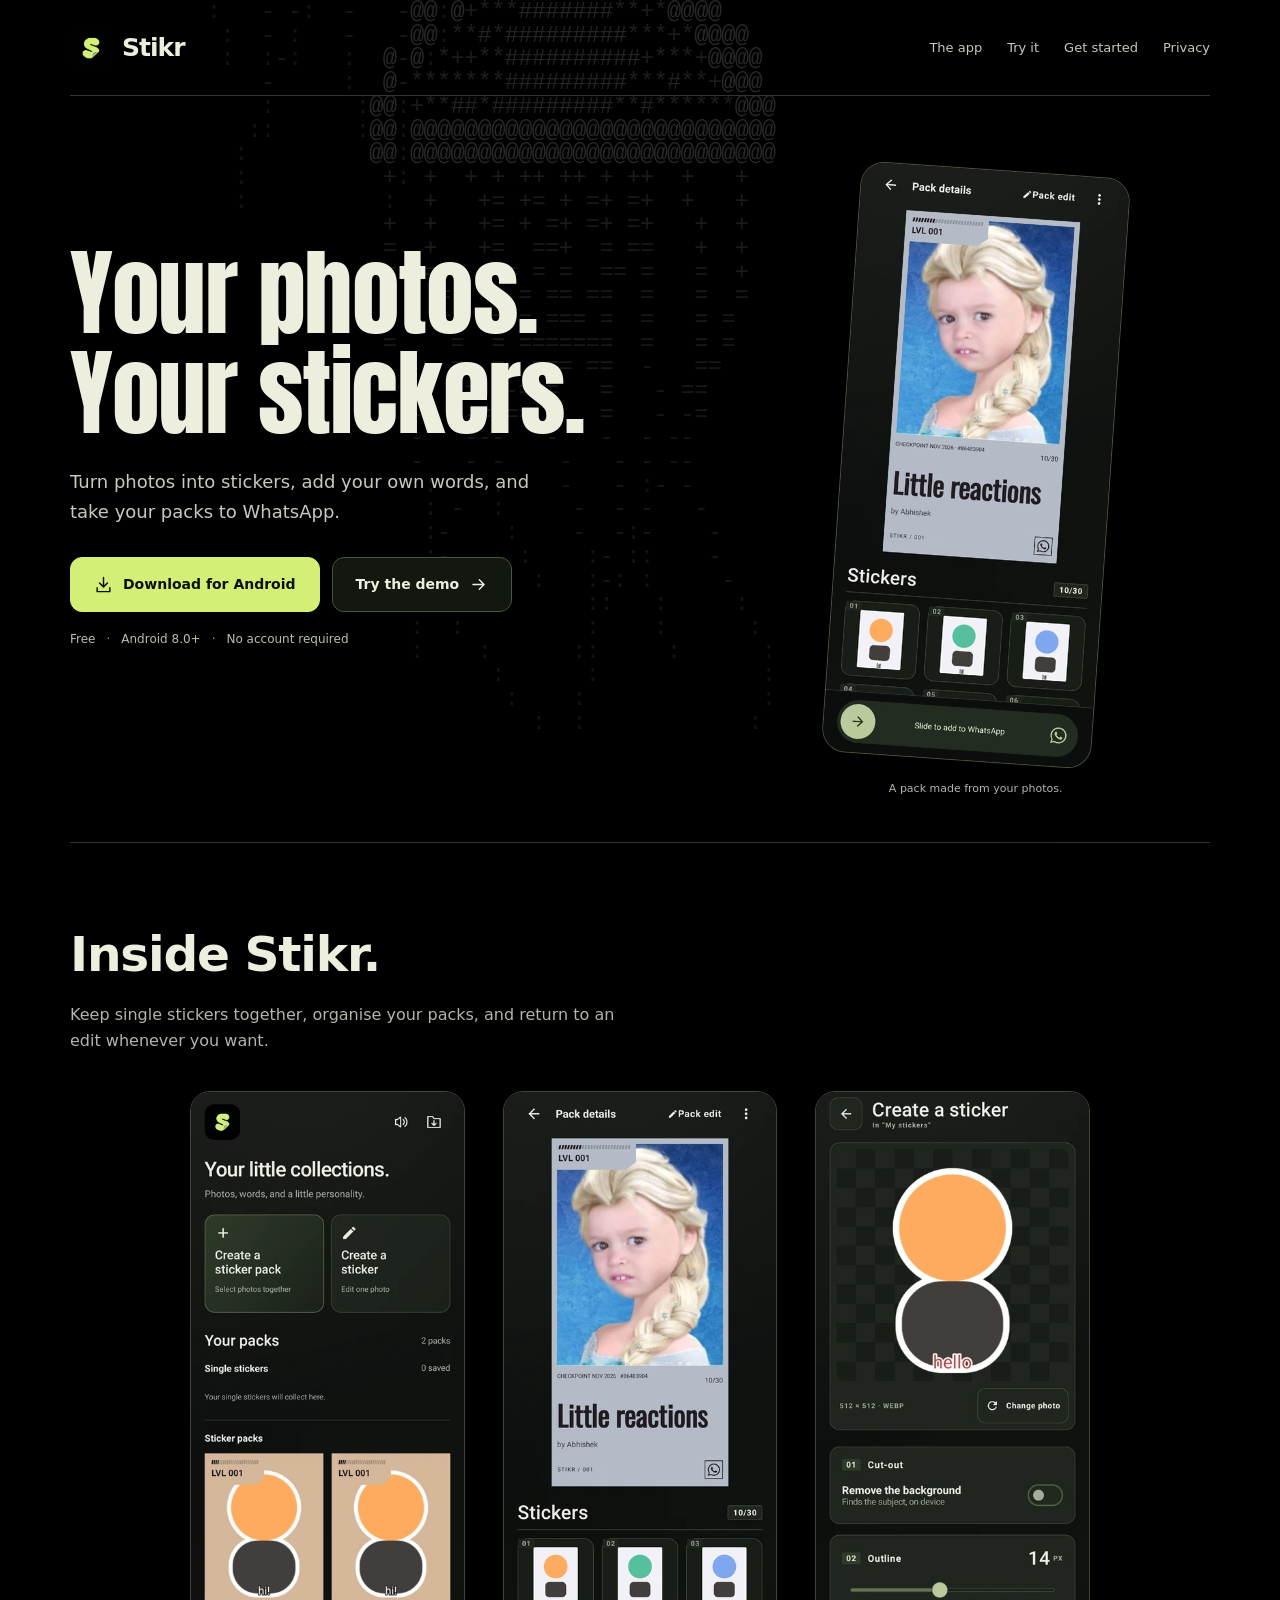
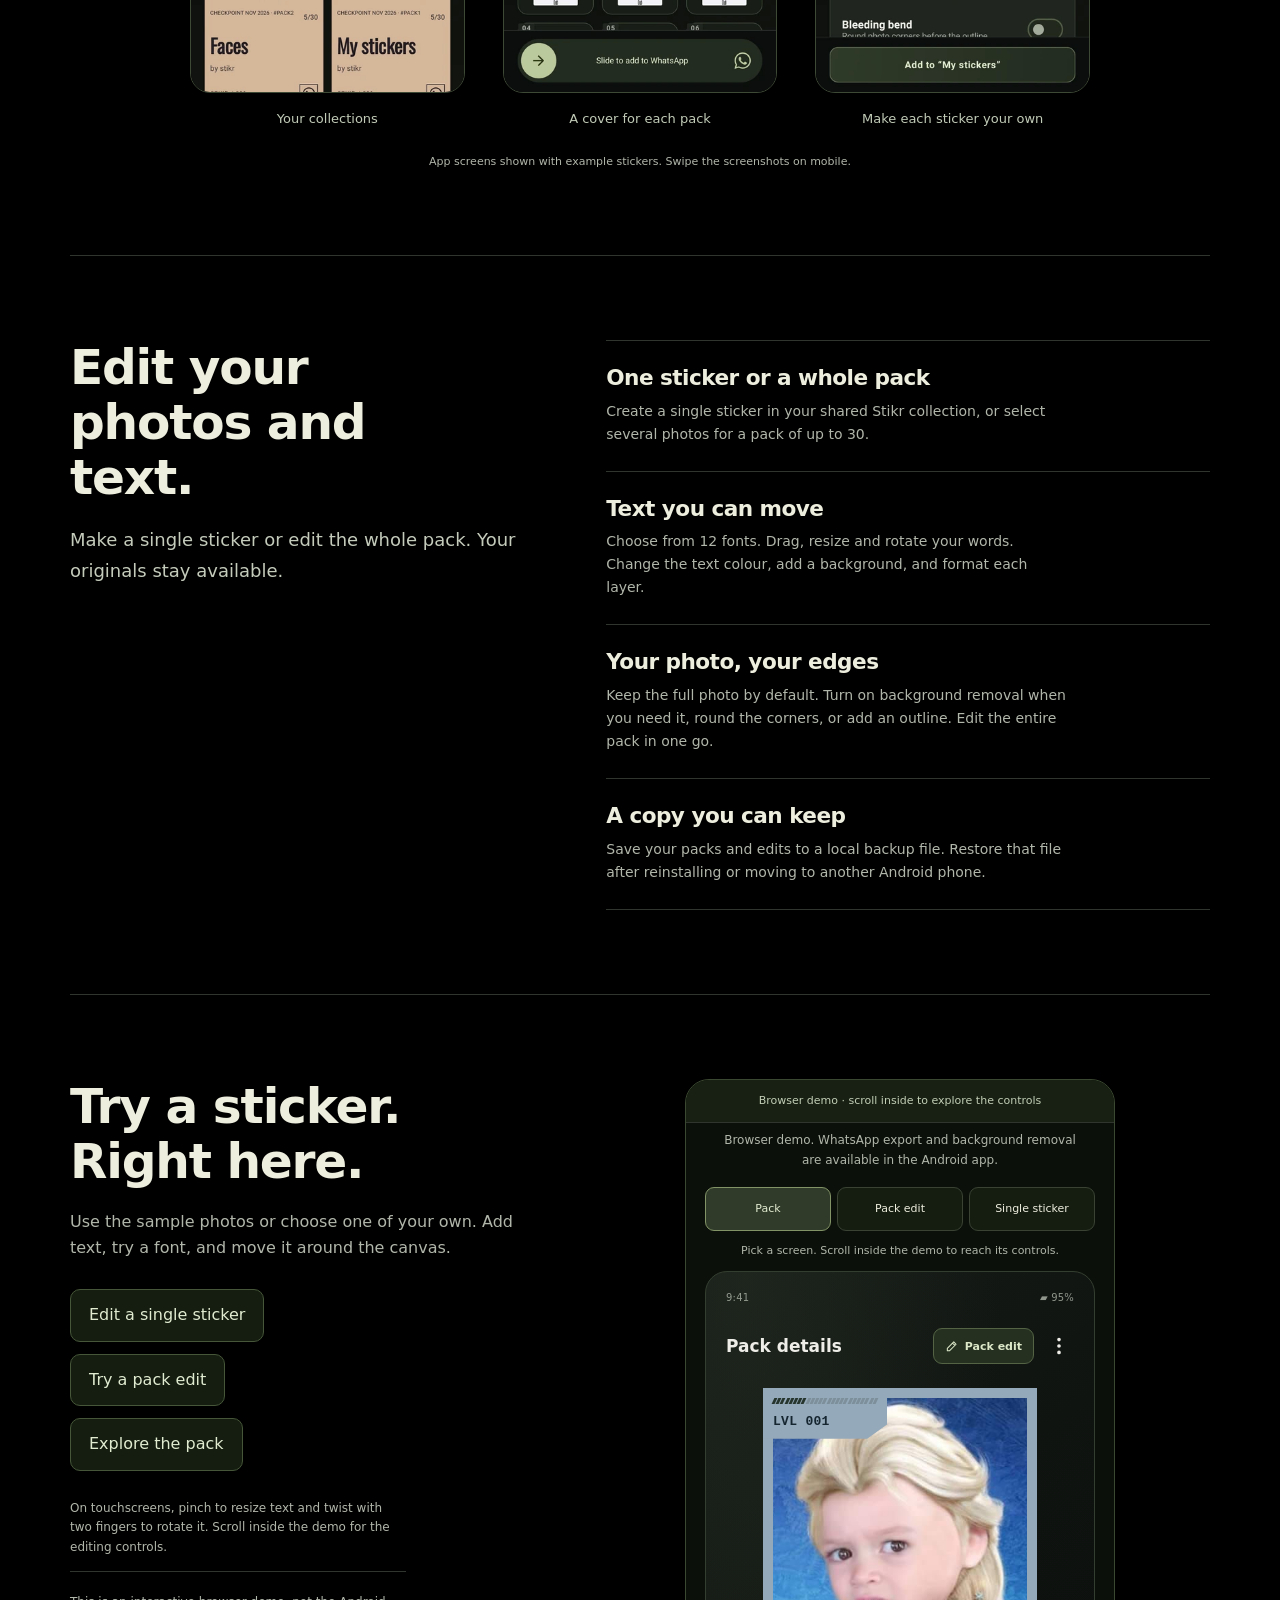
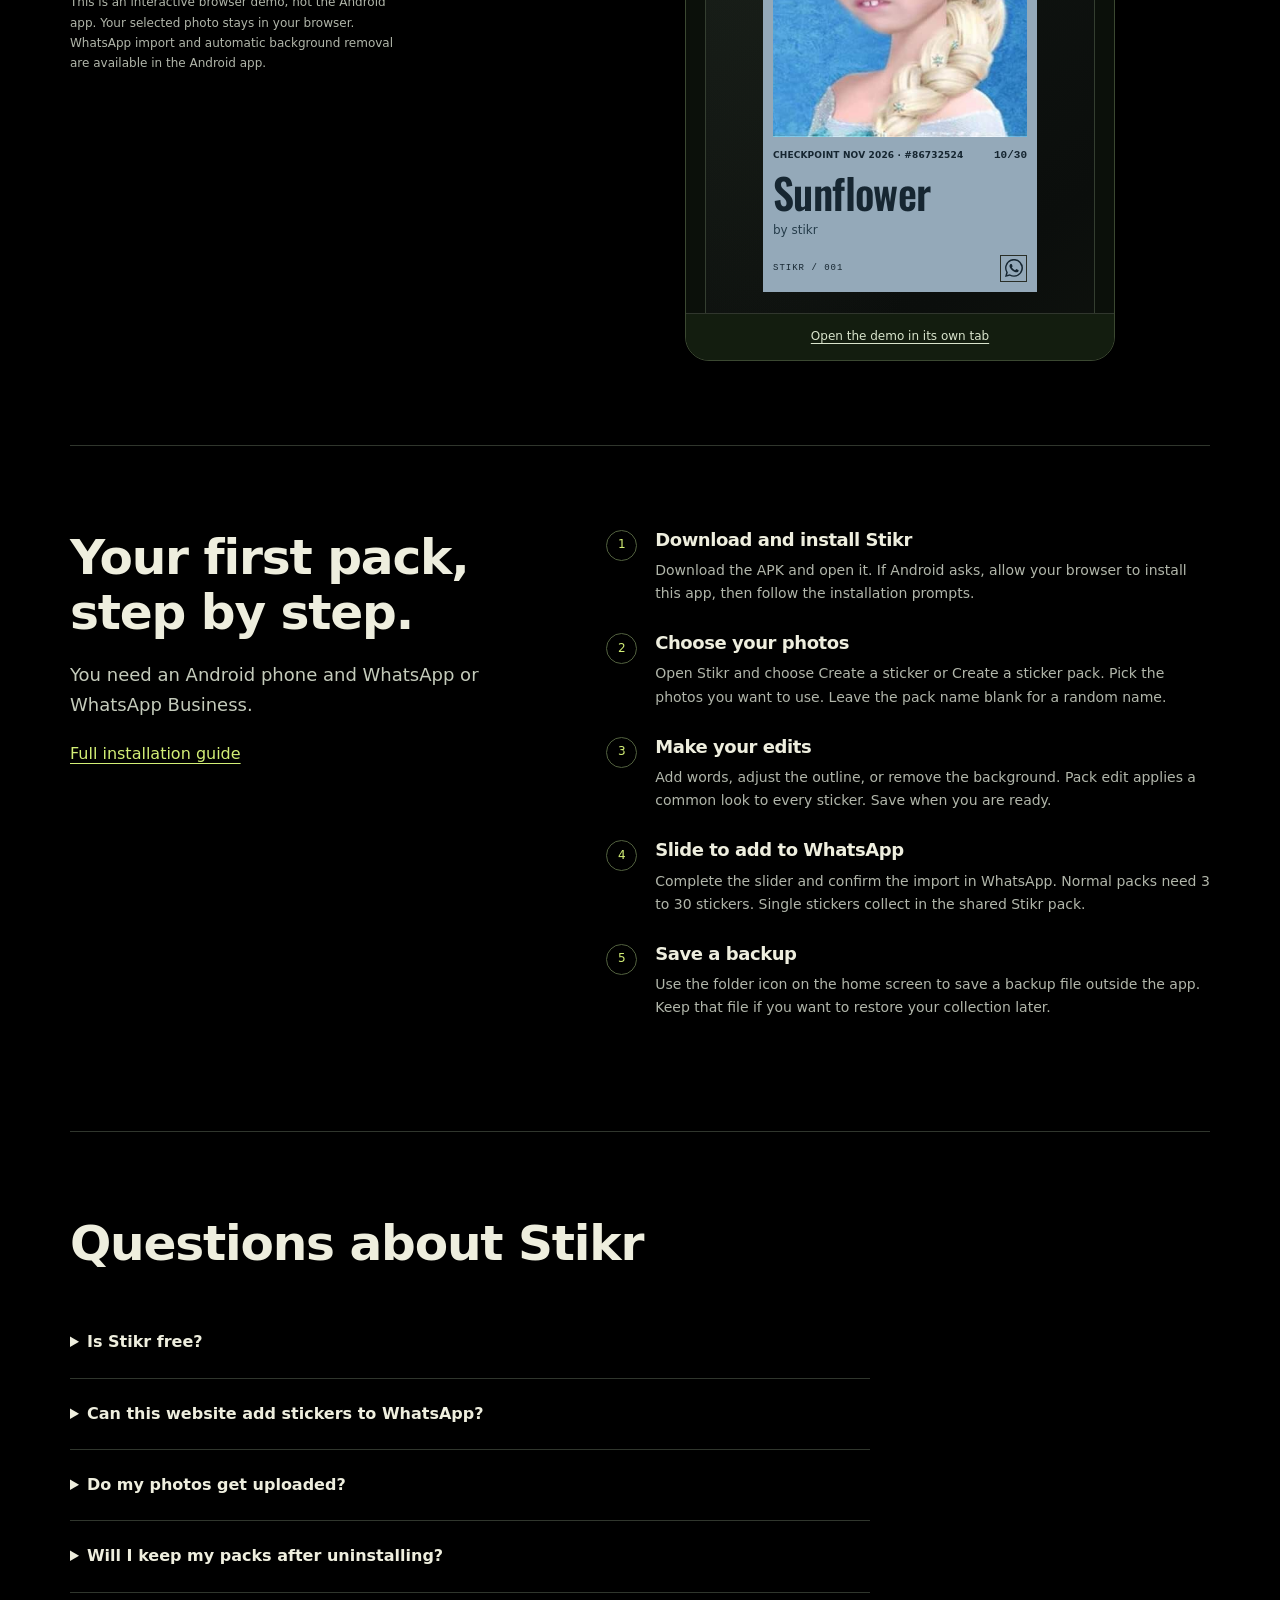
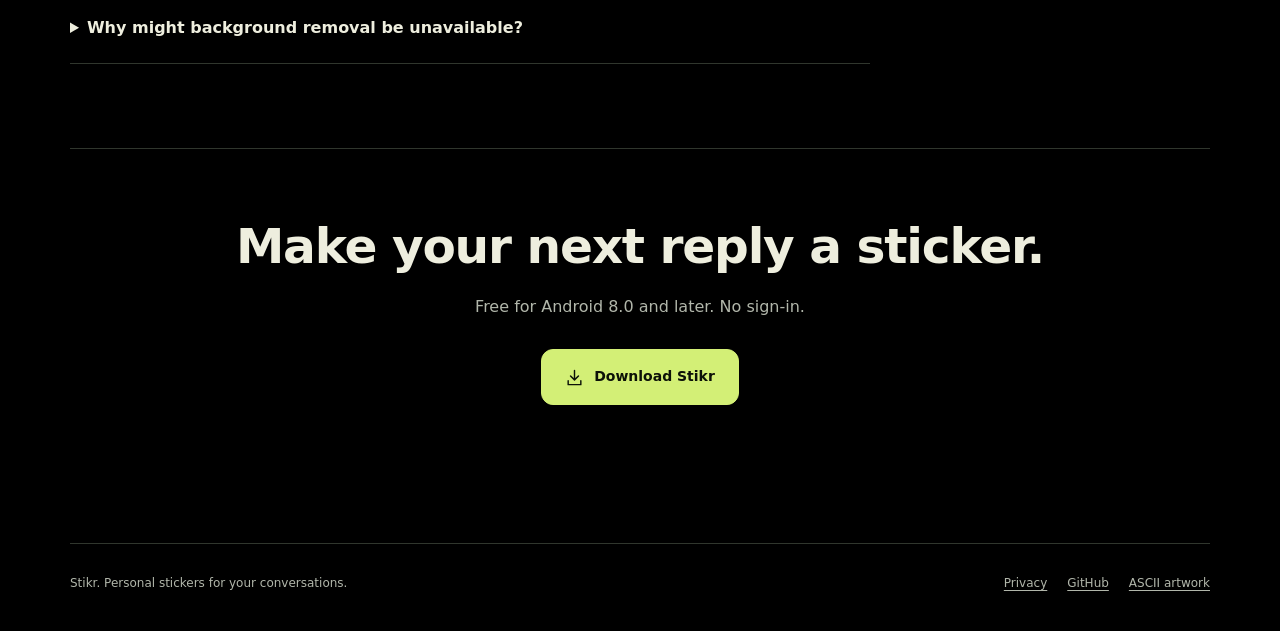
<file: docs/site/index.html>
<!doctype html>
<html lang="en">
<head>
<meta charset="utf-8"><meta name="viewport" content="width=device-width,initial-scale=1">
<meta name="description" content="Make stickers from your photos with Stikr for Android. Try the browser demo, explore the app, and download the free APK. No account required.">
<meta name="theme-color" content="#000000"><meta name="color-scheme" content="dark">
<meta property="og:title" content="Stikr · Your photos. Your stickers."><meta property="og:description" content="Create stickers, make them your own, and take your packs to WhatsApp. Free for Android.">
<title>Stikr · Your photos. Your stickers.</title>
<link rel="icon" href="assets/logo.png"><link rel="stylesheet" href="style.css"><script type="module" src="site.js"></script>
</head>
<body class="landing">
<canvas id="jellyfish-background" aria-hidden="true"></canvas>
<a class="skip" href="#main">Skip to content</a>
<header><a class="brand" href="index.html" aria-label="Stikr home"><img src="assets/logo.png" alt="" width="42" height="42">Stikr</a><nav aria-label="Main navigation"><a href="#screens">The app</a><a href="#demo">Try it</a><a href="#guide">Get started</a><a href="privacy.html">Privacy</a></nav></header>
<main id="main" tabindex="-1">
<section class="hero" aria-labelledby="hero-title">
<div class="hero-copy"><h1 id="hero-title">Your photos.<br>Your stickers.</h1><p class="intro">Turn photos into stickers, add your own words, and take your packs to WhatsApp.</p>
<div class="actions" id="hero-actions"><a class="button" href="https://github.com/mrduhlol/stikr/releases/download/app/stikr.apk"><svg viewBox="0 0 24 24" aria-hidden="true"><path d="M12 3v12m-5-5 5 5 5-5M4 16v5h16v-5"/></svg>Download for Android</a><a class="button secondary" href="#demo">Try the demo<svg viewBox="0 0 24 24" aria-hidden="true"><path d="M5 12h14m-6-6 6 6-6 6"/></svg></a></div>
<div class="trustline" aria-label="App requirements"><span>Free</span><span>Android 8.0+</span><span>No account required</span></div>
</div><div class="hero-art"><img class="hero-phone" src="assets/app-pack.webp" alt="Stikr's Android pack screen with a portrait cover, sticker collection and WhatsApp slider" width="400" height="880" fetchpriority="high"><span class="hero-caption">A pack made from your photos.</span></div>
</section>
<section class="section-block" id="screens" aria-labelledby="screens-title"><div class="section-heading"><h2 id="screens-title">Inside Stikr.</h2><p>Keep single stickers together, organise your packs, and return to an edit whenever you want.</p></div>
<div class="screenshot-strip" tabindex="0" aria-label="App screenshots. Swipe or scroll to see all three.">
<figure class="screen"><img src="assets/app-home.webp" alt="Stikr home screen with separate actions for creating a sticker and a pack" width="400" height="880" loading="lazy"><figcaption>Your collections</figcaption></figure>
<figure class="screen"><img src="assets/app-pack.webp" alt="Stikr pack details with a large cover, author name and sticker count" width="400" height="880" loading="lazy"><figcaption>A cover for each pack</figcaption></figure>
<figure class="screen"><img src="assets/app-editor.webp" alt="The Android sticker editor showing a photo, optional cut-out and outline controls" width="400" height="880" loading="lazy"><figcaption>Make each sticker your own</figcaption></figure></div><p class="screen-note">App screens shown with example stickers. Swipe the screenshots on mobile.</p>
</section>
<section class="section-block feature-layout" id="features" aria-labelledby="features-title"><div><h2 id="features-title">Edit your photos and text.</h2><p class="intro">Make a single sticker or edit the whole pack. Your originals stay available.</p></div><div class="feature-rows">
<article class="feature-row"><h3>One sticker or a whole pack</h3><p>Create a single sticker in your shared Stikr collection, or select several photos for a pack of up to 30.</p></article>
<article class="feature-row"><h3>Text you can move</h3><p>Choose from 12 fonts. Drag, resize and rotate your words. Change the text colour, add a background, and format each layer.</p></article>
<article class="feature-row"><h3>Your photo, your edges</h3><p>Keep the full photo by default. Turn on background removal when you need it, round the corners, or add an outline. Edit the entire pack in one go.</p></article>
<article class="feature-row"><h3>A copy you can keep</h3><p>Save your packs and edits to a local backup file. Restore that file after reinstalling or moving to another Android phone.</p></article>
</div></section>
<section class="section-block demo-layout" id="demo" aria-labelledby="demo-title"><div class="demo-copy"><h2 id="demo-title">Try a sticker.<br>Right here.</h2><p>Use the sample photos or choose one of your own. Add text, try a font, and move it around the canvas.</p><div class="demo-actions"><button type="button" data-demo-tab="text">Edit a single sticker</button><button type="button" data-demo-tab="edit">Try a pack edit</button><button type="button" data-demo-tab="pack">Explore the pack</button></div><p class="small">On touchscreens, pinch to resize text and twist with two fingers to rotate it. Scroll inside the demo for the editing controls.</p><p class="demo-boundary">This is an interactive browser demo, not the Android app. Your selected photo stays in your browser. WhatsApp import and automatic background removal are available in the Android app.</p></div>
<div class="demo-stage"><p class="demo-frame-label" id="demo-frame-help">Browser demo · scroll inside to explore the controls</p><iframe id="app-demo" aria-describedby="demo-frame-help" src="demo.html" title="Interactive Stikr browser demo" loading="lazy" referrerpolicy="no-referrer"></iframe><a class="demo-link" href="demo.html" target="_blank" rel="noopener">Open the demo in its own tab</a></div>
</section>
<section class="section-block guide-layout" id="guide" aria-labelledby="guide-title"><div><h2 id="guide-title">Your first pack,<br>step by step.</h2><p class="intro">You need an Android phone and WhatsApp or WhatsApp Business.</p><a href="install.html">Full installation guide</a></div><ol class="steps">
<li><h3>Download and install Stikr</h3><p>Download the APK and open it. If Android asks, allow your browser to install this app, then follow the installation prompts.</p></li>
<li><h3>Choose your photos</h3><p>Open Stikr and choose Create a sticker or Create a sticker pack. Pick the photos you want to use. Leave the pack name blank for a random name.</p></li>
<li><h3>Make your edits</h3><p>Add words, adjust the outline, or remove the background. Pack edit applies a common look to every sticker. Save when you are ready.</p></li>
<li><h3>Slide to add to WhatsApp</h3><p>Complete the slider and confirm the import in WhatsApp. Normal packs need 3 to 30 stickers. Single stickers collect in the shared Stikr pack.</p></li>
<li><h3>Save a backup</h3><p>Use the folder icon on the home screen to save a backup file outside the app. Keep that file if you want to restore your collection later.</p></li>
</ol></section>
<section class="section-block" aria-labelledby="faq-title"><div class="section-heading"><h2 id="faq-title">Questions about Stikr</h2></div><div class="faq">
<details><summary>Is Stikr free?</summary><p>Yes. The Android app is free and does not require an account. Download the signed APK using the button on this page.</p></details>
<details><summary>Can this website add stickers to WhatsApp?</summary><p>The browser demo lets you try the editing controls. Install the Android app to import sticker packs into WhatsApp or WhatsApp Business.</p></details>
<details><summary>Do my photos get uploaded?</summary><p>Stikr processes photos on your phone. The browser demo also keeps the photo you select in your browser. Neither sends that photo to a server.</p></details>
<details><summary>Will I keep my packs after uninstalling?</summary><p>Uninstalling removes the app's private data. Save a local backup file outside the app first. Reinstall Stikr and use Restore from file to recover it. Installing an update over the existing app keeps your packs.</p></details>
<details><summary>Why might background removal be unavailable?</summary><p>Automatic cut-out needs Google Play services and its on-device model. If it is unavailable, keep the full photo. The browser demo does not run this Android feature.</p></details>
</div></section>
<section class="final-download" aria-labelledby="download-title"><h2 id="download-title">Make your next reply a sticker.</h2><p>Free for Android 8.0 and later. No sign-in.</p><div class="actions"><a class="button" href="https://github.com/mrduhlol/stikr/releases/download/app/stikr.apk"><svg viewBox="0 0 24 24" aria-hidden="true"><path d="M12 3v12m-5-5 5 5 5-5M4 16v5h16v-5"/></svg>Download Stikr</a></div></section>
</main>
<footer><p>Stikr. Personal stickers for your conversations.</p><div><a href="privacy.html">Privacy</a><a href="https://github.com/mrduhlol/stikr">GitHub</a><a href="https://www.ascii-magic.com/ascii/jellyfish">ASCII artwork</a></div></footer>
<a class="button sticky-download" href="https://github.com/mrduhlol/stikr/releases/download/app/stikr.apk">Download for Android<svg viewBox="0 0 24 24" aria-hidden="true"><path d="M12 3v12m-5-5 5 5 5-5M4 16v5h16v-5"/></svg></a>
</body></html>
</file>
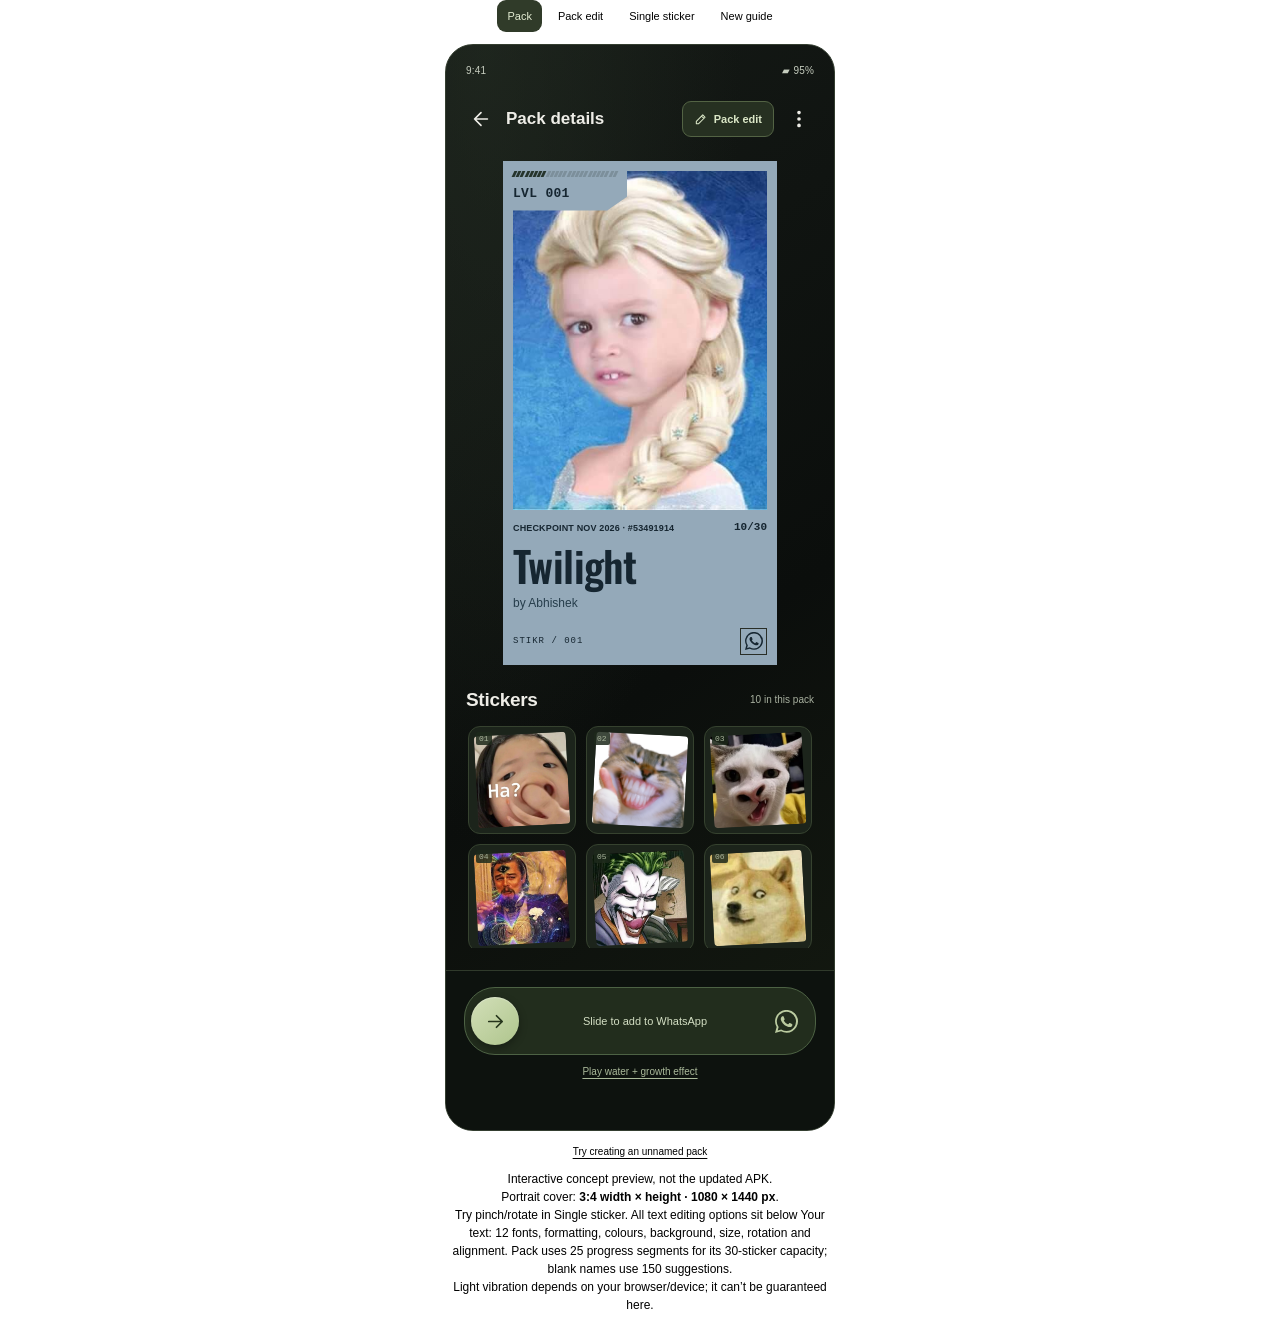
<file: docs/mockups/pack-refresh-preview.html>
<!doctype html><html><head><meta charset="utf-8"><meta name="viewport" content="width=device-width,initial-scale=1"><style>
@font-face{font-family:Oswald;src:url([data-uri]) format('truetype');font-weight:200 700;font-display:swap}
*{box-sizing:border-box}html,body{margin:0;background:transparent;color:var(--foreground);font-family:var(--font-sans,Arial,sans-serif)}button,input{font:inherit}button{cursor:pointer}button:focus-visible,input:focus-visible{outline:2px solid #b7c795;outline-offset:3px}.nav{display:flex;gap:7px;justify-content:center;margin:0 0 12px}.nav button{border:1px solid var(--border);border-radius:9px;background:var(--secondary);color:var(--foreground);padding:10px 12px;font-size:12px}.nav button[aria-selected=true]{background:#303b29;border-color:#829366;color:#e3ecd2}.note{color:var(--muted-foreground);font-size:12px;line-height:1.5;text-align:center;max-width:390px;margin:12px auto}.phone{--radius:28px;--ink:#eeede7;--quiet:#a8b09f;--edge:#394233;max-width:390px;margin:auto;background:radial-gradient(ellipse at 10% 0%,#29332777,transparent 52%),linear-gradient(145deg,#151a16,#0b0e0c 58%,#151b11);color:var(--ink);border:1px solid #343e30;border-radius:var(--radius);overflow:hidden}.page{min-height:830px;display:flex;flex-direction:column;padding:20px 20px 0}[hidden]{display:none!important}.status{display:flex;justify-content:space-between;font-size:10px;color:#c6cdbf;letter-spacing:.2px;margin-bottom:25px}.top{display:flex;align-items:center;gap:10px;margin-bottom:24px}.top strong{font-size:17px;font-weight:600;flex:1}.icon{border:0;background:transparent;color:var(--ink);width:30px;height:36px;display:grid;place-items:center;padding:0}svg.line{width:22px;height:22px;fill:none;stroke:currentColor;stroke-width:1.8;stroke-linecap:round;stroke-linejoin:round}.smallbtn{background:#263021;color:#dbe7c7;border:1px solid #536344;border-radius:9px;padding:10px 11px;font-size:11px;font-weight:600;display:flex;gap:6px;align-items:center}.smallbtn svg{width:14px;height:14px}.card{--tint:#94a9b9;position:relative;width:100%;max-width:274px;margin:0 auto 24px;background:var(--tint);color:#162631;padding:10px}.portrait{position:relative;aspect-ratio:3/4;overflow:hidden;background:#777c72}.portrait img{position:absolute;width:203.39%;max-width:none;height:auto;left:-51.695%;top:0;transform:translateY(-18.625%)}.level{position:absolute;left:0;top:0;z-index:2;background:var(--tint);width:108px;clip-path:polygon(0 0,100% 0,100% 73%,84% 100%,0 100%);padding:11px 14px 8px 10px}.levelbar{height:5px;width:65px;background:repeating-linear-gradient(115deg,#262a25 0 3px,transparent 3px 5px);margin-bottom:3px}.level span{font:9px/1.3 ui-monospace,monospace;font-weight:600;letter-spacing:.2px}.meta{display:flex;align-items:center;justify-content:space-between;gap:8px;margin:12px 0 9px}.meta .checkpoint{font-size:9px;line-height:1.4;letter-spacing:.15px;font-weight:650;white-space:nowrap}.count{font:11px/1 ui-monospace,monospace;white-space:nowrap;font-weight:650}.packname{font-family:Oswald,sans-serif;font-size:30px;font-weight:550;line-height:1.08;letter-spacing:-.4px;margin:0}.author{font-size:12px;line-height:1.4;margin:5px 0 0;font-weight:500;color:#263d4b}.cardfoot{display:flex;justify-content:space-between;align-items:center;margin-top:18px;font:9px ui-monospace,monospace;letter-spacing:1px}.wab{border:1.5px solid #292e27;width:27px;height:27px;display:grid;place-items:center}.wa{width:18px;height:18px;fill:currentColor}.sectionhead{display:flex;align-items:center;justify-content:space-between;margin:0 0 13px}.sectionhead h2{font-size:19px;font-weight:600;letter-spacing:-.3px;margin:0}.sectionhead span{font-size:10px;color:var(--quiet)}.tiles{display:grid;grid-template-columns:repeat(3,1fr);gap:10px;margin-bottom:22px}.tile{position:relative;aspect-ratio:1;background:#1c241b;border:1px solid #36422f;border-radius:12px;display:grid;place-items:center;padding:9px}.tile .portrait{width:77%;aspect-ratio:1;transform:rotate(-3deg)}.tile:nth-child(2) .portrait{transform:rotate(3deg)}.tile span.num{position:absolute;top:5px;left:7px;color:#a9b59c;font:8px ui-monospace,monospace}.word{font-family:Oswald,sans-serif;font-size:24px;letter-spacing:-.5px;color:#e9e5d5;transform:rotate(-6deg)}.word.pink{color:#e7afbd}.word.small{font-size:16px;text-align:center;line-height:1.1}.tile.outlined .portrait{outline:3px solid #fff;border-radius:3px}.export{margin-top:auto;margin-left:-20px;margin-right:-20px;padding:16px 18px 22px;border-top:1px solid #303a2b;background:#0d120e}.slider{height:60px;position:relative;border-radius:31px;background:#222d1d;border:1px solid #435237;overflow:hidden;touch-action:none;user-select:none;cursor:grab}.slider canvas{position:absolute;inset:0;width:100%;height:100%;pointer-events:none}.slidelabel{position:absolute;inset:0;display:grid;place-items:center;font-size:11px;color:#d3dec3;padding-left:32px;padding-right:28px;pointer-events:none}.slider .wa{position:absolute;right:17px;top:18px;width:23px;height:23px;color:#bbcba0}.knob{position:absolute;left:5px;top:5px;width:48px;height:48px;border-radius:50%;background:#c0d19e;color:#25341b;display:grid;place-items:center;box-shadow:0 2px 8px #0004;will-change:transform;pointer-events:none}.knob svg{width:23px;height:23px}.demo{display:block;margin:10px auto 0;background:none;border:0;color:#aab99a;font-size:10px;text-decoration:underline;text-underline-offset:3px}.toast{font-size:11px;color:#d9e5ca;text-align:center;min-height:16px;margin:7px 0}.editheading{margin:0 0 6px;font-size:27px;line-height:1.1;font-weight:600;letter-spacing:-.6px}.quiet{color:var(--quiet);font-size:12px;line-height:1.6;margin:0}.editart{display:flex;justify-content:center;gap:10px;margin:22px 0;align-items:center}.editart .tile{width:76px;padding:7px}.editart .tile.main{width:105px}.editart .tile:first-child{transform:rotate(-7deg)}.editart .tile:last-child{transform:rotate(7deg)}.controls{border-top:1px solid #34412c}.setting{display:flex;justify-content:space-between;align-items:center;padding:15px 0;border-bottom:1px solid #2b3526;gap:10px}.setting strong{display:block;font-size:13px;font-weight:550;margin-bottom:4px}.setting small{display:block;color:var(--quiet);font-size:10px;line-height:1.5}.toggle{position:relative;width:43px;height:26px;flex:0 0 43px}.toggle input{position:absolute;opacity:0;inset:0;width:100%;height:100%;margin:0;cursor:pointer}.toggle span{display:block;position:absolute;inset:0;pointer-events:none;border-radius:18px;background:#252d21;border:1px solid #536245}.toggle span:before{content:'';position:absolute;left:4px;top:4px;width:16px;height:16px;border-radius:50%;background:#a2b08e;transition:transform .18s}.toggle input:checked+span{background:#536c39}.toggle input:checked+span:before{transform:translateX(17px);background:#d8e7bc}.toggle input:focus-visible+span{outline:2px solid #c1d3a0;outline-offset:3px}.field{display:block;margin-top:20px;font-size:11px;color:var(--quiet)}.field input{display:block;width:100%;padding:13px 12px;margin-top:8px;border:1px solid #3b4930;border-radius:9px;background:#10170e;color:var(--ink);font-size:12px}.fontrow{display:flex;gap:7px;margin:12px 0 18px}.fontrow button{flex:1;border:1px solid #3d4933;background:#1c2419;color:#dce3d4;border-radius:8px;height:42px;font-size:12px}.fontrow button:first-child{font-family:Oswald,sans-serif;background:#34462a;border-color:#7e9364}.apply{display:block;width:100%;border:1px solid #748861;border-radius:12px;background:linear-gradient(140deg,#34462a,#26331f);color:#e0ebd0;font-size:13px;font-weight:600;padding:16px}.editfooter{margin-top:auto;padding:18px 0 22px}.fitnote{padding:11px 0;color:#aebb9f;font-size:10px;line-height:1.6}.guide .top{justify-content:space-between}.brand{width:43px;height:43px}.guidecount{font:10px ui-monospace,monospace;letter-spacing:1px;color:#9ead91}.guideart{height:290px;position:relative;display:flex;align-items:center;justify-content:center;margin:5px 0 24px}.polaroid{position:absolute;width:175px;height:235px;padding:8px;background:#96978a;transform:rotate(-11deg);box-shadow:0 12px 28px #0005}.polaroid .portrait{width:100%;height:100%;aspect-ratio:auto}.reaction{position:absolute;right:15px;bottom:5px;background:#d1d4be;color:#1d291a;font:32px/1 Oswald,sans-serif;padding:12px 20px;transform:rotate(7deg);box-shadow:0 8px 25px #0004}.labelnote{position:absolute;left:3px;top:26px;font-size:9px;letter-spacing:.4px;padding:7px 10px;background:#263221;border:1px solid #526344;border-radius:20px;color:#c7d6b7}.guide h1{font-size:32px;font-weight:600;line-height:1.08;letter-spacing:-1px;margin:0 0 16px;max-width:290px}.guide p.copy{font-size:13px;line-height:1.65;max-width:290px;margin:0;color:#a9b59e}.guidefoot{margin-top:auto;padding:30px 0 26px}.dots{display:flex;gap:6px;margin-bottom:25px}.dots i{height:3px;width:21px;background:#39432f;border-radius:2px}.dots i.active{width:39px;background:#bacd98}.guidebuttons{display:flex;align-items:center;gap:20px}.skip{background:none;border:0;color:#a4b095;font-size:12px;padding:14px 0;min-width:48px}.guidebuttons .apply{flex:1}.stackgrid{display:grid;grid-template-columns:repeat(3,70px);gap:10px;transform:rotate(-5deg)}.stackgrid .tile{height:80px;aspect-ratio:auto}.artpill{position:absolute;bottom:5px;background:#c0ceaa;color:#1d2a17;padding:10px 16px;border-radius:10px;font-size:12px;font-weight:600;box-shadow:0 8px 25px #0005}.chatdemo{width:100%;align-self:stretch;padding:35px 12px}.bubble{background:#26351f;padding:12px 16px;border-radius:14px 14px 3px 14px;margin-left:auto;width:max-content;max-width:90%;font-size:12px;color:#dbe8ca}.chatphoto{width:130px;margin:15px auto 0 20px;transform:rotate(-7deg);border-radius:13px;overflow:hidden}.sent{font-size:9px;color:#9cad8f;margin:8px 18px}.screenfoot{height:4px;width:96px;background:#9aa68d;border-radius:4px;margin:0 auto 10px;opacity:.4} @media(prefers-reduced-motion:reduce){*{scroll-behavior:auto!important;transition:none!important}}
.gallerymock{width:245px;padding:15px;background:#1b2519;border:1px solid #495a3b;border-radius:16px;transform:rotate(-5deg);box-shadow:0 14px 30px #0005}.gallerytitle{font-size:12px;font-weight:600;margin-bottom:15px}.gallerygrid{display:grid;grid-template-columns:repeat(3,1fr);gap:8px}.gallerygrid .portrait{border-radius:5px;opacity:.6}.gallerygrid .portrait:first-child{opacity:1;outline:2px solid #b2c88d;outline-offset:2px}.galleryfooter{display:flex;justify-content:space-between;margin-top:16px;color:#b9c9a4;font-size:10px}.resultsticker{position:absolute;right:8px;bottom:8px;width:91px;transform:rotate(9deg);box-shadow:0 8px 24px #0007}.resultsticker .portrait{border-radius:8px}.picked{position:absolute;left:8px;bottom:21px;background:#c6d4ad;padding:8px 11px;color:#24331b;border-radius:8px;font-size:10px;font-weight:600}.portrait img{position:static;width:100%;height:100%;max-width:none;object-fit:cover;object-position:center;transform:none}.portrait{isolation:isolate}.card>.portrait{aspect-ratio:3/4}.tiles{max-height:224px;overflow:auto;scrollbar-width:thin;scrollbar-color:#46593b transparent;padding:2px}.tiles .tile{padding:7px}.tiles .portrait,.editart .portrait,.stackgrid .portrait{width:100%;height:100%;aspect-ratio:auto;border-radius:4px}.tiles .num{z-index:2;background:#1d291bd9;border-radius:2px;padding:2px 3px;left:5px;top:5px}.slider{height:68px;border-color:#4d6244;transition:border-color .2s,box-shadow .2s}.slider.charged{border-color:#9ebf89;box-shadow:inset 0 0 16px #a9d1a714}.knob{left:6px;top:9px;transform-origin:50% 50%;background:linear-gradient(140deg,#d2dfb8,#afc58d);box-shadow:0 3px 9px #0005,inset 0 1px 1px #fff5}.slider .wa{top:22px}.slidelabel{padding-left:35px;padding-right:25px;white-space:nowrap;transition:none}.slidelabel.wet{color:#bdd8c8;opacity:.42;filter:blur(.65px);text-shadow:0 1px 2px #bfdfd344;clip-path:inset(0 100% 0 0);pointer-events:none}.guideart{height:389px;margin-bottom:24px}.guidecard{width:220px;transform:rotate(-4deg);filter:drop-shadow(0 12px 18px #0006)}.guidecard .card{width:220px;margin:0;padding:8px}.guidecard .packname{font-size:25px;margin:0;line-height:1.08;letter-spacing:-.4px}.guidecard .author{font-size:10px}.guidecard .meta{margin:9px 0 7px;gap:4px}.guidecard .checkpoint{font-size:7px}.guidecard .count{font-size:9px}.guidecard .cardfoot{font-size:7px;margin-top:13px}.guidecard .wab{width:23px;height:23px}.guidecard .wa{width:16px;height:16px}.guidecard .level{width:91px;padding:8px 10px 6px}.guidecard .levelbar{width:55px;height:4px}.guidecard .level span{font-size:8px}.guidecard .card>.portrait{aspect-ratio:3/4}.guideaccent{position:absolute;right:4px;bottom:8px;width:70px;height:88px;transform:rotate(10deg);border-radius:8px;overflow:hidden;box-shadow:0 8px 18px #0006}.guideaccent img{width:100%;height:100%;object-fit:cover}.guide .page{min-height:900px}.guide .stackgrid{grid-template-columns:repeat(3,76px);gap:9px;transform:rotate(-4deg)}.guide .stackgrid .tile{height:98px;padding:5px}.chatphoto{margin:17px auto 0 14px;width:123px}.chatphoto .portrait{aspect-ratio:1}.chatphoto.second{width:93px;margin:-20px 12px 0 auto;transform:rotate(7deg)}.chatdemo{padding-top:0}.guideart:has(.chatdemo){align-items:center}.hapticnote{font-size:11px;color:var(--muted-foreground);line-height:1.5}.editart .tile{width:24%}.editart .tile.main{width:34%}.field input::placeholder{color:#95a18a;opacity:1}
@font-face{font-family:Anton;src:url('../../app/src/main/res/font/anton_regular.ttf')}@font-face{font-family:Caveat;src:url('../../app/src/main/res/font/caveat_regular.ttf')}@font-face{font-family:Pacifico;src:url('../../app/src/main/res/font/pacifico_regular.ttf')}
.nav{flex-wrap:wrap;gap:6px}.nav button{font-size:11px;padding:10px}.text-editor{padding-bottom:22px}.text-editor .top{margin-bottom:14px}.text-editor .top .smallbtn{min-height:38px}.textcanvas{position:relative;aspect-ratio:1;width:100%;overflow:hidden;border:1px solid #3d4936;border-radius:12px;background:repeating-conic-gradient(#20281d 0% 25%,#192016 0% 50%) 0/18px 18px;touch-action:none}.textcanvas>img{width:100%;height:100%;object-fit:contain;position:absolute;inset:0;pointer-events:none}.text-host{position:absolute;inset:0;pointer-events:none}.text-layer{position:absolute;transform:translate(-50%,-50%);padding:4px 7px;white-space:pre-wrap;line-height:1.1;max-width:90%;width:max-content;border-radius:5px;outline:1px solid transparent;outline-offset:4px;cursor:move;user-select:none;touch-action:none;pointer-events:auto}.text-layer.selected{outline-color:#d0dfb7}.text-layer.selected:after{content:'Drag';position:absolute;right:0;top:-20px;font:9px Arial,sans-serif;letter-spacing:0;background:#cfdeb7;color:#24321b;padding:3px 5px;border-radius:3px}.snap-v,.snap-h{position:absolute;background:#d0e2b67a;pointer-events:none;display:none}.snap-v{top:0;bottom:0;left:50%;width:1px}.snap-h{left:0;right:0;top:50%;height:1px}.textcanvas.snapx .snap-v,.textcanvas.snapy .snap-h{display:block}.canvashelp{font-size:10px;line-height:1.5;color:#b1bda5;margin:10px 0 12px}.layer-tools{display:flex;gap:7px;margin-bottom:10px}.layer-tools button{min-height:44px}.layer-tools .smallbtn:first-child{flex:1;justify-content:center}.layer-tools .icon{width:44px;height:44px;border:1px solid #455338;border-radius:9px}.layer-tools button:disabled{opacity:.35;cursor:default}.layerchips{display:flex;gap:6px;overflow:auto;margin-bottom:16px;scrollbar-width:thin}.layerchips button{flex:0 0 auto;max-width:130px;overflow:hidden;text-overflow:ellipsis;white-space:nowrap;font-size:10px;padding:9px 10px;border:1px solid #3b4a31;border-radius:7px;background:#182014;color:#c6d3ba}.layerchips button[aria-pressed=true]{background:#33462a;border-color:#9db67f;color:#e5efd7}.textsettings label.field{margin-top:13px}.textsettings textarea,.textsettings select{width:100%;margin-top:7px;background:#10170e;color:#e9efdf;border:1px solid #425135;border-radius:9px;padding:11px 12px;font:12px/1.5 Arial,sans-serif}.textsettings textarea{min-height:67px;resize:vertical}.style-pair{display:flex;align-items:flex-end;gap:8px}.style-pair .field{flex:1}.stylebtn{height:42px;width:42px;flex:0 0 42px;background:#1b2516;border:1px solid #465738;border-radius:8px;color:#dce8ce;cursor:pointer}.stylebtn[aria-pressed=true]{background:#405731;border-color:#a2bc80;color:#f0f6e6}.size-label{display:flex;justify-content:space-between;font-size:11px;color:#bac8ad;margin:16px 0 6px}.textsettings input[type=range]{width:100%;accent-color:#b6cd92}.colorlabel{font-size:11px;color:#b5c4a7;margin:15px 0 7px}.colorrow{display:flex;gap:6px;flex-wrap:wrap}.colorrow button,.colorrow input[type=color]{width:42px;height:42px;padding:7px;border:1px solid #3f5033;background:#172013;border-radius:9px;cursor:pointer}.colorrow button[aria-pressed=true]{border-color:#d3e2b9;box-shadow:inset 0 0 0 1px #9cb97a}.colorrow button i{display:block;width:100%;height:100%;border-radius:4px;background:var(--c)}.colorrow input[type=color]{padding:5px}.nonebg{font-size:9px;color:#d5e1c8}.alignrow{display:flex;gap:7px;margin-top:15px}.alignrow button{flex:1;min-height:40px;font-size:11px;background:#1b2516;border:1px solid #465738;border-radius:8px;color:#cbd9bf}.alignrow button[aria-pressed=true]{background:#3b502e;border-color:#98b576}.textsettings[aria-disabled=true]{opacity:.4;pointer-events:none}.text-editor .toast{margin-bottom:0}.text-editor .quiet{font-size:11px;margin-bottom:12px}.name-dialog{max-width:330px;width:calc(100% - 32px);padding:22px;border:1px solid #536644;border-radius:18px;background:#182015;color:#edf2e5}.name-dialog::backdrop{background:#040804b3}.name-dialog h2{font-size:23px;line-height:1.2;margin:0 0 10px}.name-dialog p{color:#b9c8ac;font-size:12px;line-height:1.5}.name-actions{display:flex;gap:9px;margin-top:18px}.name-actions button{flex:1;padding:12px;border-radius:9px;border:1px solid #627a4b;background:#314429;color:#e6f0db}.name-actions button:first-child{background:#1d2918}.levelbar{background:none!important;display:flex;gap:2px}.levelbar{width:72px;gap:.9px}.levelbar i{display:block;flex:1 1 0;min-width:0;height:100%;background:#26352d;transform:skewX(-25deg)}.naming-demo{margin:14px auto 0;color:var(--foreground)}
.single-editor-export{margin:22px -20px -22px;padding:17px 18px 21px;background:#0d140d;border-top:1px solid #38482e;border-radius:0 0 28px 28px}.single-save-help{font-size:10px;line-height:1.6;color:#b0c19d;margin:10px 4px 0;text-align:center}.slider[data-busy=true]{cursor:wait;opacity:.8}.text-editor .top button:disabled{opacity:.4;cursor:wait}.page.text-editor{height:900px;min-height:900px;padding-bottom:0}.single-editor-body{flex:1;min-height:0;overflow-y:auto;scrollbar-width:thin;scrollbar-color:#435338 transparent;padding-right:3px;margin-right:-3px}.text-editor .single-editor-export{flex-shrink:0;margin:0 -20px}.textcanvas{touch-action:pan-y}@font-face{font-family:BebasNeue;src:url('assets/fonts/bebasneue.ttf');}@font-face{font-family:Lobster;src:url('assets/fonts/lobster.ttf');}@font-face{font-family:PlayfairDisplay;src:url('assets/fonts/playfairdisplay.ttf');font-weight:400 900;}@font-face{font-family:Orbitron;src:url('assets/fonts/orbitron.ttf');font-weight:400 900;}@font-face{font-family:Righteous;src:url('assets/fonts/righteous.ttf');}.textcanvas{touch-action:none}.text-layer{max-width:none;overflow:visible;transform-origin:50% 50%;will-change:transform,left,top,font-size}.formatrow{display:flex;gap:7px;margin-top:10px}.formatrow .stylebtn{flex:1;width:auto;height:44px}.angle-actions{display:flex;gap:7px;margin-top:8px}.angle-actions button{flex:1;min-height:40px;font-size:11px;border:1px solid #455a36;border-radius:8px;background:#1b2816;color:#d8e7c9}.textsettings input[type=range]{min-height:38px}.colorrow button,.colorrow input[type=color]{width:44px;height:44px}.colorrow button.nonebg{width:52px;font-size:10px}.gesture-value{font-variant-numeric:tabular-nums}.textsettings select{min-height:44px}.page.text-editor{height:auto;min-height:900px}.single-editor-body{overflow:visible;flex:none}.your-text-panel{padding-bottom:20px;border-bottom:1px solid #394732}.text-options-panel{padding:20px 0 24px}.text-options-panel h3{font-size:17px;margin:0 0 16px;font-weight:600}.text-options-panel>.field:first-of-type{margin-top:0}.text-options-panel .colorlabel{margin-top:22px}.text-options-panel .formatrow{margin-top:8px}.text-options-panel .alignrow{flex-wrap:wrap}.text-options-panel .alignrow button{min-height:44px}.text-editor .single-editor-export{margin-top:auto}.level{width:124px;padding:10px 8px 9px 10px;clip-path:polygon(0 0,100% 0,100% 72%,84% 100%,0 100%)}.levelbar{width:104px;height:6px;gap:1px;margin-bottom:6px}.level span{font-size:13px;line-height:1.2;font-weight:700;letter-spacing:.3px}.packname{font-size:42px;line-height:1.06;letter-spacing:-.6px;overflow-wrap:anywhere;text-wrap:balance}.author{margin-top:7px}.cardfoot{margin-top:16px}</style></head><body><div hidden id="preview-assets"><img id="asset-0" src="assets/preview-cover.jpg" alt=""><img id="asset-1" src="assets/reaction-ha.jpg" alt=""><img id="asset-2" src="assets/reaction-grin.jpg" alt=""><img id="asset-3" src="assets/reaction-shock.jpg" alt=""><img id="asset-4" src="assets/reaction-cosmic.jpg" alt=""><img id="asset-5" src="assets/reaction-joker.jpg" alt=""><img id="asset-6" src="assets/reaction-doge.jpg" alt=""><img id="asset-7" src="assets/reaction-drama.jpg" alt=""><img id="asset-8" src="assets/reaction-hands.jpg" alt=""><img id="asset-9" src="assets/reaction-cat.jpg" alt=""><img id="asset-10" src="assets/reaction-wallet.jpg" alt=""></div>
<nav class="nav" aria-label="Preview screens"><button data-tab="pack" aria-selected="true">Pack</button><button data-tab="edit" aria-selected="false">Pack edit</button><button data-tab="text" aria-selected="false">Single sticker</button><button data-tab="guide" aria-selected="false">New guide</button></nav>
<div class="phone">
<section class="page" id="pack"><div class="status"><span>9:41</span><span>▰ 95%</span></div><div class="top"><button class="icon" aria-label="Back"><svg class="line" viewBox="0 0 24 24"><path d="M19 12H5m7-7-7 7 7 7"/></svg></button><strong>Pack details</strong><button class="smallbtn" onclick="tab('edit')"><svg class="line" viewBox="0 0 24 24"><path d="m4 16 11-11 4 4L8 20H4Zm9-9 4 4"/></svg>Pack edit</button><button class="icon" aria-label="Pack menu" onclick="notice('Cover, title and author remain editable from the pack menu.')"><svg class="line" viewBox="0 0 24 24"><path d="M12 5h.01M12 12h.01M12 19h.01" stroke-width="4"/></svg></button></div>
<article class="card"><div class="portrait"><img src="assets/preview-cover.jpg" alt="First batch photo cropped to a portrait cover"></div><div class="level"><div class="levelbar"></div><span>LVL 001</span></div><div class="meta"><span class="checkpoint">CHECKPOINT NOV 2026 · #86483904</span><span class="count">10/30</span></div><h1 class="packname">My stickers 1</h1><p class="author">by Abhishek</p><div class="cardfoot"><span>STIKR / 001</span><span class="wab"><svg class="wa" viewBox="0 0 24 24" aria-hidden="true"><path d="M20.5 3.5A11.9 11.9 0 0 0 1.7 17.8L0 24l6.3-1.7A12 12 0 0 0 24 11.9a11.8 11.8 0 0 0-3.5-8.4ZM12 21.9a10 10 0 0 1-5.1-1.4l-.4-.2-3.7 1 1-3.6-.3-.4A10 10 0 1 1 12 21.9Zm5.5-7.5c-.3-.1-1.8-.9-2-.9-.3-.1-.5-.1-.7.2l-.9 1.1c-.2.2-.3.2-.6.1a8.2 8.2 0 0 1-4.1-3.6c-.3-.5.3-.5.8-1.4.1-.2.1-.4 0-.6L9.1 7c-.2-.5-.5-.4-.7-.4h-.6c-.2 0-.6.1-.8.4a3.3 3.3 0 0 0-1 2.4c0 1.4 1 2.8 1.2 3 .1.2 2.1 3.3 5.1 4.6 1.9.8 2.7.9 3.6.8.6-.1 1.8-.7 2-1.4.3-.7.3-1.3.2-1.4-.1-.2-.3-.3-.6-.4Z"/></svg></span></div></article>
<div class="sectionhead"><h2>Stickers</h2><span>10 in this pack</span></div><div class="tiles" tabindex="0" aria-label="Sticker examples, scroll for more"><div class="tile"><span class="num">01</span><div class="portrait"><img src="assets/reaction-ha.jpg" alt="Sticker example 1"></div></div><div class="tile"><span class="num">02</span><div class="portrait"><img src="assets/reaction-grin.jpg" alt="Sticker example 2"></div></div><div class="tile"><span class="num">03</span><div class="portrait"><img src="assets/reaction-shock.jpg" alt="Sticker example 3"></div></div><div class="tile"><span class="num">04</span><div class="portrait"><img src="assets/reaction-cosmic.jpg" alt="Sticker example 4"></div></div><div class="tile"><span class="num">05</span><div class="portrait"><img src="assets/reaction-joker.jpg" alt="Sticker example 5"></div></div><div class="tile"><span class="num">06</span><div class="portrait"><img src="assets/reaction-doge.jpg" alt="Sticker example 6"></div></div><div class="tile"><span class="num">07</span><div class="portrait"><img src="assets/reaction-drama.jpg" alt="Sticker example 7"></div></div><div class="tile"><span class="num">08</span><div class="portrait"><img src="assets/reaction-hands.jpg" alt="Sticker example 8"></div></div><div class="tile"><span class="num">09</span><div class="portrait"><img src="assets/reaction-cat.jpg" alt="Sticker example 9"></div></div><div class="tile"><span class="num">10</span><div class="portrait"><img src="assets/reaction-wallet.jpg" alt="Sticker example 10"></div></div></div><div class="export"><div class="slider" id="slider" role="slider" tabindex="0" aria-label="Slide to add to WhatsApp preview" aria-valuemin="0" aria-valuemax="100" aria-valuenow="0"><canvas id="liquid"></canvas><span class="slidelabel dry" id="slidelabel">Slide to add to WhatsApp</span><span class="slidelabel wet" id="wetlabel" aria-hidden="true">Slide to add to WhatsApp</span><svg class="wa" viewBox="0 0 24 24" aria-hidden="true"><path d="M20.5 3.5A11.9 11.9 0 0 0 1.7 17.8L0 24l6.3-1.7A12 12 0 0 0 24 11.9a11.8 11.8 0 0 0-3.5-8.4ZM12 21.9a10 10 0 0 1-5.1-1.4l-.4-.2-3.7 1 1-3.6-.3-.4A10 10 0 1 1 12 21.9Zm5.5-7.5c-.3-.1-1.8-.9-2-.9-.3-.1-.5-.1-.7.2l-.9 1.1c-.2.2-.3.2-.6.1a8.2 8.2 0 0 1-4.1-3.6c-.3-.5.3-.5.8-1.4.1-.2.1-.4 0-.6L9.1 7c-.2-.5-.5-.4-.7-.4h-.6c-.2 0-.6.1-.8.4a3.3 3.3 0 0 0-1 2.4c0 1.4 1 2.8 1.2 3 .1.2 2.1 3.3 5.1 4.6 1.9.8 2.7.9 3.6.8.6-.1 1.8-.7 2-1.4.3-.7.3-1.3.2-1.4-.1-.2-.3-.3-.6-.4Z"/></svg><span class="knob" id="knob"><svg class="line" viewBox="0 0 24 24"><path d="M5 12h14m-6-6 6 6-6 6"/></svg></span></div><button class="demo" onclick="demo()">Play water + growth effect</button><div class="toast" id="packtoast" aria-live="polite"></div></div></section>
<section class="page" id="edit" hidden><div class="status"><span>9:41</span><span>▰ 95%</span></div><div class="top"><button class="icon" aria-label="Back to pack" onclick="tab('pack')"><svg class="line" viewBox="0 0 24 24"><path d="M19 12H5m7-7-7 7 7 7"/></svg></button><strong>Pack edit</strong><span class="guidecount">10 STICKERS</span></div><h1 class="editheading">One edit.<br>The whole pack.</h1><p class="quiet">Apply a consistent look to all 10 stickers.</p><div class="editart"><div class="tile editsticker"><div class="portrait"><img src="assets/reaction-ha.jpg" alt="Pack-wide style example"></div></div><div class="tile editsticker main"><div class="portrait"><img src="assets/reaction-grin.jpg" alt="Pack-wide style example"></div></div><div class="tile editsticker"><div class="portrait"><img src="assets/reaction-shock.jpg" alt="Pack-wide style example"></div></div></div><div class="controls"><div class="setting"><div><strong>White outline</strong><small id="outlinenote">Off by default · keep the original edges</small></div><label class="toggle"><input id="outline" type="checkbox" aria-label="White outline" onchange="setOutline(this.checked)"><span></span></label></div><div class="setting"><div><strong>Round corners</strong><small>Bleeding bend · apply to every sticker</small></div><label class="toggle"><input type="checkbox" aria-label="Round corners"><span></span></label></div><div class="setting"><div><strong>Remove background</strong><small>Off by default · keep the full photo</small></div><label class="toggle"><input type="checkbox" aria-label="Remove background"><span></span></label></div></div><label class="field">Caption for every sticker <input placeholder="Optional — add the same text to all" maxlength="80"></label><div class="fontrow"><button>Oswald</button><button style="font-family:Georgia,serif">Serif</button><button>Sans</button></div><p class="fitnote">You can still edit individual stickers separately.</p><div class="editfooter"><button class="apply" onclick="document.getElementById('edittoast').textContent='Preview: these changes would apply to all 10 stickers.'">Apply to all 10 stickers</button><div class="toast" id="edittoast" aria-live="polite"></div></div></section>
<section class="page text-editor" id="text" hidden>
<div class="status"><span>9:41</span><span>▰ 95%</span></div>
<div class="top"><button class="icon" aria-label="Back to pack" onclick="tab('pack')"><svg class="line" viewBox="0 0 24 24"><path d="M19 12H5m7-7-7 7 7 7"/></svg></button><strong>Create a sticker</strong><button id="saveTextOnly" class="smallbtn" onclick="saveTextPreview()">Save</button></div>
<div class="single-editor-body"><p class="quiet">Drag to move. Pinch to resize. Twist with two fingers to rotate.</p>
<div class="textcanvas" id="textCanvas" aria-label="Sticker canvas"><img id="textPhoto" src="assets/reaction-shock.jpg" alt="Sticker being edited"><div class="snap-v"></div><div class="snap-h"></div><div class="text-host" id="textHost"></div></div>
<p class="canvashelp">Use two fingers anywhere on the canvas to transform the selected text. Scroll below for colours, fonts and formatting.</p>
<div class="layer-tools"><button class="smallbtn" onclick="addTextLayer()">＋ Add text</button><button class="icon" id="duplicateText" aria-label="Duplicate text" onclick="duplicateTextLayer()"><svg class="line" viewBox="0 0 24 24"><rect x="8" y="8" width="12" height="12" rx="2"/><path d="M16 8V4H4v12h4"/></svg></button><button class="icon" id="deleteText" aria-label="Delete selected text" onclick="deleteTextLayer()"><svg class="line" viewBox="0 0 24 24"><path d="M4 6h16M9 6V3h6v3M6 6l1 14h10l1-14M10 10v6m4-6v6"/></svg></button></div>
<div class="layerchips" id="layerChips" aria-label="Text layers"></div>
<div class="textsettings" id="textSettings">
<div class="your-text-panel"><label class="field">Your text<textarea id="textWords" maxlength="100" rows="2" oninput="editTextLayer('text',this.value)"></textarea></label></div>
<div class="text-options-panel" aria-label="Text editing options"><h3>Text editing</h3>
<label class="field">Font · 12 styles<select id="textFont" onchange="editTextLayer('font',this.value)"><option>Sans</option><option>Serif</option><option>Mono</option><option>Anton</option><option>Oswald</option><option>Caveat</option><option>Pacifico</option><option>Bebas Neue</option><option>Lobster</option><option>Playfair Display</option><option>Orbitron</option><option>Righteous</option></select></label><div class="colorlabel">Formatting</div><div class="formatrow"><button class="stylebtn" id="textBold" aria-label="Bold text" aria-pressed="false" onclick="toggleTextStyle('bold')"><b>B</b></button><button class="stylebtn" id="textItalic" aria-label="Italic text" aria-pressed="false" onclick="toggleTextStyle('italic')"><i>I</i></button><button class="stylebtn" id="textUnderline" aria-label="Underline text" aria-pressed="false" onclick="toggleTextStyle('underline')"><u>U</u></button><button class="stylebtn" id="textStrike" aria-label="Strikethrough text" aria-pressed="false" onclick="toggleTextStyle('strike')"><s>S</s></button></div><div class="size-label"><span>Size</span><span id="textSizeLabel">60</span></div><input id="textSize" type="range" min="8" max="320" value="60" aria-label="Text size" oninput="editTextLayer('size',Number(this.value))">
<div class="size-label"><span>Rotation</span><span id="textAngleLabel" class="gesture-value">0°</span></div><input id="textAngle" type="range" min="-180" max="180" step="1" value="0" aria-label="Text rotation" oninput="editTextLayer('rotation',Number(this.value))"><div class="angle-actions"><button onclick="fitTextLayer()">Fit text</button><button onclick="editTextLayer('rotation',0)">Reset rotation</button></div><div class="colorlabel">Text colour</div><div class="colorrow" id="textColors"></div>
<div class="colorlabel">Text background</div><div class="colorrow" id="backgroundColors"></div>
<div class="colorlabel">Alignment &amp; position</div><div class="alignrow" aria-label="Text alignment"><button data-align="left" onclick="editTextLayer('align','left')">Left</button><button data-align="center" onclick="editTextLayer('align','center')">Centre</button><button data-align="right" onclick="editTextLayer('align','right')">Right</button><button onclick="centreTextLayer()">Re-centre</button></div>
</div></div><div class="toast" id="textToast" aria-live="polite"></div></div><div class="single-editor-export"><div class="slider" id="single-slider" role="slider" tabindex="0" aria-label="Slide to add this sticker to WhatsApp" aria-valuemin="0" aria-valuemax="100" aria-valuenow="0"><canvas id="single-liquid"></canvas><span class="slidelabel dry" id="single-slidelabel">Slide to add to WhatsApp</span><span class="slidelabel wet" id="single-wetlabel" aria-hidden="true">Slide to add to WhatsApp</span><svg class="wa" viewBox="0 0 24 24" aria-hidden="true"><path d="M20.5 3.5A11.9 11.9 0 0 0 1.7 17.8L0 24l6.3-1.7A12 12 0 0 0 24 11.9a11.8 11.8 0 0 0-3.5-8.4ZM12 21.9a10 10 0 0 1-5.1-1.4l-.4-.2-3.7 1 1-3.6-.3-.4A10 10 0 1 1 12 21.9Zm5.5-7.5c-.3-.1-1.8-.9-2-.9-.3-.1-.5-.1-.7.2l-.9 1.1c-.2.2-.3.2-.6.1a8.2 8.2 0 0 1-4.1-3.6c-.3-.5.3-.5.8-1.4.1-.2.1-.4 0-.6L9.1 7c-.2-.5-.5-.4-.7-.4h-.6c-.2 0-.6.1-.8.4a3.3 3.3 0 0 0-1 2.4c0 1.4 1 2.8 1.2 3 .1.2 2.1 3.3 5.1 4.6 1.9.8 2.7.9 3.6.8.6-.1 1.8-.7 2-1.4.3-.7.3-1.3.2-1.4-.1-.2-.3-.3-.6-.4Z"/></svg><span class="knob" id="single-knob"><svg class="line" viewBox="0 0 24 24"><path d="M5 12h14m-6-6 6 6-6 6"/></svg></span></div><p class="single-save-help">Saves your sticker to <strong>Stikr</strong>, then opens WhatsApp. You can also use Save without adding it.</p><div class="toast" id="singleSlideStatus" role="status" aria-live="polite"></div></div>
</section><section class="page guide" id="guide" hidden><div class="status"><span>9:41</span><span>▰ 95%</span></div><div class="top"><img class="brand" src="../brand/stikr-pebble.png" alt="Stikr"><span class="guidecount" id="guidecount">01 / 03</span></div><div class="guideart" id="guideart"></div><h1 id="guidetitle"></h1><p class="copy" id="guidecopy"></p><div class="guidefoot"><div class="dots" id="guidedots"></div><div class="guidebuttons"><button class="skip" onclick="guidePage>0?guide(-1):tab('pack')" id="guideback">Skip</button><button class="apply" id="guidenext" onclick="guidePage<2?guide(1):tab('pack')">Continue →</button></div></div><div class="screenfoot"></div></section>
</div><button class="demo naming-demo" onclick="openNameDialog()">Try creating an unnamed pack</button><dialog class="name-dialog" id="nameDialog"><h2>Create a sample pack</h2><p>Leave the title blank to choose from 150 stored names. A title you type is kept exactly.</p><label class="field">Pack name<input id="samplePackName" placeholder="Leave blank for a surprise" maxlength="80"></label><label class="field">Author<input id="sampleAuthor" value="Abhishek" maxlength="80"></label><div class="name-actions"><button onclick="document.getElementById('nameDialog').close()">Cancel</button><button onclick="createSamplePack()">Create sample</button></div></dialog><script type="application/json" id="namePool">["Afterglow", "Aurora", "Banter", "Bloom", "Breeze", "Bubble", "Buttercup", "Cactus", "Candy", "Carnival", "Cascade", "Chai", "Charm", "Cherry", "Chilli", "Clover", "Comet", "Confetti", "Cosmos", "Cozy", "Dandelion", "Daydream", "Doodle", "Drift", "Echo", "Ember", "Fable", "Fiesta", "Firefly", "Fizz", "Flicker", "Flutter", "Galaxy", "Giggle", "Glimmer", "Glow", "Goblin", "Groove", "Halo", "Haze", "Honey", "Hooray", "Hush", "Indigo", "Jelly", "Joy", "Juniper", "Karma", "Kiwi", "Lagoon", "Lemon", "Lilac", "Lilt", "Lotus", "Lucky", "Lumen", "Lunar", "Mango", "Marigold", "Marshmallow", "Meadow", "Melon", "Midnight", "Mint", "Mirage", "Mischief", "Mist", "Mocha", "Moonbeam", "Moonlight", "Mosaic", "Muffin", "Muse", "Nectar", "Neon", "Nimbus", "Nova", "Oasis", "Ocean", "Olive", "Orbit", "Orchid", "Panda", "Papaya", "Peach", "Pebble", "Pepper", "Petal", "Pickle", "Picnic", "Pixel", "Pogo", "Poppy", "Prism", "Pudding", "Pumpkin", "Quartz", "Quirk", "Rainbow", "Ramen", "Raspberry", "Ripple", "Rocket", "Rose", "Ruby", "Saffron", "Sage", "Sassy", "Sherbet", "Shimmer", "Shuffle", "Skyline", "Slumber", "Smile", "Snicker", "Snowflake", "Soda", "Solstice", "Spark", "Sprinkle", "Stardust", "Starlight", "Starlit", "Storm", "Sugar", "Summer", "Sunbeam", "Sundaze", "Sunflower", "Sunset", "Sway", "Tango", "Tangerine", "Teacup", "Thunder", "Tickle", "Toast", "Toffee", "Tonic", "Treasure", "Truffle", "Tulip", "Twilight", "Velvet", "Vibe", "Violet", "Wander", "Waffle", "Whimsy", "Willow"]</script><p class="note">Interactive concept preview, not the updated APK.<br>Portrait cover: <strong>3:4 width × height · 1080 × 1440 px</strong>.<br>Try pinch/rotate in Single sticker. All text editing options sit below Your text: 12 fonts, formatting, colours, background, size, rotation and alignment. Pack uses 25 progress segments for its 30-sticker capacity; blank names use 150 suggestions.<br>Light vibration depends on your browser/device; it can’t be guaranteed here.</p>
<script>
function tab(id){document.querySelectorAll('.page').forEach(p=>p.hidden=p.id!==id);document.querySelectorAll('[data-tab]').forEach(b=>b.setAttribute('aria-selected',b.dataset.tab===id));if(id==='pack')requestAnimationFrame(draw)}document.querySelectorAll('[data-tab]').forEach(b=>b.onclick=()=>tab(b.dataset.tab));function notice(t){document.getElementById('packtoast').textContent=t}function setOutline(on){document.querySelectorAll('.editsticker').forEach(t=>t.classList.toggle('outlined',on));document.getElementById('outlinenote').textContent=on?'3 px · applies to all 10 stickers':'Off by default · keep the original edges'}
const photo=document.getElementById('asset-0').src;const pictures=Array.from({length:10},(_,i)=>document.getElementById('asset-'+(i+1)).src);let cardMarkup=document.querySelector('#pack .card').outerHTML;let guidePage=0;const slides=[{title:'Your reactions.<br>Your collection.',copy:'Pick the photos that say it best. Make a sticker, or bring them together in a pack.',art:'<div class="guidecard">'+cardMarkup+'</div>'},{title:'One edit.<br>Every sticker.',copy:'Set the look for the whole pack. Keep the original edges, add words, or fine-tune one sticker at a time.',art:'<div class="stackgrid">'+[0,1,2,5,8,9].map(i=>'<div class="tile"><div class="portrait"><img src="'+pictures[i]+'" alt="Sticker example"></div></div>').join('')+'</div><span class="artpill">All 10 · outline off by default</span>'},{title:'A little slide.<br>A big reaction.',copy:'Feel a gentle tick as you slide to WhatsApp. Save a local backup whenever you want to keep a copy.',art:'<div class="chatdemo"><div class="bubble">you know exactly what I mean.</div><div class="chatphoto"><div class="portrait"><img src="'+pictures[0]+'" alt="Reaction in a chat mockup"></div></div><div class="chatphoto second"><div class="portrait"><img src="'+pictures[9]+'" alt="Another reaction sticker"></div></div><div class="sent">Your pack. Right there in the chat.</div></div>'}];function guide(delta=0){guidePage=Math.max(0,Math.min(2,guidePage+delta));const s=slides[guidePage];document.getElementById('guideart').innerHTML=s.art;document.getElementById('guidetitle').innerHTML=s.title;document.getElementById('guidecopy').textContent=s.copy;document.getElementById('guidecount').textContent='0'+(guidePage+1)+' / 03';document.getElementById('guidedots').innerHTML=slides.map((_,i)=>'<i class="'+(i===guidePage?'active':'')+'"></i>').join('');document.getElementById('guideback').textContent=guidePage?'Back':'Skip';document.getElementById('guidenext').textContent=guidePage===2?'Get started →':'Continue →'}guide();
function createPreviewSlide(root,options={}){
const rail=root,canvas=root.querySelector('canvas'),ctx=canvas.getContext('2d'),knob=root.querySelector('.knob'),label=root.querySelector('.dry'),wet=root.querySelector('.wet');let busy=false;let progress=0,held=false,demoing=false,startX=0,phase=0,lastTick=0,lastPulse=0;const reduced=matchMedia('(prefers-reduced-motion: reduce)').matches;
function pulse(ms=5){if(navigator.userActivation&&!navigator.userActivation.hasBeenActive)return;const now=performance.now();if(now-lastPulse<95)return;lastPulse=now;try{if(navigator.vibrate)navigator.vibrate(ms)}catch(_){}}
function setProgress(value,haptics=false){progress=Math.max(0,Math.min(1,value));const tick=Math.floor(progress/.17);if(haptics&&tick>lastTick)pulse(5);lastTick=tick}
function draw(){const w=rail.clientWidth,h=rail.clientHeight;if(!w)return;const d=devicePixelRatio||1;canvas.width=w*d;canvas.height=h*d;ctx.setTransform(d,0,0,d,0,0);const travel=w-64,scale=1+.18*progress,jitter=(!reduced&&(held||demoing))?Math.sin(phase*9)*.35:0,center=30+progress*travel,front=progress>0?Math.min(w,center+19*scale):0;knob.style.transform='translate('+progress*travel+'px,'+jitter+'px) scale('+scale+')';rail.classList.toggle('charged',progress>=.92);rail.setAttribute('aria-valuenow',Math.round(progress*100));label.style.clipPath='inset(0 0 0 '+front+'px)';wet.style.clipPath='inset(0 '+(w-front)+'px 0 0)';wet.style.opacity=String(.48-.1*progress);wet.style.filter='blur('+(reduced ? .45 : .55+.15*Math.sin(phase))+ 'px)';wet.style.transform='translateY('+(reduced?0:Math.sin(phase*1.3)*.65)+'px)';if(progress>0){const gradient=ctx.createLinearGradient(0,0,front,h);gradient.addColorStop(0,'#3d5137');gradient.addColorStop(.55,'#526e54');gradient.addColorStop(1,'#87b2a3');ctx.fillStyle=gradient;const amplitude=reduced?0:7*Math.sin(progress*Math.PI);ctx.beginPath();ctx.moveTo(0,0);ctx.lineTo(front,0);ctx.bezierCurveTo(front-9+amplitude*Math.sin(phase),h*.2,front+10,h*.35,front+2,h*.5);ctx.bezierCurveTo(front-9,h*.66,front+9-amplitude,h*.85,front,h);ctx.lineTo(0,h);ctx.closePath();ctx.fill();if(!reduced){for(let i=0;i<3;i++){ctx.lineWidth=i===0?1.6:.8;ctx.strokeStyle='rgba(204,236,217,'+(.13+i*.025)+')';ctx.beginPath();for(let k=0;k<=35;k++){const x=front*k/35,y=15+i*17+Math.sin(x*.036-phase+i)*4;(k?ctx.lineTo(x,y):ctx.moveTo(x,y))}ctx.stroke()}for(let i=0;i<4;i++){const x=front-14-i*19+Math.sin(phase+i)*4,y=11+(i*17)%49;ctx.beginPath();ctx.fillStyle='rgba(194,225,209,.18)';ctx.arc(x,y,1.8+i*.55,0,Math.PI*2);ctx.fill()}}}if((held||demoing)&&!reduced){phase+=.075;requestAnimationFrame(draw)}}
function reset(){setProgress(0);draw()}async function finish(){
 if(busy)return false;
 if(progress<.95){reset();return false}
 busy=true;held=false;demoing=false;rail.dataset.busy='true';rail.setAttribute('aria-disabled','true');options.onBusy?.(true);label.textContent=wet.textContent=options.savingText||'Preparing pack…';reset();let saved=false;
 try{saved=await(options.onConfirm?options.onConfirm():true);if(saved){pulse(9);options.onStatus?.(options.successText||'Preview: WhatsApp would open for confirmation.')}else options.onStatus?.('Could not save. Your sticker stays editable; try again.')}
 catch(_){options.onStatus?.('Could not save. Your sticker stays editable; try again.')}
 finally{busy=false;rail.dataset.busy='false';rail.setAttribute('aria-disabled','false');label.textContent=wet.textContent='Slide to add to WhatsApp';options.onBusy?.(false);reset()}
 return Boolean(saved)
}
rail.onpointerdown=e=>{if(demoing||busy)return;held=true;startX=e.clientX;lastTick=0;pulse(4);rail.setPointerCapture(e.pointerId);requestAnimationFrame(draw)};rail.onpointermove=e=>{if(held){setProgress((e.clientX-startX)/(rail.clientWidth-64),true);if(reduced)draw()}};rail.onpointerup=()=>{held=false;finish()};rail.onpointercancel=()=>{held=false;reset()};rail.onkeydown=e=>{if(busy)return;if(e.key==='ArrowRight'){e.preventDefault();setProgress(progress+.1,true);draw()}if(e.key==='ArrowLeft'){e.preventDefault();setProgress(progress-.1);draw()}if(e.key==='Enter'){e.preventDefault();finish()}};
function demo(){if(demoing||held||busy)return;demoing=true;lastTick=0;pulse(4);const start=performance.now(),duration=reduced?50:2700;function step(now){const t=(now-start)/duration,p=t<.55?t/.55*.7:t<.77?.7:.7+(t-.77)/.23*.3;setProgress(p,true);if(reduced)draw();if(t<1)requestAnimationFrame(step);else{demoing=false;setProgress(1);draw();options.onStatus?.('Preview: WhatsApp would open for confirmation.');setTimeout(reset,950)}}requestAnimationFrame(draw);requestAnimationFrame(step)}const observer=new ResizeObserver(()=>{if(!held&&!demoing)draw()});observer.observe(rail);draw();
return {draw,setProgress,confirm:finish,demo,reset,getBusy:()=>busy,destroy:()=>{held=false;demoing=false;observer.disconnect();rail.onpointerdown=rail.onpointermove=rail.onpointerup=rail.onpointercancel=rail.onkeydown=null}};

}
const packMotion=createPreviewSlide(document.getElementById("slider"),{onStatus:notice});function draw(){packMotion.draw()}function setProgress(value){packMotion.setProgress(value)}function demo(){packMotion.demo()}
// Visual examples only: the app will perform the actual pack processing.
const editChecks=document.querySelectorAll('#edit .toggle input');editChecks[1].onchange=e=>document.querySelectorAll('.editsticker .portrait').forEach(p=>p.style.borderRadius=e.target.checked?'15px':'4px');editChecks[2].onchange=()=>document.getElementById('edittoast').textContent='Preview: background removal runs on-device when applied.';

const textCanvas=document.getElementById('textCanvas'),textHost=document.getElementById('textHost'),textPhoto=document.getElementById('textPhoto');
const fontFamilies={"Sans": "Arial", "Serif": "Georgia", "Mono": "monospace", "Anton": "Anton", "Oswald": "Oswald", "Caveat": "Caveat", "Pacifico": "Pacifico", "Bebas Neue": "BebasNeue", "Lobster": "Lobster", "Playfair Display": "PlayfairDisplay", "Orbitron": "Orbitron", "Righteous": "Righteous"};
let textLayers=[{id:1,text:'No thoughts.',x:.5,y:.78,size:60,font:'Oswald',color:'#f5f1dc',background:'#172013',bold:false,italic:false,underline:false,strike:false,rotation:0,align:'center'}],nextTextId=2,selectedText=1,textDrag=null;
const tileOriginals=new Map(),tileLayers=new Map();let activeTextTile=document.querySelectorAll('#pack .tiles .tile')[2];
document.querySelectorAll('#pack .tiles .tile').forEach(tile=>{tileOriginals.set(tile,tile.querySelector('img').src);tile.onclick=()=>openStickerText(tile)});
function selectedLayer(){return textLayers.find(l=>l.id===selectedText)}

function applyTextElement(el,l){const ratio=textCanvas.clientWidth/512||.6,px=l.size*ratio;el.style.left=l.x*100+'%';el.style.top=l.y*100+'%';el.style.fontFamily=fontFamilies[l.font];el.style.fontSize=px+'px';el.style.fontWeight=l.bold?'700':'400';el.style.fontStyle=l.italic?'italic':'normal';el.style.textDecorationLine=[l.underline?'underline':'',l.strike?'line-through':''].filter(Boolean).join(' ')||'none';el.style.color=l.color;el.style.background=l.background||'transparent';el.style.padding=px*.12+'px '+px*.18+'px';el.style.borderRadius=px*.1+'px';el.style.textAlign=l.align;el.style.transform='translate(-50%,-50%) rotate('+(l.rotation||0)+'deg)';el.textContent=l.text||' ';el.setAttribute('aria-label','Move and transform text: '+(l.text||'empty text'))}
function clampText(l,el){l.x=Math.max(.02,Math.min(.98,l.x));l.y=Math.max(.02,Math.min(.98,l.y));el.style.left=l.x*100+'%';el.style.top=l.y*100+'%'}

function renderTextLayers(){textHost.replaceChildren();textLayers.forEach(l=>{const el=document.createElement('div');el.className='text-layer'+(l.id===selectedText?' selected':'');el.dataset.layer=l.id;el.tabIndex=0;el.setAttribute('role','button');el.onpointerdown=null;el.onkeydown=e=>{if(e.key.startsWith('Arrow')){e.preventDefault();selectedText=l.id;const step=e.shiftKey ? .05 : .01;l.x+=e.key==='ArrowRight'?step:e.key==='ArrowLeft'?-step:0;l.y+=e.key==='ArrowDown'?step:e.key==='ArrowUp'?-step:0;clampText(l,el);highlightText();syncTextControls()}if(e.key==='Delete'){selectedText=l.id;deleteTextLayer()}};textHost.appendChild(el);applyTextElement(el,l);clampText(l,el)});highlightText();renderLayerChips()}
function highlightText(){textHost.querySelectorAll('.text-layer').forEach(el=>el.classList.toggle('selected',Number(el.dataset.layer)===selectedText))}
function renderLayerChips(){const host=document.getElementById('layerChips');host.replaceChildren();textLayers.forEach(l=>{const b=document.createElement('button');b.textContent=l.text||'Empty text';b.setAttribute('aria-pressed',String(l.id===selectedText));b.onclick=()=>{cancelTextGesture();selectedText=l.id;highlightText();renderLayerChips();syncTextControls()};host.appendChild(b)});if(!textLayers.length)host.textContent='No text layers — add one above.'}

const textPointers=new Map();let textGesture=null;
function pairGeometry(){const values=[...textPointers.values()];if(values.length<2)return null;const [a,b]=values;return {x:(a.x+b.x)/2,y:(a.y+b.y)/2,distance:Math.max(1,Math.hypot(b.x-a.x,b.y-a.y)),angle:Math.atan2(b.y-a.y,b.x-a.x)*180/Math.PI}}
function beginTextGesture(layer,allowDrag=true){if(!layer||!textPointers.size){textGesture=null;return}const pair=pairGeometry(),rect=textCanvas.getBoundingClientRect();if(pair){textGesture={id:layer.id,mode:'transform',x:layer.x,y:layer.y,size:layer.size,rotation:layer.rotation||0,midX:pair.x-rect.left,midY:pair.y-rect.top,distance:pair.distance,lastAngle:pair.angle,turn:0}}else{const first=[...textPointers.values()][0];textGesture={id:layer.id,mode:allowDrag?'drag':'hold',x:layer.x,y:layer.y,startX:first.x,startY:first.y}}}
function startTextPointer(e,hitId=null){if(e.pointerType==='mouse'&&e.button!==0)return;if(!textPointers.size&&hitId){selectedText=Number(hitId);highlightText();syncTextControls();renderLayerChips()}const l=selectedLayer();if(!l)return;e.preventDefault?.();textPointers.set(e.pointerId,{x:e.clientX,y:e.clientY});try{textCanvas.setPointerCapture(e.pointerId)}catch(_){}beginTextGesture(l,Boolean(hitId)||textPointers.size>1)}
function moveTextPointer(e){if(!textPointers.has(e.pointerId)||!textGesture)return;e.preventDefault?.();textPointers.set(e.pointerId,{x:e.clientX,y:e.clientY});const g=textGesture,l=textLayers.find(x=>x.id===g.id),el=textHost.querySelector('[data-layer="'+g.id+'"]');if(!l||!el)return;if(g.mode==='transform'){const pair=pairGeometry();if(!pair)return;const delta=((pair.angle-g.lastAngle+540)%360)-180;g.turn+=delta;g.lastAngle=pair.angle;l.size=Math.max(8,Math.min(320,g.size*pair.distance/g.distance));l.rotation=g.rotation+g.turn;const scale=l.size/g.size,radians=g.turn*Math.PI/180,rect=textCanvas.getBoundingClientRect(),dx=(g.x*textCanvas.clientWidth-g.midX)*scale,dy=(g.y*textCanvas.clientHeight-g.midY)*scale;l.x=((pair.x-rect.left)+dx*Math.cos(radians)-dy*Math.sin(radians))/textCanvas.clientWidth;l.y=((pair.y-rect.top)+dx*Math.sin(radians)+dy*Math.cos(radians))/textCanvas.clientHeight;textCanvas.classList.remove('snapx','snapy')}else if(g.mode==='drag'){l.x=g.x+(e.clientX-g.startX)/textCanvas.clientWidth;l.y=g.y+(e.clientY-g.startY)/textCanvas.clientHeight;const sx=Math.abs(l.x-.5)<.018,sy=Math.abs(l.y-.5)<.018;if(sx)l.x=.5;if(sy)l.y=.5;textCanvas.classList.toggle('snapx',sx);textCanvas.classList.toggle('snapy',sy)}else return;applyTextElement(el,l);clampText(l,el);syncTransformControls(l)}
function endTextPointer(e){if(!textPointers.has(e.pointerId))return;textPointers.delete(e.pointerId);try{if(textCanvas.hasPointerCapture(e.pointerId))textCanvas.releasePointerCapture(e.pointerId)}catch(_){}if(textPointers.size)beginTextGesture(selectedLayer(),true);else cancelTextGesture()}
function cancelTextGesture(){const ids=[...textPointers.keys()];textPointers.clear();textGesture=null;textCanvas.classList.remove('snapx','snapy');ids.forEach(id=>{try{if(textCanvas.hasPointerCapture(id))textCanvas.releasePointerCapture(id)}catch(_){}})}
textCanvas.onpointerdown=e=>startTextPointer(e,e.target.closest?.('.text-layer')?.dataset.layer);textCanvas.onpointermove=moveTextPointer;textCanvas.onpointerup=endTextPointer;textCanvas.onpointercancel=cancelTextGesture;textCanvas.onlostpointercapture=e=>{if(textPointers.has(e.pointerId))cancelTextGesture()};window.addEventListener('blur',cancelTextGesture);
function syncTransformControls(l){document.getElementById('textSize').value=l.size;document.getElementById('textSizeLabel').textContent=Math.round(l.size);const angle=((l.rotation||0)+180)%360;const normalized=(angle+360)%360-180;document.getElementById('textAngle').value=Math.round(normalized);document.getElementById('textAngleLabel').textContent=Math.round(normalized)+'°'}
function fitTextLayer(){cancelTextGesture();const l=selectedLayer(),el=l&&textHost.querySelector('[data-layer="'+l.id+'"]');if(!el)return;const r=(l.rotation||0)*Math.PI/180,w=el.offsetWidth,h=el.offsetHeight,bw=Math.abs(w*Math.cos(r))+Math.abs(h*Math.sin(r)),bh=Math.abs(w*Math.sin(r))+Math.abs(h*Math.cos(r)),factor=Math.min(textCanvas.clientWidth*.88/bw,textCanvas.clientHeight*.88/bh);l.size=Math.max(8,Math.min(320,l.size*factor));l.x=l.y=.5;renderTextLayers();syncTextControls()}
function syncTextControls(){const l=selectedLayer(),disabled=!l;document.getElementById('textSettings').setAttribute('aria-disabled',String(disabled));document.getElementById('duplicateText').disabled=disabled;document.getElementById('deleteText').disabled=disabled;if(!l)return;document.getElementById('textWords').value=l.text;document.getElementById('textFont').value=l.font;document.getElementById('textSize').value=l.size;document.getElementById('textSizeLabel').textContent=Math.round(l.size);syncTransformControls(l);document.getElementById('textBold').setAttribute('aria-pressed',String(l.bold));document.getElementById('textItalic').setAttribute('aria-pressed',String(l.italic));document.getElementById('textUnderline').setAttribute('aria-pressed',String(Boolean(l.underline)));document.getElementById('textStrike').setAttribute('aria-pressed',String(Boolean(l.strike)));document.querySelectorAll('[data-align]').forEach(b=>b.setAttribute('aria-pressed',String(b.dataset.align===l.align)));renderTextSwatches()}
function editTextLayer(key,value){cancelTextGesture();const l=selectedLayer();if(!l)return;l[key]=value;renderTextLayers();if(key!=='text')syncTextControls();else renderLayerChips();if(key==='font'&&document.fonts)document.fonts.load('32px '+fontFamilies[l.font]).then(renderTextLayers)}
function toggleTextStyle(key){const l=selectedLayer();if(l)editTextLayer(key,!l[key])}
function addTextLayer(){cancelTextGesture();if(textLayers.length>=20){document.getElementById('textToast').textContent='Use up to 20 text layers in this preview.';return}const l={id:nextTextId++,text:'Your text',x:.5,y:.5,size:58,font:'Oswald',color:'#f5f1dc',background:null,bold:false,italic:false,underline:false,strike:false,rotation:0,align:'center'};textLayers.push(l);selectedText=l.id;renderTextLayers();syncTextControls();const input=document.getElementById('textWords');input.focus();input.select()}
function duplicateTextLayer(){cancelTextGesture();const l=selectedLayer();if(!l||textLayers.length>=20)return;const copy={...l,id:nextTextId++,x:Math.min(.85,l.x+.05),y:Math.min(.85,l.y+.07)};textLayers.push(copy);selectedText=copy.id;renderTextLayers();syncTextControls()}
function deleteTextLayer(){cancelTextGesture();textLayers=textLayers.filter(l=>l.id!==selectedText);selectedText=textLayers.at(-1)?.id||null;renderTextLayers();syncTextControls()}
function centreTextLayer(){cancelTextGesture();const l=selectedLayer();if(l){l.x=l.y=.5;renderTextLayers()}}
function renderTextSwatches(){const l=selectedLayer();if(!l)return;for(const [host,key,colors] of [['textColors','color',['#f5f1dc','#191715','#d3ef76','#f29abb']],['backgroundColors','background',[null,'#172013','#f5f1dc','#765384']]]){const row=document.getElementById(host);row.replaceChildren();colors.forEach(color=>{const b=document.createElement('button');b.type='button';b.setAttribute('aria-label',color?key+' '+color:'No text background');b.setAttribute('aria-pressed',String(l[key]===color));if(color){const i=document.createElement('i');i.style.setProperty('--c',color);b.appendChild(i)}else{b.textContent='No bg';b.className='nonebg'}b.onclick=()=>editTextLayer(key,color);row.appendChild(b)});const picker=document.createElement('input');picker.type='color';picker.value=l[key]||'#172013';picker.setAttribute('aria-label','Custom '+key+' colour');picker.oninput=e=>{const current=selectedLayer();if(current){current[key]=e.target.value;renderTextLayers()}};picker.onchange=syncTextControls;row.appendChild(picker)}}
function openStickerText(tile){tileLayers.set(activeTextTile,JSON.parse(JSON.stringify(textLayers)));activeTextTile=tile;textPhoto.src=tileOriginals.get(tile);textLayers=JSON.parse(JSON.stringify(tileLayers.get(tile)||[]));selectedText=textLayers.at(-1)?.id||null;tab('text');renderTextLayers();syncTextControls()}
async function saveTextPreview({stayInEditor=false}={}){let saved=false;if(document.fonts)await document.fonts.ready;tileLayers.set(activeTextTile,JSON.parse(JSON.stringify(textLayers)));try{const out=document.createElement('canvas');out.width=out.height=512;const c=out.getContext('2d'),im=textPhoto,scale=Math.min(512/im.naturalWidth,512/im.naturalHeight);c.drawImage(im,(512-im.naturalWidth*scale)/2,(512-im.naturalHeight*scale)/2,im.naturalWidth*scale,im.naturalHeight*scale);textLayers.forEach(l=>{const el=textHost.querySelector('[data-layer="'+l.id+'"]'),style=getComputedStyle(el),ratio=512/textCanvas.clientWidth,px=parseFloat(style.fontSize)*ratio,lineHeight=parseFloat(style.lineHeight)*ratio,padX=parseFloat(style.paddingLeft)*ratio,padY=parseFloat(style.paddingTop)*ratio;c.save();c.translate(l.x*512,l.y*512);c.rotate((l.rotation||0)*Math.PI/180);c.font=(l.italic?'italic ':'')+(l.bold?'700 ':'400 ')+px+'px '+fontFamilies[l.font];const lines=l.text.split('\n'),width=Math.max(0,...lines.map(t=>c.measureText(t).width)),height=lines.length*lineHeight;if(l.background){c.fillStyle=l.background;c.beginPath();if(c.roundRect)c.roundRect(-width/2-padX,-height/2-padY,width+2*padX,height+2*padY,px*.1);else c.rect(-width/2-padX,-height/2-padY,width+2*padX,height+2*padY);c.fill()}c.fillStyle=l.color;c.strokeStyle=l.color;c.textBaseline='alphabetic';c.textAlign=l.align;const metrics=c.measureText('Mg'),ascent=metrics.fontBoundingBoxAscent||metrics.actualBoundingBoxAscent,descent=metrics.fontBoundingBoxDescent||metrics.actualBoundingBoxDescent,offset=(lineHeight-ascent-descent)/2+ascent;lines.forEach((text,i)=>{const x=l.align==='left'?-width/2:l.align==='right'?width/2:0,y=-height/2+i*lineHeight+offset,lineWidth=c.measureText(text).width,start=l.align==='left'?x:l.align==='right'?x-lineWidth:x-lineWidth/2;c.fillText(text,x,y);c.lineWidth=Math.max(1,px*.05);for(const decoration of [l.underline?y+descent*.4:null,l.strike?y-ascent*.35:null]){if(decoration!==null){c.beginPath();c.moveTo(start,decoration);c.lineTo(start+lineWidth,decoration);c.stroke()}}});c.restore()});activeTextTile.querySelector('img').src=out.toDataURL('image/png');saved=true;notice('Text saved in this preview. Tap the sticker to edit its layers again.')}catch(_){notice('Text layers are kept in the preview; native export comes with the app update.')}if(saved&&!stayInEditor)tab('pack');if(!saved)document.getElementById('textToast').textContent='Could not save this preview. Your text is kept for retry.';return saved}
const originalTab=tab;tab=function(id){if(id!=='text')cancelTextGesture();originalTab(id);if(id==='text')requestAnimationFrame(()=>{renderTextLayers();syncTextControls()})};
new ResizeObserver(()=>{if(!document.getElementById('text').hidden)renderTextLayers()}).observe(textCanvas);
const namePool=JSON.parse(document.getElementById('namePool').textContent);function randomPackName(){return namePool[Math.floor(Math.random()*namePool.length)]}function nextSeed(){const a=new Uint32Array(1);try{crypto.getRandomValues(a);return a[0]}catch(_){return Math.floor(Math.random()*4294967295)}}
let previewPack=null;try{previewPack=JSON.parse(localStorage.getItem('stikr-preview-pack-v4'))}catch(_){}if(!previewPack||!previewPack.title||!previewPack.seed)previewPack={title:randomPackName(),author:'Abhishek',seed:nextSeed(),serial:1,id:Math.floor(10000000+Math.random()*90000000)};
function paintPackIdentity(){const card=document.querySelector('#pack .card');card.querySelector('.packname').textContent=previewPack.title;card.querySelector('.author').textContent='by '+previewPack.author;card.querySelector('.level span').textContent='LVL '+String(previewPack.serial).padStart(3,'0');card.querySelector('.cardfoot>span').textContent='STIKR / '+String(previewPack.serial).padStart(3,'0');card.querySelector('.checkpoint').textContent='CHECKPOINT NOV 2026 · #'+previewPack.id;const stripeCount=Number(card.querySelector('.count').textContent.split('/')[0]);const stripes=card.querySelector('.levelbar');stripes.replaceChildren();stripes.setAttribute('role','img');stripes.setAttribute('aria-label',stripeCount+' of 30 stickers');for(let i=0;i<25;i++){const stripe=document.createElement('i');stripe.style.opacity=i<Math.round(Math.min(30,stripeCount)/30*25)?'1':'.22';stripes.appendChild(stripe)}cardMarkup=card.outerHTML;slides[0].art='<div class="guidecard">'+cardMarkup+'</div>';guide(0);try{localStorage.setItem('stikr-preview-pack-v4',JSON.stringify(previewPack))}catch(_){}}
function openNameDialog(){document.getElementById('samplePackName').value='';document.getElementById('sampleAuthor').value=previewPack.author;document.getElementById('nameDialog').showModal()}
function createSamplePack(){const typed=document.getElementById('samplePackName').value.trim(),author=document.getElementById('sampleAuthor').value.trim()||'stikr';previewPack={title:typed||randomPackName(),author,seed:nextSeed(),serial:previewPack.serial+1,id:Math.floor(10000000+Math.random()*90000000)};paintPackIdentity();document.getElementById('nameDialog').close();tab('pack');notice('Preview pack: '+previewPack.title+'. 25 progress segments track the 30-sticker capacity.')}
paintPackIdentity();renderTextLayers();syncTextControls();

const singleSlideOptions={
 savingText:'Saving sticker…',
 successText:'Preview: saved to Stikr. WhatsApp would now ask you to confirm adding the pack.',
 onConfirm:()=>saveTextPreview({stayInEditor:true}),
 onStatus:text=>{document.getElementById('singleSlideStatus').textContent=text},
 onBusy:busy=>{document.getElementById('saveTextOnly').disabled=busy}
};
const singleMotion=createPreviewSlide(document.getElementById('single-slider'),singleSlideOptions);
</script></body></html>
</file>
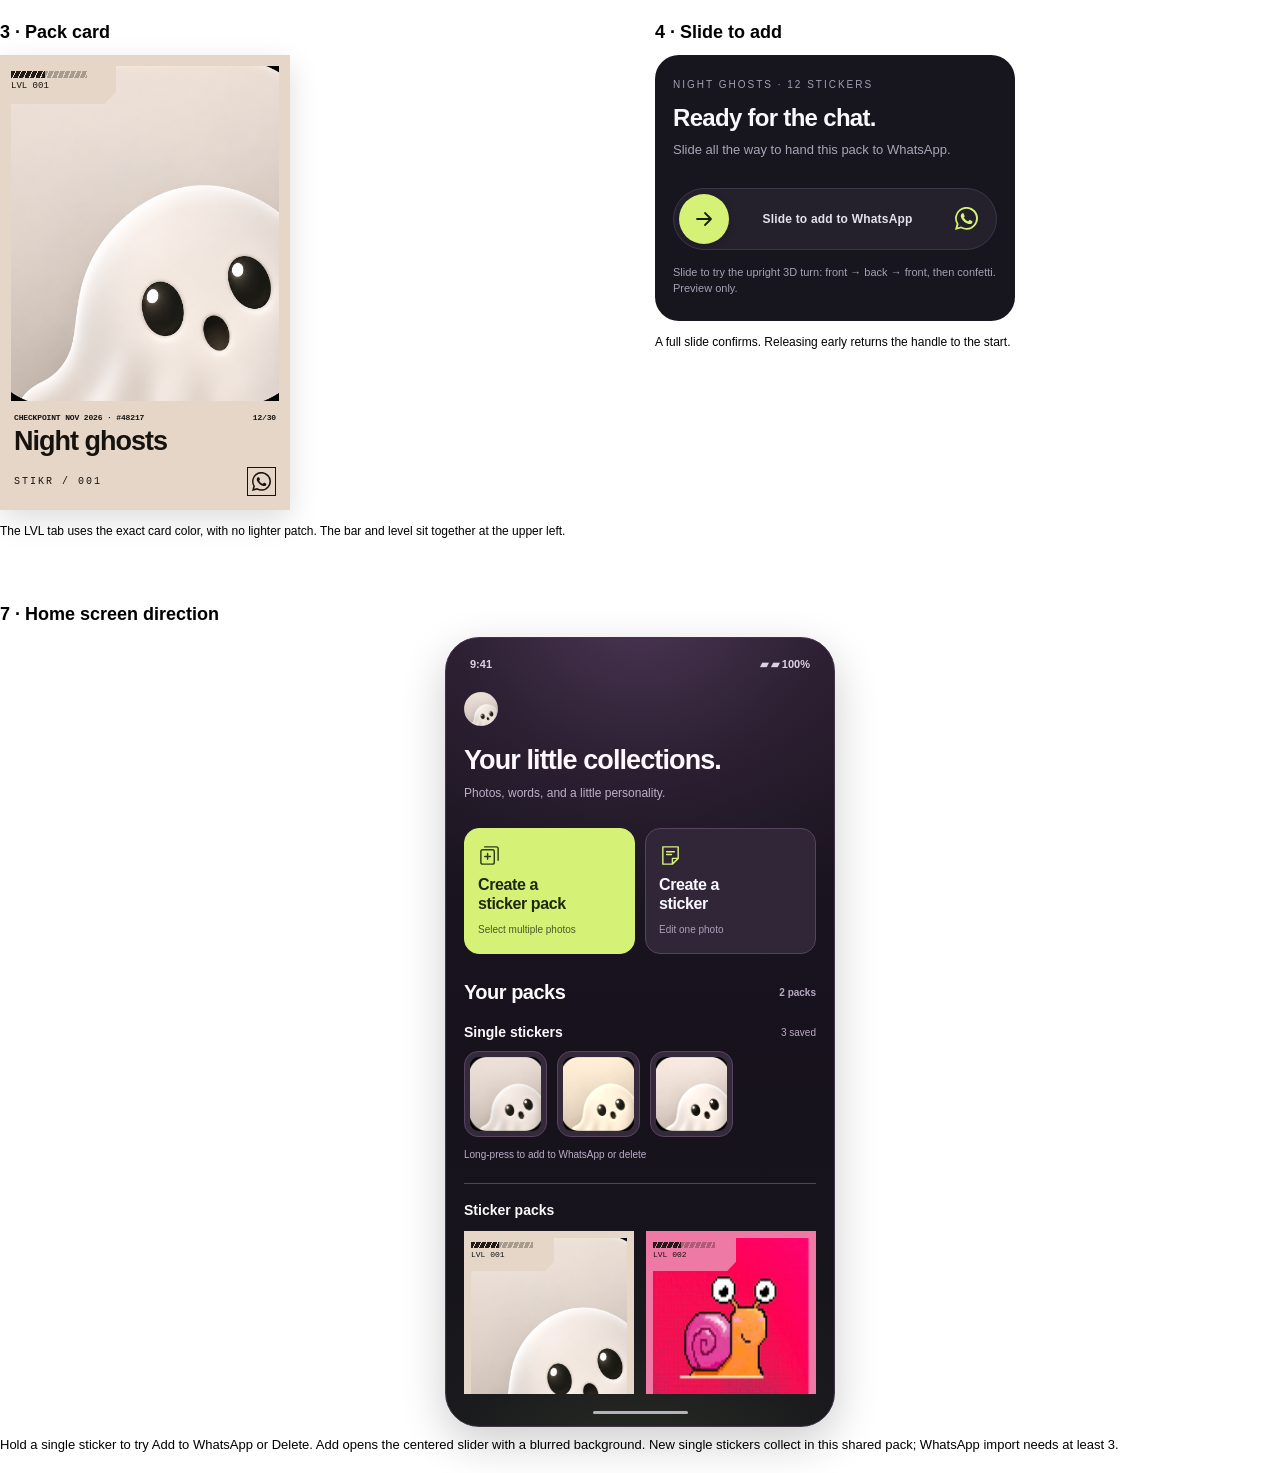
<file: docs/mockups/stikr-redesign-preview.html>
<!doctype html><html><head><meta charset="utf-8"><meta name="viewport" content="width=device-width,initial-scale=1"><style>
*{box-sizing:border-box}body{margin:0;font-family:var(--font-sans,Arial,sans-serif);color:var(--foreground)}h2{font-size:18px;margin:22px 0 12px}p.note{font-size:13px;color:var(--muted-foreground);line-height:1.5;margin:8px 0 18px}.row{display:flex;gap:28px;align-items:flex-start;flex-wrap:wrap}.part{flex:1;min-width:260px}.card{--tint:#e5d6c8;width:100%;max-width:290px;background:var(--tint);color:#16130f;padding:11px 11px 14px;border-radius:4px;box-shadow:0 10px 28px #0002;font-family:Arial,sans-serif}.level{display:flex;align-items:center;justify-content:space-between;font:700 10px monospace;padding:2px 4px 9px}.meter{display:inline-block;width:75px;height:6px;background:repeating-linear-gradient(115deg,#211c18 0 4px,transparent 4px 6px);opacity:.7}.cover{position:relative;aspect-ratio:1.1;overflow:hidden;background:#d7c6b6}.cover img{width:100%;height:100%;object-fit:cover;transform:scale(1.04)}.card-meta{display:flex;justify-content:space-between;gap:4px;font:700 8px monospace;letter-spacing:-.15px;margin:12px 3px 5px}.pack-title{font-size:27px;line-height:1;letter-spacing:-1px;font-weight:850;margin:6px 3px 12px}.card-footer{display:flex;align-items:center;justify-content:space-between;margin:0 3px}.serial{font:10px monospace;letter-spacing:2px}.wa{width:23px;height:23px;display:inline-block;vertical-align:middle}.wa svg{width:100%;height:100%;fill:currentColor}.stamp{border:1px solid currentColor;padding:4px}.demo-box{background:#17151e;color:#f9f8fd;padding:24px 18px;border-radius:24px;max-width:360px}.mini-label{font-size:10px;text-transform:uppercase;letter-spacing:2px;color:#a6a0b4;margin:0 0 14px}.demo-box h3{font-size:24px;margin:0 0 8px;font-weight:600;letter-spacing:-.7px}.demo-box p{font-size:13px;color:#aaa5b6;margin:0 0 28px;line-height:1.5}.slide{height:62px;border:1px solid #3b3746;background:#24212d;border-radius:40px;position:relative;overflow:hidden;display:flex;align-items:center;justify-content:center;color:#e5e1eb;font-size:12px;font-weight:600;letter-spacing:.2px;padding-left:25px}.slide .knob{position:absolute;left:5px;top:5px;width:50px;height:50px;border-radius:50%;background:#d5f277;color:#1a2010;display:grid;place-items:center;font-size:24px;z-index:2;pointer-events:none;box-shadow:0 2px 8px #0003}.slide .destination{position:absolute;right:18px;color:#d5f277;pointer-events:none}.slide .text{pointer-events:none;margin-right:20px}.slide input{position:absolute;inset:0;width:100%;height:100%;opacity:0;cursor:ew-resize;margin:0;z-index:3}.slide:focus-within{outline:2px solid #d5f277;outline-offset:4px}.slide.done{border-color:#d5f277}.hint{margin-top:14px;font-size:11px;color:#a6a0b4;line-height:1.5}.phone{width:min(100%,366px);margin:auto;background:#0e0d13;color:#faf9fc;border-radius:34px;padding:18px 20px 20px;box-shadow:0 15px 45px #0003;overflow:hidden;position:relative}.phone:before{content:'';position:absolute;left:-50px;top:-90px;width:250px;height:210px;background:radial-gradient(ellipse,#b1a5f866,#84345d33 45%,transparent 70%);pointer-events:none}.status{position:relative;display:flex;justify-content:space-between;padding:2px 6px 26px;font-size:11px;font-weight:700}.toolbar{position:relative;display:flex;align-items:center;justify-content:space-between}.avatar{width:38px;height:38px;border-radius:50%;overflow:hidden;display:block}.avatar img{width:100%;height:100%;object-fit:cover}.actions{display:flex;gap:8px}.circle{height:37px;width:37px;border-radius:50%;background:#24222d;display:grid;place-items:center;color:#e6e3ed}.circle svg{width:17px;height:17px;fill:none;stroke:currentColor;stroke-width:1.6}.phone h1{font-size:29px;font-weight:550;letter-spacing:-1px;margin:22px 0 6px;position:relative}.subtitle{font-size:12px;color:#aaa4b7;margin:0 0 20px}.pills{display:flex;gap:7px;white-space:nowrap;margin-bottom:26px}.pill{border-radius:25px;background:#24212c;color:#b9b2c7;padding:10px 15px;font-size:11px}.pill.active{background:#d5f277;color:#181d12}.section-label{display:flex;align-items:center;justify-content:space-between;margin:0 0 14px;font-size:18px;letter-spacing:-.4px}.section-label span{font-size:10px;color:#a29aac;letter-spacing:0}.phone .card{max-width:none;box-shadow:none;padding:10px;border-radius:12px}.phone .cover{aspect-ratio:1.38;border-radius:5px}.phone .pack-title{font-size:30px}.phone .card-meta{font-size:9px}.phone .level{font-size:10px}.add-pack{display:flex;align-items:center;justify-content:space-between;background:#23202c;border:1px solid #332e40;padding:13px 14px;border-radius:16px;margin:18px 0 20px;font-size:12px}.add-pack b{font-size:20px;color:#d5f277;font-weight:400}.phone .slide{height:58px}.phone .knob{width:46px;height:46px}.nav{margin:20px 0 0;background:#2b2833;padding:6px;display:flex;justify-content:space-between;border-radius:30px}.nav-item{width:48px;height:43px;border-radius:24px;display:grid;place-items:center;color:#aaa4b5}.nav-item.active{color:#1b2112;background:#d5f277}.nav-item svg{width:20px;height:20px;fill:none;stroke:currentColor;stroke-width:1.6;stroke-linecap:round;stroke-linejoin:round}.home-indicator{width:95px;height:3px;background:#b6b1bc;border-radius:5px;margin:15px auto 0}.caption{font-size:12px;color:var(--muted-foreground);line-height:1.5}.small-code{font-family:var(--font-mono,monospace);font-size:11px}.preview-grid{display:grid;grid-template-columns:1fr 1fr;gap:30px}.full{grid-column:1/-1}@media(max-width:580px){.preview-grid{grid-template-columns:1fr;gap:8px}.full{grid-column:auto}.card,.demo-box{margin-left:auto;margin-right:auto}}

.card,.phone .card{border-radius:0}.card{--tab:#f1e5d9}.cover,.phone .cover{border-radius:0;position:relative}.cover .level{position:absolute;z-index:2;top:0;left:0;width:105px;height:38px;padding:6px 9px;background:var(--tint);clip-path:polygon(0 0,100% 0,100% 65%,90% 100%,0 100%);display:flex;align-items:flex-start;flex-direction:column;justify-content:flex-start;gap:3px;font:9px monospace}.level .meter{order:-1;width:76px;height:7px;flex-shrink:0;opacity:1;background:linear-gradient(to right,#211b17 45%,#211b1750 45%);mask:repeating-linear-gradient(115deg,#000 0 4px,transparent 4px 5px)}.stamp.wa{display:grid;place-items:center;width:29px;height:29px;padding:4px;line-height:0;flex:none}.stamp.wa svg{display:block;width:19px;height:19px}.phone{width:min(100%,390px)}.phone .card{padding:7px}.pack-grid{display:grid;grid-template-columns:repeat(2,minmax(0,1fr));gap:12px;align-items:start}.pack-grid[data-count="1"]{grid-template-columns:1fr}.phone .pack-grid .cover{aspect-ratio:.82}.phone .pack-grid[data-count="1"] .cover{aspect-ratio:1.3}.phone .pack-grid .level{width:83px;height:32px;padding:5px 6px;font-size:8px;gap:2px}.phone .pack-grid .meter{width:62px;height:6px}.phone .pack-grid .pack-title{font-size:21px;letter-spacing:-.7px;line-height:1.05;min-height:44px;margin:8px 2px}.phone .pack-grid .card-meta{font-size:7px;line-height:1.6;flex-direction:column;gap:3px;margin:8px 2px 4px}.phone .pack-grid .card-meta span:last-child{font-size:10px;font-weight:bold}.phone .pack-grid .serial{font-size:7px;letter-spacing:1px}.phone .pack-grid .card-footer{margin:0 2px 2px}.phone .pack-grid .stamp.wa{width:25px;height:25px;padding:3px}.phone .pack-grid .stamp.wa svg{width:17px;height:17px}.pink-sample .cover img{position:absolute;width:124%;height:182%;max-width:none;left:-12%;top:-26%;object-fit:fill;transform:none}.settings-button{border:0;cursor:pointer}.display-settings{position:absolute;right:18px;top:116px;width:255px;background:#302b3e;border:1px solid #51485f;border-radius:18px;padding:18px;z-index:8;box-shadow:0 15px 40px #0008}.display-settings[hidden]{display:none}.display-settings strong{font-size:15px}.display-settings p{font-size:11px;line-height:1.5;color:#c4bbd2}.density-options{display:flex;gap:8px}.density-options button{border:1px solid #635970;background:#24202e;color:#eee8f5;border-radius:10px;width:45px;height:42px;cursor:pointer;font-size:15px}.density-options button.chosen{background:#d5f277;color:#17200b;border-color:#d5f277}.settings-button:focus-visible,.density-options button:focus-visible{outline:2px solid #d5f277;outline-offset:3px}

.phone{height:790px;padding:0;position:relative}.phone-scroll{height:756px;padding:18px 20px 24px;overflow-y:auto;scrollbar-width:none;overscroll-behavior:contain}.phone-scroll::-webkit-scrollbar{display:none}.phone .home-indicator{position:absolute;bottom:12px;left:calc(50% - 47px);margin:0}.create-primary{width:100%;color:#f9f7ff;cursor:pointer;text-align:left;margin:0 0 25px;font-family:inherit}.create-primary b{font-size:27px}.scroll-space{height:240px;display:flex;align-items:center;flex-direction:column;gap:12px;padding-top:35px;color:#81798d;font-size:11px}.fab{position:absolute;bottom:34px;right:20px;border:0;border-radius:50%;width:54px;height:54px;background:#d5f277;color:#1b230c;font-size:30px;box-shadow:0 5px 20px #0006;opacity:0;transform:translateY(15px);pointer-events:none;transition:opacity .2s,transform .2s;cursor:pointer}.fab.visible{opacity:1;transform:none;pointer-events:auto}.fab-menu{position:absolute;right:18px;bottom:98px;background:#302b3e;border:1px solid #51485f;padding:7px;border-radius:16px;z-index:12;box-shadow:0 8px 30px #0007}.fab-menu[hidden]{display:none}.fab-menu button{display:block;width:100%;text-align:left;padding:13px 16px;border:0;border-radius:10px;background:transparent;color:#eee9f5;cursor:pointer}.fab-menu button:hover{background:#494055}.creation-feedback{position:absolute;bottom:32px;left:16px;right:16px;padding:16px;background:#373045;color:#f4edff;font-size:12px;border-radius:12px;z-index:15}.pack-grid .card{cursor:pointer}.pack-grid .card:focus-visible{outline:2px solid #d5f277;outline-offset:3px}.detail-phone{max-width:350px;margin:auto;padding:22px;background:#0e0d13;border-radius:28px;color:#f6f1fb}.detail-top{display:flex;align-items:center;justify-content:space-between;margin-bottom:18px;font-size:15px}.detail-top button{border:0;background:#28232f;color:white;width:36px;height:36px;border-radius:50%;font-size:20px;cursor:pointer}#detail-card .card{max-width:none;padding:9px}#detail-card .cover{aspect-ratio:1.45}#detail-card .pack-title{min-height:0;font-size:26px}.detail-grid{display:grid;grid-template-columns:repeat(3,1fr);gap:8px;margin:18px 0}.detail-grid span{display:grid;place-items:center;aspect-ratio:1;background:#2d2735;border-radius:12px;color:#a69ab5;font:12px monospace}

.slide .knob{display:flex;align-items:center;justify-content:center;padding:0;line-height:0;box-sizing:border-box}.slide .knob svg{display:block;width:24px;height:24px;flex:none;fill:none;stroke:currentColor;stroke-width:1.8;stroke-linecap:round;stroke-linejoin:round}.phone .knob{top:5px;left:5px}.phone .subtitle{margin-bottom:26px}.pack-grid[data-count="3"],.pack-grid[data-count="4"]{gap:7px}.phone .pack-grid[data-count="3"] .card,.phone .pack-grid[data-count="4"] .card{padding:4px}.phone .pack-grid[data-count="3"] .pack-title{font-size:15px;min-height:32px}.phone .pack-grid[data-count="4"] .pack-title{font-size:12px;letter-spacing:-.3px;min-height:28px}.phone .pack-grid[data-count="3"] .card-meta,.phone .pack-grid[data-count="4"] .card-meta{font-size:5px;overflow-wrap:anywhere}.phone .pack-grid[data-count="3"] .level,.phone .pack-grid[data-count="4"] .level{width:85%;height:26px;font-size:6px;padding:4px}.phone .pack-grid[data-count="3"] .meter,.phone .pack-grid[data-count="4"] .meter{width:85%;height:5px}.phone .pack-grid[data-count="3"] .serial,.phone .pack-grid[data-count="4"] .serial{display:none}.phone .pack-grid[data-count="3"] .card-footer,.phone .pack-grid[data-count="4"] .card-footer{justify-content:flex-end}.phone .pack-grid[data-count="4"] .stamp.wa{width:21px;height:21px;padding:2px}.phone .pack-grid[data-count="4"] .stamp.wa svg{width:15px;height:15px}

.columns-button{display:flex;align-items:center;gap:7px;min-height:40px;border:1px solid #3b3447;border-radius:22px;padding:0 13px;background:#24212d;color:#ece7f3;font:12px var(--font-sans,Arial,sans-serif);cursor:pointer}.columns-button svg{width:16px;height:16px;fill:none;stroke:currentColor;stroke-width:1.5}.columns-button:focus-visible{outline:2px solid #d5f277;outline-offset:3px}.display-settings{top:108px}

.create-actions{display:grid;grid-template-columns:1fr 1fr;gap:10px;margin-bottom:25px}.create-actions .create-primary{margin:0;min-height:99px;padding:15px 12px;align-items:flex-start;justify-content:flex-start;flex-direction:column;gap:9px;font-size:11px;line-height:1.4}.create-actions .create-primary strong{font-size:13px;font-weight:550}.create-actions svg{width:21px;height:21px;fill:none;stroke:#d5f277;stroke-width:1.5;stroke-linecap:round;stroke-linejoin:round}

.phone:before{display:none}.phone{background:#121017}.create-actions{gap:12px;margin-top:28px;margin-bottom:30px}.create-actions .create-primary{min-height:120px;padding:17px 15px;gap:13px;font-size:16px;font-weight:600;letter-spacing:-.35px;line-height:1.25;border-radius:17px;background:#24202e;border-color:#393244}.create-actions svg{width:25px;height:25px}.section-label{margin-bottom:20px}.single-section{position:relative}.single-heading{display:flex;justify-content:space-between;align-items:center;font-size:14px;font-weight:550;margin-bottom:13px}.single-heading small{font-size:10px;color:#9e94ac;font-weight:400}.single-strip{display:flex;gap:10px;overflow:auto;scrollbar-width:none}.single-tile{border:1px solid #3b3346;padding:5px;background:#28222f;border-radius:14px;width:78px;height:82px;flex-shrink:0;cursor:pointer;touch-action:pan-y}.single-tile img{width:100%;height:100%;object-fit:cover;border-radius:9px}.single-tile:nth-child(2) img{object-position:70% 50%;filter:sepia(.3)}.single-tile:nth-child(3) img{object-position:30% 50%;filter:contrast(1.1)}.single-help{font-size:10px;color:#9b91a7;margin:11px 0 0}.pack-divider{border:0;border-top:1px solid #39313f;margin:24px 0 20px}.pack-subheading{font-size:14px;font-weight:550;margin-bottom:14px}.single-menu{position:absolute;top:40px;right:0;width:215px;z-index:20;background:#302938;border:1px solid #55485f;border-radius:15px;padding:6px;box-shadow:0 8px 25px #0008}.single-menu[hidden]{display:none}.single-menu button{display:flex;justify-content:space-between;width:100%;border:0;background:none;padding:14px;color:#f4eef8;font-size:12px;border-radius:10px;cursor:pointer}.single-menu button:hover{background:#46394f}.single-menu .delete-single{color:#ff9daa}.phone.modal-active .phone-scroll{filter:blur(6px);pointer-events:none}.single-overlay{position:absolute;inset:0;z-index:30;background:#09060c88;display:flex;align-items:center;justify-content:center;padding:17px}.single-overlay[hidden]{display:none}.single-dialog{position:relative;width:100%;background:#292330;border:1px solid #51445e;border-radius:23px;padding:27px 14px 14px;box-shadow:0 15px 50px #0008;text-align:center}.close-dialog{position:absolute;top:8px;right:10px;width:30px;height:30px;background:transparent;border:0;color:#c0b4cb;font-size:23px;cursor:pointer}.dialog-icon.wa{width:33px;height:33px;color:#d5f277;margin:0 auto 18px}.single-dialog h3{font-size:23px;letter-spacing:-.6px;font-weight:600;margin:0 0 9px}.single-dialog p{font-size:12px;color:#c1b5cc;line-height:1.5;margin:0 10px 24px}.single-dialog .import-note{font-size:10px;color:#a99bb5;margin:15px 0 0}.single-dialog .slide{padding-left:20px}.single-dialog .slide .text{font-size:10px;margin-right:20px}.single-dialog .slide.unavailable{opacity:.45}.single-dialog .slide.unavailable input{cursor:not-allowed}

.phone{background:#121017;border:1px solid #29232f}.phone-scroll{padding:18px 18px 26px}.status{padding-bottom:21px;color:#d9d2e1}.avatar{width:34px;height:34px}.phone h1{font-size:27px;font-weight:600;letter-spacing:-.9px;line-height:1.12;margin:19px 0 9px;max-width:290px}.subtitle{font-size:12px;line-height:1.5;color:#aaa0b7}.create-actions{gap:10px;margin:23px 0 27px}.create-actions .create-primary{min-height:126px;padding:15px 13px;gap:9px;background:#25202e;border:1px solid #3b3248;border-radius:15px;font-size:16px;font-weight:600;letter-spacing:-.4px;line-height:1.18}.create-actions .create-primary:first-child{background:#d5f277;color:#20270f;border-color:#d5f277}.create-actions .create-primary:first-child svg{stroke:#303b14}.create-actions small{font-size:10px;font-weight:400;letter-spacing:0;line-height:1.3;color:#aaa0b7}.create-actions .create-primary:first-child small{color:#4b592b}.create-actions svg{width:23px;height:23px}.section-label{font-size:20px;font-weight:550;margin-bottom:20px;letter-spacing:-.5px}.section-label span{color:#a99cb5;font-size:10px}.single-heading{font-size:14px;margin-bottom:11px}.single-heading small{color:#a79bb2}.single-tile{width:83px;height:86px;background:#28212f;border-color:#44364e;padding:5px}.single-help{font-size:10px;line-height:1.5;color:#aea0ba;margin-top:10px}.pack-divider{border-top-color:#3c3045;margin:21px 0 18px}.pack-subheading{font-size:14px;margin-bottom:13px}.phone .pack-grid{gap:12px}.phone .pack-grid .pack-title{font-size:20px;letter-spacing:-.65px;line-height:1.05;min-height:42px;margin:8px 2px}.phone .pack-grid .card-meta{font-size:8px;line-height:1.35;letter-spacing:-.2px;margin-top:9px}.phone .pack-grid .card-meta span:first-child{max-width:120px;overflow-wrap:normal}.phone .pack-grid .card-meta span:last-child{font-size:10px;margin-top:3px}.phone .pack-grid .level{height:33px;width:85px;font-size:8px}.single-menu{padding:7px;width:230px}.single-menu button{min-height:47px;font-size:13px}.single-dialog{padding:30px 18px 20px;border-radius:23px;background:#282130}.single-dialog h3{font-size:24px;line-height:1.1;max-width:235px;margin:0 auto 13px}.single-dialog p{font-size:12px;line-height:1.6;color:#c8bcd4}.single-dialog .slide .text{font-size:10px}.delete-actions{display:flex;gap:9px}.delete-actions button{min-height:46px;flex:1;border:1px solid #61506e;border-radius:12px;background:#352b40;color:#eee6f4;font:12px Arial;cursor:pointer}.delete-actions button:last-child{background:#eea1ae;border-color:#eea1ae;color:#391923}.single-tile:focus-visible,.create-primary:focus-visible,.fab:focus-visible{outline:2px solid #d5f277;outline-offset:3px}

.demo-box,.detail-phone{position:relative}.celebration{position:absolute;left:50%;top:48%;width:0;height:0;pointer-events:none;z-index:45}.flying-card{position:absolute;left:-48px;top:-75px;width:96px;padding:6px;background:#e5d6c8;color:#211910;border:1px solid #cbbbaf;box-shadow:0 12px 24px #0005;animation:card-party 1350ms cubic-bezier(.2,.8,.25,1) both;transform-origin:50% 75%}.flying-card img{width:82px;height:82px;object-fit:cover;display:block}.flying-card b{display:block;font:700 11px Arial;text-align:left;margin:7px 2px 3px;letter-spacing:-.2px}.party-piece{position:absolute;left:-3px;top:-3px;width:6px;height:12px;background:var(--piece);animation:party-burst 1150ms cubic-bezier(.12,.62,.3,1) both;animation-delay:var(--delay)}.party-piece:nth-child(3n){border-radius:50%;width:7px;height:7px}.slide.done .destination{opacity:0}.slide.done{background:#2c3520;border-color:#8dba48}.slide.done .text{color:#e1f6b7}.slide.done .knob{transition:background .2s}.party-caption{position:absolute;top:62px;left:-85px;width:170px;text-align:center;color:#e4f8b8;font-size:14px;font-weight:650;animation:party-word 1350ms ease both;text-shadow:0 2px 12px #000}
@keyframes card-party{0%{opacity:0;transform:translateY(40px) rotate(0) scale(.6)}18%{opacity:1;transform:translateY(-34px) rotate(-13deg) scale(1.07)}40%{opacity:1;transform:translateY(-52px) rotate(11deg) scale(1.04)}62%{opacity:1;transform:translateY(-8px) rotate(-6deg) scale(1)}78%{opacity:1;transform:translateY(-18px) rotate(3deg) scale(1)}90%{opacity:1;transform:translateY(0) rotate(0) scale(1)}100%{opacity:0;transform:translateY(12px) rotate(0) scale(.96)}}
@keyframes party-burst{0%{opacity:0;transform:translate(0,0) rotate(0) scale(.4)}12%{opacity:1}65%{opacity:1}100%{opacity:0;transform:translate(var(--dx),var(--dy)) rotate(var(--spin)) scale(.75)}}
@keyframes party-word{0%,15%{opacity:0;transform:translateY(8px)}35%,80%{opacity:1;transform:none}100%{opacity:0;transform:translateY(-5px)}}
@media(prefers-reduced-motion:reduce){.flying-card{animation:none;opacity:1;transform:none}.party-piece{display:none}.party-caption{animation:none;opacity:1}.fab{transition:none}}

.launch-show .flying-card.card{position:absolute;left:-100px;top:-137px;width:200px;max-width:none;padding:8px;border:0;border-radius:0;background:var(--tint,#e5d6c8);color:#16130f;box-shadow:0 15px 45px #0008;transform-origin:50% 50%;animation:launch-full-card 3250ms linear both}.launch-show .flying-card .cover{aspect-ratio:1.1;border-radius:0}.launch-show .flying-card img{width:100%;height:100%;object-fit:cover;display:block}.launch-show .flying-card .level{width:90px;height:32px;font-size:8px}.launch-show .flying-card .card-meta{font:7px monospace;display:flex;justify-content:space-between;margin:9px 2px 5px}.launch-show .flying-card .pack-title{font-size:24px;letter-spacing:-.8px;line-height:1;min-height:0;margin:7px 2px 10px}.launch-show .flying-card .serial{font:8px monospace;letter-spacing:1px}.launch-show .flying-card .stamp.wa{width:25px;height:25px;padding:3px}.launch-show .flying-card .stamp.wa svg{width:17px;height:17px}.launch-show .party-caption{top:158px;left:-120px;width:240px;font-size:21px;letter-spacing:-.6px;animation:landed-yay 3250ms ease both}.launch-show .party-piece{top:0;animation-duration:1250ms}.demo-box{isolation:isolate}.launch-show{z-index:60}.demo-box:has(.launch-show){z-index:60}
@keyframes launch-full-card{0%{opacity:0;transform:translate(var(--launch-x),var(--launch-y)) rotate(0deg) scale(.12)}5%{opacity:1;transform:translate(var(--launch-x),var(--launch-y)) rotate(0deg) scale(.2)}17%{opacity:1;transform:translate(15px,-65px) rotate(130deg) scale(.9);animation-timing-function:ease-out}31%{opacity:1;transform:translate(0,-83px) rotate(300deg) scale(1.04);animation-timing-function:ease-in}39%{opacity:1;transform:translate(0,7px) rotate(360deg) scale(.98);animation-timing-function:ease-out}44%{opacity:1;transform:translate(0,-9px) rotate(360deg) scale(1)}49%,89%{opacity:1;transform:translate(0,0) rotate(360deg) scale(1)}100%{opacity:0;transform:translate(0,10px) rotate(360deg) scale(.96)}}
@keyframes landed-yay{0%,44%{opacity:0;transform:translateY(12px) scale(.9)}51%,88%{opacity:1;transform:translateY(0) scale(1)}100%{opacity:0;transform:translateY(-5px)}}
@media(prefers-reduced-motion:reduce){.launch-show .flying-card.card{animation:none;opacity:1;transform:none}.launch-show .party-caption{animation:none;opacity:1}.launch-show .party-piece{display:none}}

.launch-show{perspective:900px}.launch-show .flying-card.card{animation:popup-spin-z 3250ms linear both;transform-origin:50% 50%;backface-visibility:hidden;will-change:transform,opacity}.launch-show .party-caption{top:-185px;left:-130px;width:260px;font-size:24px;font-weight:600;letter-spacing:-.6px;line-height:1.2;animation:top-added 3250ms ease both;color:#f3f7e9;text-shadow:0 2px 12px #0008}.launch-show .flying-card{filter:drop-shadow(0 14px 20px #0005)}
@keyframes popup-spin-z{0%{opacity:0;transform:scale(.55) rotateZ(0deg)}10%{opacity:1;transform:scale(1.035) rotateZ(0deg);animation-timing-function:cubic-bezier(.45,0,.2,1)}38%{opacity:1;transform:scale(1) rotateZ(360deg);animation-timing-function:ease-out}44%,89%{opacity:1;transform:scale(1) rotateZ(360deg)}100%{opacity:0;transform:scale(.94) rotateZ(360deg)}}
@keyframes top-added{0%,38%{opacity:0;transform:translateY(5px)}47%,89%{opacity:1;transform:none}100%{opacity:0;transform:translateY(-3px)}}
@media(prefers-reduced-motion:reduce){.launch-show .flying-card.card{animation:none;opacity:1;transform:none}.launch-show .party-caption{animation:none;opacity:1}}

.detail-top .pack-back,.detail-top .pack-more{width:42px;height:42px;display:grid;place-items:center;border:1px solid #3d3349;background:#25202e;padding:0}.pack-back svg{width:23px;height:23px;fill:none;stroke:currentColor;stroke-width:1.8;stroke-linecap:round;stroke-linejoin:round}.pack-more svg{width:22px;height:22px;fill:currentColor}.detail-top #detail-name{font-size:15px;font-weight:550;max-width:200px;overflow:hidden;text-overflow:ellipsis;white-space:nowrap}.pack-options{position:absolute;right:22px;top:70px;z-index:10;width:195px;background:#302739;border:1px solid #53415f;padding:7px;border-radius:14px;box-shadow:0 10px 30px #0008}.pack-options[hidden]{display:none}.pack-options button{display:block;text-align:left;width:100%;min-height:44px;padding:12px;border:0;background:none;color:#eee7f4;border-radius:9px;cursor:pointer}.pack-options button:hover{background:#493752}.editor-overlay{position:fixed;inset:0;z-index:1000;background:#09060dcc;backdrop-filter:blur(7px);display:flex;align-items:center;justify-content:center;padding:18px}.editor-overlay[hidden]{display:none}.crop-dialog,.rename-dialog{width:100%;max-width:350px;padding:20px;background:#29222f;border:1px solid #53435e;border-radius:22px;color:#f5effa;box-shadow:0 20px 60px #0008}.edit-header{display:flex;align-items:center;justify-content:space-between;margin-bottom:10px}.edit-header h3{font-size:20px;letter-spacing:-.5px;margin:0}.edit-header button{width:32px;height:32px;border:0;background:none;color:#c5b6d1;font-size:24px;cursor:pointer}.crop-dialog p{font-size:12px;color:#bdaec9;line-height:1.5;margin:0 0 18px}.crop-frame{width:100%;aspect-ratio:4/5;overflow:hidden;position:relative;background:#15111a;touch-action:none;cursor:grab}.crop-frame:active{cursor:grabbing}.crop-frame img{position:absolute;left:50%;top:50%;max-width:none;user-select:none;pointer-events:none}.crop-grid{position:absolute;inset:0;border:1px solid #ffffffe0;pointer-events:none;background:linear-gradient(to right,transparent 33.1%,#ffffff45 33.1%,#ffffff45 33.5%,transparent 33.5%,transparent 66.4%,#ffffff45 66.4%,#ffffff45 66.8%,transparent 66.8%),linear-gradient(to bottom,transparent 33.1%,#ffffff45 33.1%,#ffffff45 33.5%,transparent 33.5%,transparent 66.4%,#ffffff45 66.4%,#ffffff45 66.8%,transparent 66.8%)}.crop-size{display:flex;justify-content:space-between;font-size:10px;color:#c5b7cf;margin:11px 0 16px}.zoom-label{display:flex;align-items:center;gap:15px;font-size:12px}.zoom-label input{flex:1;accent-color:#d5f277}.crop-actions{display:flex;gap:9px;margin-top:20px}.crop-actions button{flex:1;min-height:44px;border:1px solid #62506f;background:#352a40;border-radius:12px;color:#eee6f5;font-size:12px;cursor:pointer}.crop-actions .save-crop{background:#d5f277;color:#263113;border-color:#d5f277}.rename-dialog label{display:block;font-size:12px;color:#bfb0cc;margin:18px 0 8px}.rename-dialog input{width:100%;padding:13px;border:1px solid #73627f;background:#1d1724;color:#fff;border-radius:10px;font-size:16px}.custom-cover .cover,.phone .pack-grid .custom-cover .cover,#detail-card .custom-cover .cover{aspect-ratio:4/5}.custom-cover .cover img{transform:none;object-fit:cover}

.cover,.phone .pack-grid .cover,#detail-card .cover{aspect-ratio:4/5}.detail-author{margin:-8px 0 18px;color:#b6a6c2;font-size:11px}.detail-phone{position:relative}

.launch-show{perspective:1000px;perspective-origin:50% 50%}.launch-show .spin-stage{position:absolute;left:-100px;top:-165px;width:200px;height:330px;transform-style:preserve-3d;transform-origin:center;animation:upright-turn 3250ms linear both;will-change:transform,opacity}.launch-show .spin-stage .flying-card.card{left:0;top:0;width:200px;height:330px;padding:8px;animation:none;transform:translateZ(1px);opacity:1;backface-visibility:hidden;box-sizing:border-box;filter:none;box-shadow:0 16px 40px #0006;overflow:hidden}.launch-show .spin-stage .flying-card .cover{aspect-ratio:4/5}.launch-show .spin-card-back{position:absolute;inset:0;display:flex;align-items:center;justify-content:center;flex-direction:column;gap:13px;background:#daccbd;color:#252019;border:8px solid #e5d6c8;outline:1px solid #b6a48e;transform:rotateY(180deg) translateZ(1px);backface-visibility:hidden;box-shadow:0 16px 40px #0006}.back-brand{font-family:Arial,sans-serif;font-weight:800;font-size:48px;letter-spacing:-3px}.back-subtitle{max-width:140px;text-align:center;font-size:10px;line-height:1.5;letter-spacing:.3px}.launch-show .party-caption{top:-209px}.launch-show .party-piece{z-index:3}
@keyframes upright-turn{0%{opacity:0;transform:scale(.65) rotateY(0deg)}10%{opacity:1;transform:scale(1) rotateY(0deg);animation-timing-function:cubic-bezier(.45,.05,.2,1)}43%{opacity:1;transform:scale(1) rotateY(360deg)}49%,89%{opacity:1;transform:scale(1) rotateY(360deg)}100%{opacity:0;transform:scale(.96) rotateY(360deg)}}
@media(prefers-reduced-motion:reduce){.launch-show .spin-stage{animation:none;opacity:1;transform:none}.launch-show .spin-card-back{display:none}}

.phone{background:radial-gradient(ellipse 115% 52% at 50% -5%,#76538480 0%,#46304f55 43%,transparent 80%),radial-gradient(ellipse 105% 40% at 50% 108%,#64734245 0%,#35412b25 48%,transparent 82%),linear-gradient(180deg,#201824 0%,#17121d 46%,#16151b 100%);border-color:#423449}.phone h1{color:#fff9ff}.phone .subtitle{color:#bcb0c8}.phone .create-actions .create-primary:last-child{background:#302637;border-color:#58435f}.phone .single-tile{background:#35293c;border-color:#58435f}.phone .pack-divider{border-top-color:#544058}.phone .single-help{color:#bcadc8}.phone .section-label span,.phone .single-heading small{color:#b9a8c4}.phone .scroll-space{color:#a999b5}

.card{position:relative}.card>.level{position:absolute;z-index:3;top:0;left:0;width:116px;height:49px;margin:0;padding:16px 11px 7px;background:var(--tint);clip-path:polygon(0 0,100% 0,100% 76%,90% 100%,0 100%);display:flex;flex-direction:column;align-items:flex-start;justify-content:flex-start;gap:3px;font:9px monospace;border:0;box-shadow:none}.phone .pack-grid .card>.level{top:0;left:0;width:90px;height:40px;padding:11px 7px 6px;font-size:8px;gap:2px}.launch-show .spin-stage .flying-card>.level{width:98px;height:40px;padding:12px 8px 5px;font-size:8px}#detail-card .card>.level{width:114px;height:44px;padding:12px 9px 7px;font-size:9px}.card>.level .meter{display:block;order:-1;margin:0;flex-shrink:0}.phone .pack-grid .card>.level .meter{width:62px;height:6px}
</style></head><body><img id="pink-source" hidden src="assets/pack-reference.png" alt=""><main class="preview-grid"><section><h2>3 · Pack card</h2><div class="card"><div class="level"><span>LVL 001</span><span class="meter"></span></div><div class="cover"><img src="assets/ghost.png" alt="Cream ghost sample pack thumbnail"></div><div class="card-meta"><span>CHECKPOINT NOV 2026 · #48217</span><span>12/30</span></div><div class="pack-title">Night ghosts</div><div class="card-footer"><span class="serial">STIKR / 001</span><span class="stamp wa-placeholder"></span></div></div><p class="caption">The LVL tab uses the exact card color, with no lighter patch. The bar and level sit together at the upper left.</p></section><section><h2>4 · Slide to add</h2><div class="demo-box"><div class="mini-label">Night ghosts · 12 stickers</div><h3>Ready for the chat.</h3><p>Slide all the way to hand this pack to WhatsApp.</p><div class="slide"><span class="knob"><svg viewBox="0 0 24 24" aria-hidden="true"><path d="M5 12h14m-6-6 6 6-6 6"/></svg></span><span class="text">Slide to add to WhatsApp</span><span class="destination wa-placeholder"></span><input type="range" min="0" max="100" value="0" aria-label="Preview slide to add to WhatsApp"></div><div class="hint">Slide to try the upright 3D turn: front → back → front, then confetti. Preview only.</div></div><p class="caption">A full slide confirms. Releasing early returns the handle to the start.</p></section><section class="full"><h2>7 · Home screen direction</h2><div class="phone"><div class="phone-scroll" id="home-scroll"><div class="status"><span>9:41</span><span>▰ ▰ 100%</span></div><div class="toolbar"><span class="avatar"><img src="assets/ghost.png" alt="Ghost app icon"></span><div class="actions"></div></div><h1>Your little collections.</h1><p class="subtitle">Photos, words, and a little personality.</p><div class="create-actions"><button class="add-pack create-primary" onclick="showChoice('New sticker pack')"><svg viewBox="0 0 24 24" aria-hidden="true"><rect x="3" y="6" width="14" height="15" rx="2"/><path d="M7 3h12a2 2 0 0 1 2 2v12M7 13h6m-3-3v6"/></svg><span>Create a<br>sticker pack</span><small>Select multiple photos</small></button><button class="add-pack create-primary" onclick="showChoice('Single sticker')"><svg viewBox="0 0 24 24" aria-hidden="true"><path d="M4 3h16v12l-6 6H4Z M14 21v-6h6M8 8h8M8 11h5"/></svg><span>Create a<br>sticker</span><small>Edit one photo</small></button></div><div class="section-label">Your packs <span id="pack-count">2 packs</span></div><section class="single-section"><div class="single-heading"><span>Single stickers</span><small id="single-total">3 saved</small></div><div class="single-strip" id="single-strip"><button class="single-tile" aria-label="Sticker 1. Long press for actions"><img src="assets/ghost.png" alt="Ghost sticker 1"></button><button class="single-tile" aria-label="Sticker 2. Long press for actions"><img src="assets/ghost.png" alt="Ghost sticker 2"></button><button class="single-tile" aria-label="Sticker 3. Long press for actions"><img src="assets/ghost.png" alt="Ghost sticker 3"></button></div><p class="single-help">Long-press to add to WhatsApp or delete</p><div class="single-menu" id="single-menu" hidden><button onclick="openSingleExport()">Add to WhatsApp <span>↗</span></button><button class="delete-single" onclick="deleteSingle()">Delete <span>×</span></button></div></section><hr class="pack-divider"><div class="pack-subheading">Sticker packs</div><div class="pack-grid" id="phone-card"></div><div class="scroll-space"><span>Scroll to see more packs</span><span>↓</span></div><div class="fab-menu" id="fab-menu" hidden><button onclick="showChoice('New sticker pack')">New sticker pack</button><button onclick="showChoice('Single sticker')">Single sticker</button></div><button class="fab" id="create-fab" aria-label="Create a pack or single sticker" onclick="openCreate()">＋</button><div class="creation-feedback" id="creation-feedback" hidden></div></div><div class="single-overlay" id="delete-overlay" hidden><div class="single-dialog" role="dialog" aria-modal="true" aria-labelledby="delete-title"><h3 id="delete-title">Delete this sticker?</h3><p>It will be removed from your singles. Copies already in WhatsApp will stay.</p><div class="delete-actions"><button onclick="closeDelete()">Keep sticker</button><button onclick="confirmDelete()">Delete</button></div></div></div><div class="single-overlay" id="single-overlay" hidden onclick="if(event.target===this)closeSingleExport()"><div class="single-dialog" role="dialog" aria-modal="true" aria-labelledby="single-dialog-title"><button class="close-dialog" onclick="closeSingleExport()" aria-label="Close">×</button><div class="dialog-icon wa-placeholder"></div><h3 id="single-dialog-title">Take your singles along.</h3><p id="single-dialog-copy">Add your Single stickers pack to WhatsApp.</p><div class="slide"><span class="knob"><svg viewBox="0 0 24 24" aria-hidden="true"><path d="M5 12h14m-6-6 6 6-6 6"/></svg></span><span class="text">Slide to add to WhatsApp</span><span class="destination wa-placeholder"></span><input type="range" min="0" max="100" value="0" aria-label="Preview add Single stickers pack to WhatsApp"></div><p class="import-note" id="single-import-note">3 stickers · Single stickers pack</p></div></div><div class="home-indicator"></div></div><p class="note">Hold a single sticker to try Add to WhatsApp or Delete. Add opens the centered slider with a blurred background. New single stickers collect in this shared pack; WhatsApp import needs at least 3.</p></section><section class="full" id="pack-detail-section" hidden><h2>Opened pack · WhatsApp action lives here</h2><div class="detail-phone"><div class="detail-top"><button class="pack-back" onclick="document.getElementById('pack-detail-section').hidden=true" aria-label="Back"><svg viewBox="0 0 24 24" aria-hidden="true"><path d="m14 6-6 6 6 6M8 12h12"/></svg></button><span id="detail-name">Night ghosts</span><button class="pack-more" onclick="document.getElementById('pack-options').hidden=!document.getElementById('pack-options').hidden" aria-label="Pack options"><svg viewBox="0 0 24 24" aria-hidden="true"><circle cx="5" cy="12" r="1.6"/><circle cx="12" cy="12" r="1.6"/><circle cx="19" cy="12" r="1.6"/></svg></button></div><div id="pack-options" class="pack-options" hidden><button onclick="openThumbnail()">Add thumbnail</button><button onclick="openRename('title')">Rename Title</button><button onclick="openRename('author')">Rename author</button></div><p id="detail-author" class="detail-author">by stikr</p><div id="detail-card"></div><div class="detail-grid"><span>01</span><span>02</span><span>03</span><span>04</span><span>05</span><span>06</span></div><div class="slide"><span class="knob"><svg viewBox="0 0 24 24" aria-hidden="true"><path d="M5 12h14m-6-6 6 6-6 6"/></svg></span><span class="text">Slide to add to WhatsApp</span><span class="destination wa-placeholder"></span><input type="range" min="0" max="100" value="0" aria-label="Preview slide opened pack to WhatsApp"></div></div></section><input id="thumbnail-file" type="file" accept="image/*" hidden><div class="editor-overlay" id="crop-overlay" hidden><section class="crop-dialog" role="dialog" aria-modal="true" aria-labelledby="crop-title"><div class="edit-header"><h3 id="crop-title">Frame your thumbnail</h3><button onclick="closeCrop()" aria-label="Close crop">×</button></div><p>Drag to position. Zoom to choose the part you want.</p><div class="crop-frame" id="crop-frame"><img id="crop-photo" alt="Thumbnail crop preview" draggable="false"><div class="crop-grid" aria-hidden="true"></div></div><div class="crop-size">4:5 portrait <span>1080 × 1350 px</span></div><label class="zoom-label">Zoom <input id="crop-zoom" type="range" min="1" max="3" value="1" step=".01" aria-label="Thumbnail zoom"></label><div class="crop-actions"><button onclick="document.getElementById('thumbnail-file').click()">Choose photo</button><button class="save-crop" onclick="saveCrop()">Use thumbnail</button></div></section></div><div class="editor-overlay" id="rename-overlay" hidden><section class="rename-dialog" role="dialog" aria-modal="true" aria-labelledby="rename-label"><div class="edit-header"><h3 id="rename-label">Rename Title</h3><button onclick="document.getElementById('rename-overlay').hidden=true" aria-label="Close">×</button></div><label id="rename-field-label" for="rename-value">Title</label><input id="rename-value" maxlength="128"><div class="crop-actions"><button onclick="document.getElementById('rename-overlay').hidden=true">Cancel</button><button class="save-crop" onclick="saveRename()">Save</button></div></section></div></main><script>
const wa='<svg viewBox="0 0 24 24" aria-label="WhatsApp"><path d="M20.5 3.5A11.9 11.9 0 0 0 1.7 17.8L0 24l6.3-1.7A12 12 0 0 0 24 11.9a11.8 11.8 0 0 0-3.5-8.4ZM12 21.9a10 10 0 0 1-5.1-1.4l-.4-.2-3.7 1 1-3.6-.3-.4A10 10 0 1 1 12 21.9Zm5.5-7.5c-.3-.1-1.8-.9-2-.9-.3-.1-.5-.1-.7.2l-.9 1.1c-.2.2-.3.2-.6.1a8.2 8.2 0 0 1-4.1-3.6c-.3-.5.3-.5.8-1.4.1-.2.1-.4 0-.6L9.1 7c-.2-.5-.5-.4-.7-.4h-.6c-.2 0-.6.1-.8.4a3.3 3.3 0 0 0-1 2.4c0 1.4 1 2.8 1.2 3 .1.2 2.1 3.3 5.1 4.6 1.9.8 2.7.9 3.6.8.6-.1 1.8-.7 2-1.4.3-.7.3-1.3.2-1.4-.1-.2-.3-.3-.6-.4Z"/></svg>';
document.querySelectorAll('.wa-placeholder').forEach(e=>{e.classList.add('wa');e.innerHTML=wa});const grid=document.getElementById('phone-card');const template=document.querySelector('.card');
function setCount(n){grid.innerHTML='';grid.dataset.count=n;grid.style.gridTemplateColumns='repeat('+n+',minmax(0,1fr))';for(let i=0;i<Math.max(2,n);i++){const card=template.cloneNode(true);card.querySelector('.level span').textContent='LVL '+String(i+1).padStart(3,'0');card.querySelector('.serial').textContent='STIKR / '+String(i+1).padStart(3,'0');if(i%2===1){card.classList.add('pink-sample');card.style.setProperty('--tint','#ee79a4');card.style.setProperty('--tab','#ff9cbe');const img=card.querySelector('img');img.src=document.getElementById('pink-source').src;img.alt='Pink snail sample thumbnail';card.querySelector('.pack-title').textContent='Tiny friends';card.querySelector('.card-meta').innerHTML='<span>CHECKPOINT NOV 2026 · #90624</span><span>18/30</span>';}card.tabIndex=0;card.setAttribute('role','button');card.setAttribute('aria-label','Open '+card.querySelector('.pack-title').textContent);card.onclick=()=>openPack(card);card.onkeydown=e=>{if(e.key==='Enter'||e.key===' '){e.preventDefault();openPack(card)}};grid.append(card)}document.getElementById('pack-count').textContent=n+' '+(n===1?'pack':'packs');document.querySelectorAll('[data-count]').forEach(b=>{if(b.tagName==='BUTTON'){b.classList.toggle('chosen',+b.dataset.count===n);b.setAttribute('aria-pressed',+b.dataset.count===n)}})}
document.querySelectorAll('.density-options button').forEach(b=>b.onclick=()=>setCount(+b.dataset.count));setCount(2);
function openCreate(){const menu=document.getElementById('fab-menu');menu.hidden=!menu.hidden}
function showChoice(label){document.getElementById('fab-menu').hidden=true;const feedback=document.getElementById('creation-feedback');feedback.textContent=label+' selected · preview only';feedback.hidden=false;setTimeout(()=>feedback.hidden=true,2200)}
let activePackCard=null;let packAuthor='stikr';function openPack(card){activePackCard=card;packAuthor=card.dataset.author||'stikr';document.getElementById('detail-author').textContent='by '+packAuthor;const section=document.getElementById('pack-detail-section');section.hidden=false;document.getElementById('detail-name').textContent=card.querySelector('.pack-title').textContent;const target=document.getElementById('detail-card');target.innerHTML='';const copy=card.cloneNode(true);copy.removeAttribute('role');copy.removeAttribute('tabindex');target.append(copy);section.scrollIntoView({behavior:'smooth',block:'start'})}
function celebrate(track){
 const host=track.closest('.single-dialog')||track.closest('.detail-phone')||track.closest('.demo-box');if(!host)return;
 host.querySelector('.celebration')?.remove();const burst=document.createElement('div');burst.className='celebration launch-show';burst.setAttribute('aria-hidden','true');
 const sliderRect=track.getBoundingClientRect(),hostRect=host.getBoundingClientRect();
 // The completed handle is at the right end of the track.
 const originX=sliderRect.right-hostRect.left-31;
 const originY=sliderRect.top-hostRect.top+sliderRect.height/2;
 const landingX=host.clientWidth/2;
 const landingY=host.classList.contains('single-dialog')?host.clientHeight/2:Math.max(170,host.clientHeight/2);
 burst.style.left=landingX+'px';burst.style.top=landingY+'px';
 burst.style.setProperty('--launch-x',originX-landingX+'px');burst.style.setProperty('--launch-y',originY-landingY+'px');
 let source=host.querySelector('#detail-card .card');if(!source)source=document.querySelector('.card');
 const card=source.cloneNode(true);card.classList.add('flying-card');card.removeAttribute('role');card.removeAttribute('tabindex');
 if(host.classList.contains('single-dialog')){card.querySelector('.pack-title').textContent='Single stickers';card.querySelector('.card-meta').innerHTML='<span>CHECKPOINT NOV 2026 · #SINGLE</span><span>'+document.querySelectorAll('.single-tile').length+'/30</span>'}
 const stage=document.createElement('div');stage.className='spin-stage';stage.append(card);const back=document.createElement('div');back.className='spin-card-back';back.innerHTML='<span class="back-brand">stikr</span><span class="back-subtitle">Little things. Big personality.</span>';stage.append(back);burst.append(stage);
 const colors=['#d5f277','#bda1ed','#f4d8aa','#f29abb','#f5f1dc'];
 for(let i=0;i<30;i++){const piece=document.createElement('i');piece.className='party-piece';const angle=(i/30)*Math.PI*2;const distance=100+(i%4)*22;piece.style.setProperty('--dx',Math.cos(angle)*distance+'px');piece.style.setProperty('--dy',Math.sin(angle)*distance-40+'px');piece.style.setProperty('--spin',(i%2?1:-1)*(180+i*19)+'deg');piece.style.setProperty('--piece',colors[i%colors.length]);piece.style.setProperty('--delay',1350+(i%5)*30+'ms');burst.append(piece)}
 const caption=document.createElement('span');caption.className='party-caption';caption.textContent='Pack added';burst.append(caption);host.append(burst);
 track.querySelector('.text').setAttribute('aria-live','polite');
 setTimeout(()=>burst.remove(),3450);
 setTimeout(()=>{const input=track.querySelector('input');input.value=0;track.classList.remove('done');track.querySelector('.knob').style.transform='';track.querySelector('.knob').innerHTML='<svg viewBox="0 0 24 24" aria-hidden="true"><path d="M5 12h14m-6-6 6 6-6 6"/></svg>';const label=track.querySelector('.text');label.textContent='Slide to add to WhatsApp';label.style.opacity=1;label.style.marginRight='20px'},3700)
}
let cropImage=new Image(),cropScale=1,cropX=0,cropY=0,cropBaseW=0,cropBaseH=0,renameKind='title';
function cropDraw(){const img=document.getElementById('crop-photo');const frame=document.getElementById('crop-frame');const fw=frame.clientWidth,fh=frame.clientHeight;const w=cropBaseW*cropScale,h=cropBaseH*cropScale;cropX=Math.max(-(w-fw)/2,Math.min((w-fw)/2,cropX));cropY=Math.max(-(h-fh)/2,Math.min((h-fh)/2,cropY));img.style.width=w+'px';img.style.height=h+'px';img.style.transform='translate(calc(-50% + '+cropX+'px),calc(-50% + '+cropY+'px))'}
function loadCrop(src){cropImage.onload=()=>{const frame=document.getElementById('crop-frame');const factor=Math.max(frame.clientWidth/cropImage.naturalWidth,frame.clientHeight/cropImage.naturalHeight);cropBaseW=cropImage.naturalWidth*factor;cropBaseH=cropImage.naturalHeight*factor;cropScale=1;cropX=0;cropY=0;document.getElementById('crop-zoom').value=1;document.getElementById('crop-photo').src=src;cropDraw()};cropImage.src=src}
function openThumbnail(){document.getElementById('pack-options').hidden=true;document.getElementById('crop-overlay').hidden=false;loadCrop((activePackCard||document.querySelector('.card')).querySelector('.cover img').src)}
function closeCrop(){document.getElementById('crop-overlay').hidden=true}
document.getElementById('thumbnail-file').onchange=e=>{const file=e.target.files[0];if(file){const reader=new FileReader();reader.onload=()=>loadCrop(reader.result);reader.readAsDataURL(file)}};
document.getElementById('crop-zoom').oninput=e=>{cropScale=+e.target.value;cropDraw()};const frame=document.getElementById('crop-frame');let drag=null;frame.onpointerdown=e=>{drag={x:e.clientX,y:e.clientY,ox:cropX,oy:cropY};frame.setPointerCapture(e.pointerId)};frame.onpointermove=e=>{if(drag){cropX=drag.ox+e.clientX-drag.x;cropY=drag.oy+e.clientY-drag.y;cropDraw()}};frame.onpointerup=frame.onpointercancel=()=>drag=null;
function saveCrop(){if(!cropImage.naturalWidth)return;const frame=document.getElementById('crop-frame'),canvas=document.createElement('canvas');canvas.width=1080;canvas.height=1350;const ratio=1080/frame.clientWidth;const w=cropBaseW*cropScale,h=cropBaseH*cropScale;canvas.getContext('2d').drawImage(cropImage,((frame.clientWidth-w)/2+cropX)*ratio,((frame.clientHeight-h)/2+cropY)*ratio,w*ratio,h*ratio);const result=canvas.toDataURL('image/png');[activePackCard,document.querySelector('#detail-card .card')].filter(Boolean).forEach(card=>{card.classList.remove('pink-sample');const photo=card.querySelector('.cover img');photo.src=result;photo.style='';card.classList.add('custom-cover')});closeCrop()}
function openRename(kind){renameKind=kind;document.getElementById('pack-options').hidden=true;document.getElementById('rename-overlay').hidden=false;document.getElementById('rename-label').textContent=kind==='title'?'Rename Title':'Rename author';document.getElementById('rename-field-label').textContent=kind==='title'?'Title':'Author';const input=document.getElementById('rename-value');input.value=kind==='title'?document.getElementById('detail-name').textContent:packAuthor;input.focus()}
function saveRename(){const value=document.getElementById('rename-value').value.trim();if(!value)return;if(renameKind==='title'){document.getElementById('detail-name').textContent=value;[activePackCard,document.querySelector('#detail-card .card')].filter(Boolean).forEach(card=>card.querySelector('.pack-title').textContent=value)}else{packAuthor=value;if(activePackCard)activePackCard.dataset.author=value;document.getElementById('detail-author').textContent='by '+value}document.getElementById('rename-overlay').hidden=true}
let selectedSingle=null;document.querySelectorAll('.single-tile').forEach(tile=>{let timer;const show=()=>{selectedSingle=tile;document.getElementById('single-menu').hidden=false};tile.addEventListener('pointerdown',()=>timer=setTimeout(show,500));['pointerup','pointercancel','pointerleave'].forEach(ev=>tile.addEventListener(ev,()=>clearTimeout(timer)));tile.addEventListener('contextmenu',e=>{e.preventDefault();show()});tile.addEventListener('click',show);tile.addEventListener('keydown',e=>{if(e.key==='Enter'){show()}})});
function openSingleExport(){document.getElementById('single-menu').hidden=true;const count=document.querySelectorAll('.single-tile').length;document.getElementById('single-overlay').hidden=false;document.querySelector('.phone').classList.add('modal-active');document.getElementById('single-dialog-copy').textContent=count>=3?'WhatsApp will import all '+count+' stickers in your Single stickers pack.':'Your sticker is saved. Add '+(3-count)+' more to import this pack.';document.getElementById('single-import-note').textContent=count+' '+(count===1?'sticker':'stickers')+' · Single stickers pack';document.querySelector('#single-overlay input').disabled=count<3;document.querySelector('#single-overlay .slide').classList.toggle('unavailable',count<3)}
function closeSingleExport(){document.getElementById('single-overlay').hidden=true;document.querySelector('.phone').classList.remove('modal-active')}
function deleteSingle(){document.getElementById('single-menu').hidden=true;document.getElementById('delete-overlay').hidden=false;document.querySelector('.phone').classList.add('modal-active')}
function closeDelete(){document.getElementById('delete-overlay').hidden=true;document.querySelector('.phone').classList.remove('modal-active')}
function confirmDelete(){if(selectedSingle)selectedSingle.remove();document.getElementById('single-total').textContent=document.querySelectorAll('.single-tile').length+' saved';closeDelete()}
const scroller=document.getElementById('home-scroll');new IntersectionObserver(entries=>{document.getElementById('create-fab').classList.toggle('visible',!entries[0].isIntersecting)},{root:scroller,threshold:0}).observe(document.querySelector('.create-actions'));document.addEventListener('keydown',e=>{if(e.key==='Escape'){closeSingleExport();closeDelete();document.getElementById('single-menu').hidden=true;document.getElementById('fab-menu').hidden=true}});
document.querySelectorAll('.slide').forEach(track=>{const input=track.querySelector('input'),knob=track.querySelector('.knob'),label=track.querySelector('.text');const draw=()=>{knob.style.transform='translateX('+((track.clientWidth-knob.offsetWidth-10)*input.value/100)+'px)';label.style.opacity=track.classList.contains('done')?1:1-input.value/140};input.addEventListener('input',draw);input.addEventListener('change',()=>{if(+input.value>=95){input.value=100;label.textContent='Preview · pack added';track.classList.add('done');celebrate(track);knob.innerHTML='<svg viewBox="0 0 24 24" aria-hidden="true"><path d="m5 12 4 4L19 6"/></svg>';label.style.opacity=1;label.style.marginRight='48px'}else{input.value=0}draw()});draw()});
</script></body></html>
</file>
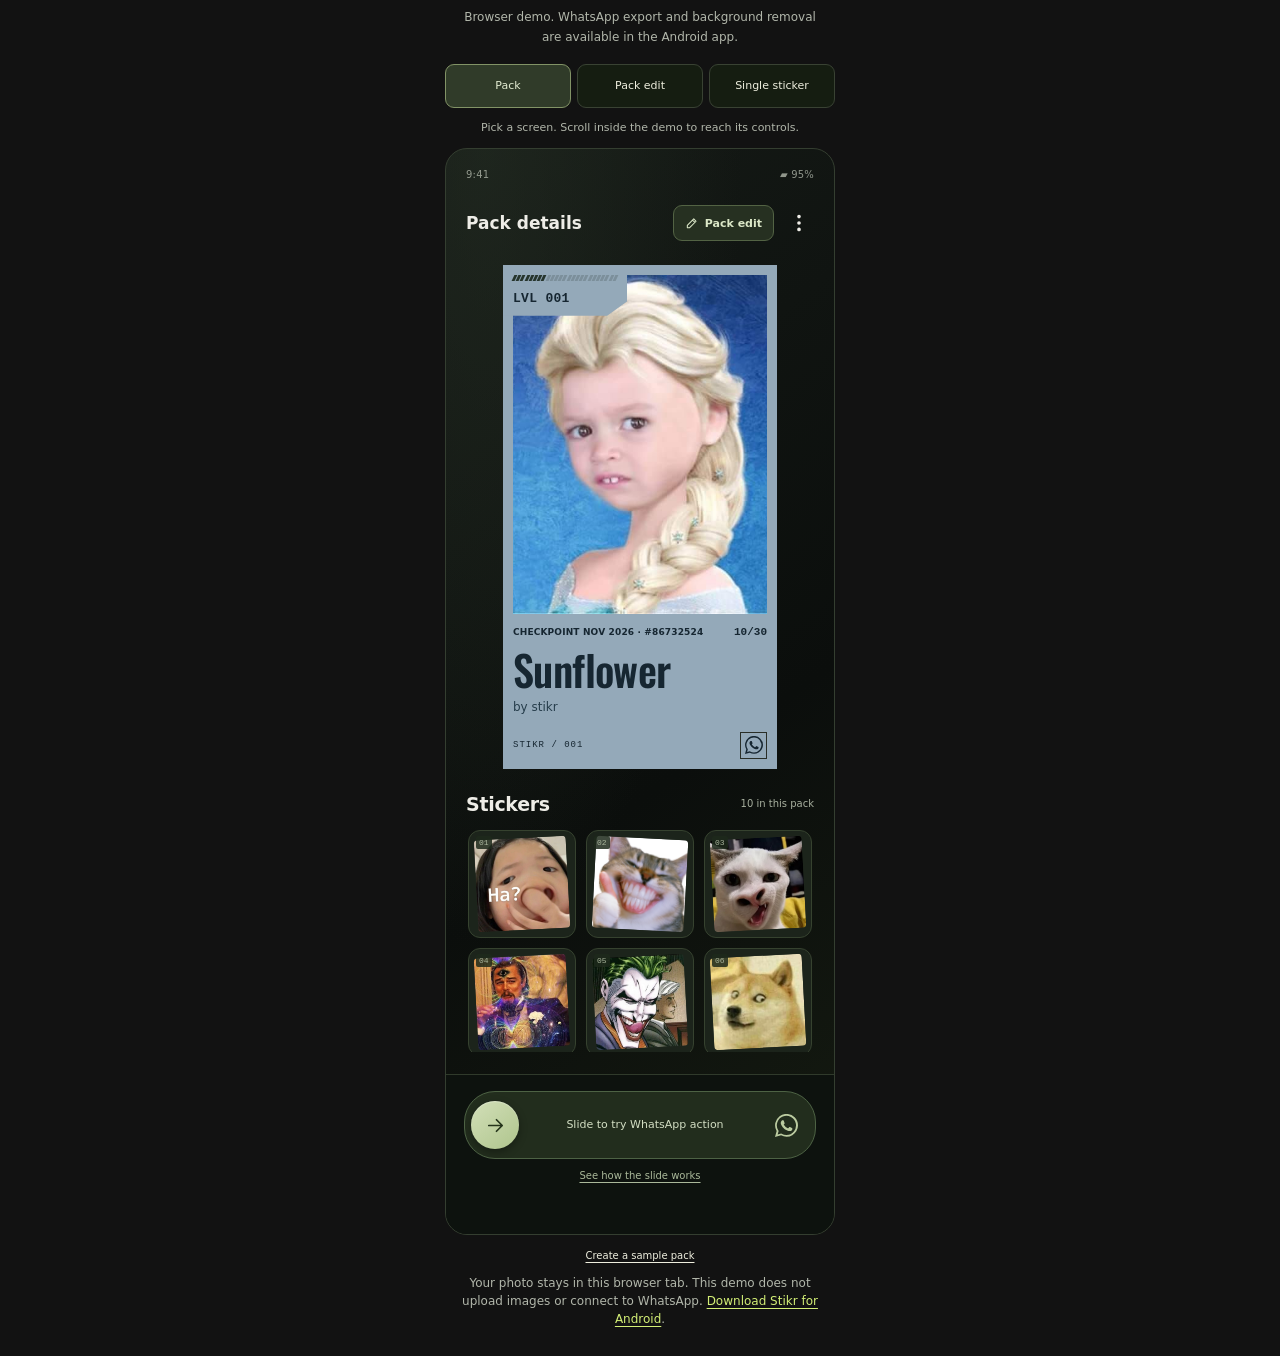
<file: docs/site/demo.html>
<!doctype html><html lang="en"><head><title>Stikr browser demo</title><meta name="description" content="Try Stikr text editing, sticker packs and the slide interaction in your browser. WhatsApp export requires the Android app."><meta name="color-scheme" content="dark"><meta charset="utf-8"><meta name="viewport" content="width=device-width,initial-scale=1"><style>
@font-face{font-family:Oswald;src:url('assets/demo/fonts/oswald_regular.ttf');font-display:swap}
*{box-sizing:border-box}html,body{margin:0;background:transparent;color:var(--foreground);font-family:var(--font-sans,Arial,sans-serif)}button,input{font:inherit}button{cursor:pointer}button:focus-visible,input:focus-visible{outline:2px solid #b7c795;outline-offset:3px}.nav{display:flex;gap:7px;justify-content:center;margin:0 0 12px}.nav button{border:1px solid var(--border);border-radius:9px;background:var(--secondary);color:var(--foreground);padding:10px 12px;font-size:12px}.nav button[aria-pressed=true]{background:#303b29;border-color:#829366;color:#e3ecd2}.note{color:var(--muted-foreground);font-size:12px;line-height:1.5;text-align:center;max-width:390px;margin:12px auto}.phone{--radius:28px;--ink:#eeede7;--quiet:#a8b09f;--edge:#394233;max-width:390px;margin:auto;background:radial-gradient(ellipse at 10% 0%,#29332777,transparent 52%),linear-gradient(145deg,#151a16,#0b0e0c 58%,#151b11);color:var(--ink);border:1px solid #343e30;border-radius:var(--radius);overflow:hidden}.page{min-height:830px;display:flex;flex-direction:column;padding:20px 20px 0}[hidden]{display:none!important}.status{display:flex;justify-content:space-between;font-size:10px;color:#c6cdbf;letter-spacing:.2px;margin-bottom:25px}.top{display:flex;align-items:center;gap:10px;margin-bottom:24px}.top strong{font-size:17px;font-weight:600;flex:1}.icon{border:0;background:transparent;color:var(--ink);width:30px;height:36px;display:grid;place-items:center;padding:0}svg.line{width:22px;height:22px;fill:none;stroke:currentColor;stroke-width:1.8;stroke-linecap:round;stroke-linejoin:round}.smallbtn{background:#263021;color:#dbe7c7;border:1px solid #536344;border-radius:9px;padding:10px 11px;font-size:11px;font-weight:600;display:flex;gap:6px;align-items:center}.smallbtn svg{width:14px;height:14px}.card{--tint:#94a9b9;position:relative;width:100%;max-width:274px;margin:0 auto 24px;background:var(--tint);color:#162631;padding:10px}.portrait{position:relative;aspect-ratio:3/4;overflow:hidden;background:#777c72}.portrait img{position:absolute;width:203.39%;max-width:none;height:auto;left:-51.695%;top:0;transform:translateY(-18.625%)}.level{position:absolute;left:0;top:0;z-index:2;background:var(--tint);width:108px;clip-path:polygon(0 0,100% 0,100% 73%,84% 100%,0 100%);padding:11px 14px 8px 10px}.levelbar{height:5px;width:65px;background:repeating-linear-gradient(115deg,#262a25 0 3px,transparent 3px 5px);margin-bottom:3px}.level span{font:9px/1.3 ui-monospace,monospace;font-weight:600;letter-spacing:.2px}.meta{display:flex;align-items:center;justify-content:space-between;gap:8px;margin:12px 0 9px}.meta .checkpoint{font-size:9px;line-height:1.4;letter-spacing:.15px;font-weight:650;white-space:nowrap}.count{font:11px/1 ui-monospace,monospace;white-space:nowrap;font-weight:650}.packname{font-family:Oswald,sans-serif;font-size:30px;font-weight:550;line-height:1.08;letter-spacing:-.4px;margin:0}.author{font-size:12px;line-height:1.4;margin:5px 0 0;font-weight:500;color:#263d4b}.cardfoot{display:flex;justify-content:space-between;align-items:center;margin-top:18px;font:9px ui-monospace,monospace;letter-spacing:1px}.wab{border:1.5px solid #292e27;width:27px;height:27px;display:grid;place-items:center}.wa{width:18px;height:18px;fill:currentColor}.sectionhead{display:flex;align-items:center;justify-content:space-between;margin:0 0 13px}.sectionhead h2{font-size:19px;font-weight:600;letter-spacing:-.3px;margin:0}.sectionhead span{font-size:10px;color:var(--quiet)}.tiles{display:grid;grid-template-columns:repeat(3,1fr);gap:10px;margin-bottom:22px}.tile{position:relative;aspect-ratio:1;background:#1c241b;border:1px solid #36422f;border-radius:12px;display:grid;place-items:center;padding:9px}.tile .portrait{width:77%;aspect-ratio:1;transform:rotate(-3deg)}.tile:nth-child(2) .portrait{transform:rotate(3deg)}.tile span.num{position:absolute;top:5px;left:7px;color:#a9b59c;font:8px ui-monospace,monospace}.word{font-family:Oswald,sans-serif;font-size:24px;letter-spacing:-.5px;color:#e9e5d5;transform:rotate(-6deg)}.word.pink{color:#e7afbd}.word.small{font-size:16px;text-align:center;line-height:1.1}.tile.outlined .portrait{outline:3px solid #fff;border-radius:3px}.export{margin-top:auto;margin-left:-20px;margin-right:-20px;padding:16px 18px 22px;border-top:1px solid #303a2b;background:#0d120e}.slider{height:60px;position:relative;border-radius:31px;background:#222d1d;border:1px solid #435237;overflow:hidden;touch-action:none;user-select:none;cursor:grab}.slider canvas{position:absolute;inset:0;width:100%;height:100%;pointer-events:none}.slidelabel{position:absolute;inset:0;display:grid;place-items:center;font-size:11px;color:#d3dec3;padding-left:32px;padding-right:28px;pointer-events:none}.slider .wa{position:absolute;right:17px;top:18px;width:23px;height:23px;color:#bbcba0}.knob{position:absolute;left:5px;top:5px;width:48px;height:48px;border-radius:50%;background:#c0d19e;color:#25341b;display:grid;place-items:center;box-shadow:0 2px 8px #0004;will-change:transform;pointer-events:none}.knob svg{width:23px;height:23px}.demo{display:block;margin:10px auto 0;background:none;border:0;color:#aab99a;font-size:10px;text-decoration:underline;text-underline-offset:3px}.toast{font-size:11px;color:#d9e5ca;text-align:center;min-height:16px;margin:7px 0}.editheading{margin:0 0 6px;font-size:27px;line-height:1.1;font-weight:600;letter-spacing:-.6px}.quiet{color:var(--quiet);font-size:12px;line-height:1.6;margin:0}.editart{display:flex;justify-content:center;gap:10px;margin:22px 0;align-items:center}.editart .tile{width:76px;padding:7px}.editart .tile.main{width:105px}.editart .tile:first-child{transform:rotate(-7deg)}.editart .tile:last-child{transform:rotate(7deg)}.controls{border-top:1px solid #34412c}.setting{display:flex;justify-content:space-between;align-items:center;padding:15px 0;border-bottom:1px solid #2b3526;gap:10px}.setting strong{display:block;font-size:13px;font-weight:550;margin-bottom:4px}.setting small{display:block;color:var(--quiet);font-size:10px;line-height:1.5}.toggle{position:relative;width:43px;height:26px;flex:0 0 43px}.toggle input{position:absolute;opacity:0;inset:0;width:100%;height:100%;margin:0;cursor:pointer}.toggle span{display:block;position:absolute;inset:0;pointer-events:none;border-radius:18px;background:#252d21;border:1px solid #536245}.toggle span:before{content:'';position:absolute;left:4px;top:4px;width:16px;height:16px;border-radius:50%;background:#a2b08e;transition:transform .18s}.toggle input:checked+span{background:#536c39}.toggle input:checked+span:before{transform:translateX(17px);background:#d8e7bc}.toggle input:focus-visible+span{outline:2px solid #c1d3a0;outline-offset:3px}.field{display:block;margin-top:20px;font-size:11px;color:var(--quiet)}.field input{display:block;width:100%;padding:13px 12px;margin-top:8px;border:1px solid #3b4930;border-radius:9px;background:#10170e;color:var(--ink);font-size:12px}.fontrow{display:flex;gap:7px;margin:12px 0 18px}.fontrow button{flex:1;border:1px solid #3d4933;background:#1c2419;color:#dce3d4;border-radius:8px;height:42px;font-size:12px}.fontrow button:first-child{font-family:Oswald,sans-serif;background:#34462a;border-color:#7e9364}.apply{display:block;width:100%;border:1px solid #748861;border-radius:12px;background:linear-gradient(140deg,#34462a,#26331f);color:#e0ebd0;font-size:13px;font-weight:600;padding:16px}.editfooter{margin-top:auto;padding:18px 0 22px}.fitnote{padding:11px 0;color:#aebb9f;font-size:10px;line-height:1.6}.guide .top{justify-content:space-between}.brand{width:43px;height:43px}.guidecount{font:10px ui-monospace,monospace;letter-spacing:1px;color:#9ead91}.guideart{height:290px;position:relative;display:flex;align-items:center;justify-content:center;margin:5px 0 24px}.polaroid{position:absolute;width:175px;height:235px;padding:8px;background:#96978a;transform:rotate(-11deg);box-shadow:0 12px 28px #0005}.polaroid .portrait{width:100%;height:100%;aspect-ratio:auto}.reaction{position:absolute;right:15px;bottom:5px;background:#d1d4be;color:#1d291a;font:32px/1 Oswald,sans-serif;padding:12px 20px;transform:rotate(7deg);box-shadow:0 8px 25px #0004}.labelnote{position:absolute;left:3px;top:26px;font-size:9px;letter-spacing:.4px;padding:7px 10px;background:#263221;border:1px solid #526344;border-radius:20px;color:#c7d6b7}.guide h1{font-size:32px;font-weight:600;line-height:1.08;letter-spacing:-1px;margin:0 0 16px;max-width:290px}.guide p.copy{font-size:13px;line-height:1.65;max-width:290px;margin:0;color:#a9b59e}.guidefoot{margin-top:auto;padding:30px 0 26px}.dots{display:flex;gap:6px;margin-bottom:25px}.dots i{height:3px;width:21px;background:#39432f;border-radius:2px}.dots i.active{width:39px;background:#bacd98}.guidebuttons{display:flex;align-items:center;gap:20px}.skip{background:none;border:0;color:#a4b095;font-size:12px;padding:14px 0;min-width:48px}.guidebuttons .apply{flex:1}.stackgrid{display:grid;grid-template-columns:repeat(3,70px);gap:10px;transform:rotate(-5deg)}.stackgrid .tile{height:80px;aspect-ratio:auto}.artpill{position:absolute;bottom:5px;background:#c0ceaa;color:#1d2a17;padding:10px 16px;border-radius:10px;font-size:12px;font-weight:600;box-shadow:0 8px 25px #0005}.chatdemo{width:100%;align-self:stretch;padding:35px 12px}.bubble{background:#26351f;padding:12px 16px;border-radius:14px 14px 3px 14px;margin-left:auto;width:max-content;max-width:90%;font-size:12px;color:#dbe8ca}.chatphoto{width:130px;margin:15px auto 0 20px;transform:rotate(-7deg);border-radius:13px;overflow:hidden}.sent{font-size:9px;color:#9cad8f;margin:8px 18px}.screenfoot{height:4px;width:96px;background:#9aa68d;border-radius:4px;margin:0 auto 10px;opacity:.4} @media(prefers-reduced-motion:reduce){*{scroll-behavior:auto!important;transition:none!important}}
.gallerymock{width:245px;padding:15px;background:#1b2519;border:1px solid #495a3b;border-radius:16px;transform:rotate(-5deg);box-shadow:0 14px 30px #0005}.gallerytitle{font-size:12px;font-weight:600;margin-bottom:15px}.gallerygrid{display:grid;grid-template-columns:repeat(3,1fr);gap:8px}.gallerygrid .portrait{border-radius:5px;opacity:.6}.gallerygrid .portrait:first-child{opacity:1;outline:2px solid #b2c88d;outline-offset:2px}.galleryfooter{display:flex;justify-content:space-between;margin-top:16px;color:#b9c9a4;font-size:10px}.resultsticker{position:absolute;right:8px;bottom:8px;width:91px;transform:rotate(9deg);box-shadow:0 8px 24px #0007}.resultsticker .portrait{border-radius:8px}.picked{position:absolute;left:8px;bottom:21px;background:#c6d4ad;padding:8px 11px;color:#24331b;border-radius:8px;font-size:10px;font-weight:600}.portrait img{position:static;width:100%;height:100%;max-width:none;object-fit:cover;object-position:center;transform:none}.portrait{isolation:isolate}.card>.portrait{aspect-ratio:3/4}.tiles{max-height:224px;overflow:auto;scrollbar-width:thin;scrollbar-color:#46593b transparent;padding:2px}.tiles .tile{padding:7px}.tiles .portrait,.editart .portrait,.stackgrid .portrait{width:100%;height:100%;aspect-ratio:auto;border-radius:4px}.tiles .num{z-index:2;background:#1d291bd9;border-radius:2px;padding:2px 3px;left:5px;top:5px}.slider{height:68px;border-color:#4d6244;transition:border-color .2s,box-shadow .2s}.slider.charged{border-color:#9ebf89;box-shadow:inset 0 0 16px #a9d1a714}.knob{left:6px;top:9px;transform-origin:50% 50%;background:linear-gradient(140deg,#d2dfb8,#afc58d);box-shadow:0 3px 9px #0005,inset 0 1px 1px #fff5}.slider .wa{top:22px}.slidelabel{padding-left:35px;padding-right:25px;white-space:nowrap;transition:none}.slidelabel.wet{color:#bdd8c8;opacity:.42;filter:blur(.65px);text-shadow:0 1px 2px #bfdfd344;clip-path:inset(0 100% 0 0);pointer-events:none}.guideart{height:389px;margin-bottom:24px}.guidecard{width:220px;transform:rotate(-4deg);filter:drop-shadow(0 12px 18px #0006)}.guidecard .card{width:220px;margin:0;padding:8px}.guidecard .packname{font-size:25px;margin:0;line-height:1.08;letter-spacing:-.4px}.guidecard .author{font-size:10px}.guidecard .meta{margin:9px 0 7px;gap:4px}.guidecard .checkpoint{font-size:7px}.guidecard .count{font-size:9px}.guidecard .cardfoot{font-size:7px;margin-top:13px}.guidecard .wab{width:23px;height:23px}.guidecard .wa{width:16px;height:16px}.guidecard .level{width:91px;padding:8px 10px 6px}.guidecard .levelbar{width:55px;height:4px}.guidecard .level span{font-size:8px}.guidecard .card>.portrait{aspect-ratio:3/4}.guideaccent{position:absolute;right:4px;bottom:8px;width:70px;height:88px;transform:rotate(10deg);border-radius:8px;overflow:hidden;box-shadow:0 8px 18px #0006}.guideaccent img{width:100%;height:100%;object-fit:cover}.guide .page{min-height:900px}.guide .stackgrid{grid-template-columns:repeat(3,76px);gap:9px;transform:rotate(-4deg)}.guide .stackgrid .tile{height:98px;padding:5px}.chatphoto{margin:17px auto 0 14px;width:123px}.chatphoto .portrait{aspect-ratio:1}.chatphoto.second{width:93px;margin:-20px 12px 0 auto;transform:rotate(7deg)}.chatdemo{padding-top:0}.guideart:has(.chatdemo){align-items:center}.hapticnote{font-size:11px;color:var(--muted-foreground);line-height:1.5}.editart .tile{width:24%}.editart .tile.main{width:34%}.field input::placeholder{color:#95a18a;opacity:1}
@font-face{font-family:Anton;src:url('assets/demo/fonts/anton_regular.ttf')}@font-face{font-family:Caveat;src:url('assets/demo/fonts/caveat_regular.ttf')}@font-face{font-family:Pacifico;src:url('assets/demo/fonts/pacifico_regular.ttf')}
.nav{flex-wrap:wrap;gap:6px}.nav button{font-size:11px;padding:10px}.text-editor{padding-bottom:22px}.text-editor .top{margin-bottom:14px}.text-editor .top .smallbtn{min-height:38px}.textcanvas{position:relative;aspect-ratio:1;width:100%;overflow:hidden;border:1px solid #3d4936;border-radius:12px;background:repeating-conic-gradient(#20281d 0% 25%,#192016 0% 50%) 0/18px 18px;touch-action:none}.textcanvas>img{width:100%;height:100%;object-fit:contain;position:absolute;inset:0;pointer-events:none}.text-host{position:absolute;inset:0;pointer-events:none}.text-layer{position:absolute;transform:translate(-50%,-50%);padding:4px 7px;white-space:pre-wrap;line-height:1.1;max-width:90%;width:max-content;border-radius:5px;outline:1px solid transparent;outline-offset:4px;cursor:move;user-select:none;touch-action:none;pointer-events:auto}.text-layer.selected{outline-color:#d0dfb7}.text-layer.selected:after{content:'Drag';position:absolute;right:0;top:-20px;font:9px Arial,sans-serif;letter-spacing:0;background:#cfdeb7;color:#24321b;padding:3px 5px;border-radius:3px}.snap-v,.snap-h{position:absolute;background:#d0e2b67a;pointer-events:none;display:none}.snap-v{top:0;bottom:0;left:50%;width:1px}.snap-h{left:0;right:0;top:50%;height:1px}.textcanvas.snapx .snap-v,.textcanvas.snapy .snap-h{display:block}.canvashelp{font-size:10px;line-height:1.5;color:#b1bda5;margin:10px 0 12px}.layer-tools{display:flex;gap:7px;margin-bottom:10px}.layer-tools button{min-height:44px}.layer-tools .smallbtn:first-child{flex:1;justify-content:center}.layer-tools .icon{width:44px;height:44px;border:1px solid #455338;border-radius:9px}.layer-tools button:disabled{opacity:.35;cursor:default}.layerchips{display:flex;gap:6px;overflow:auto;margin-bottom:16px;scrollbar-width:thin}.layerchips button{flex:0 0 auto;max-width:130px;overflow:hidden;text-overflow:ellipsis;white-space:nowrap;font-size:10px;padding:9px 10px;border:1px solid #3b4a31;border-radius:7px;background:#182014;color:#c6d3ba}.layerchips button[aria-pressed=true]{background:#33462a;border-color:#9db67f;color:#e5efd7}.textsettings label.field{margin-top:13px}.textsettings textarea,.textsettings select{width:100%;margin-top:7px;background:#10170e;color:#e9efdf;border:1px solid #425135;border-radius:9px;padding:11px 12px;font:12px/1.5 Arial,sans-serif}.textsettings textarea{min-height:67px;resize:vertical}.style-pair{display:flex;align-items:flex-end;gap:8px}.style-pair .field{flex:1}.stylebtn{height:42px;width:42px;flex:0 0 42px;background:#1b2516;border:1px solid #465738;border-radius:8px;color:#dce8ce;cursor:pointer}.stylebtn[aria-pressed=true]{background:#405731;border-color:#a2bc80;color:#f0f6e6}.size-label{display:flex;justify-content:space-between;font-size:11px;color:#bac8ad;margin:16px 0 6px}.textsettings input[type=range]{width:100%;accent-color:#b6cd92}.colorlabel{font-size:11px;color:#b5c4a7;margin:15px 0 7px}.colorrow{display:flex;gap:6px;flex-wrap:wrap}.colorrow button,.colorrow input[type=color]{width:42px;height:42px;padding:7px;border:1px solid #3f5033;background:#172013;border-radius:9px;cursor:pointer}.colorrow button[aria-pressed=true]{border-color:#d3e2b9;box-shadow:inset 0 0 0 1px #9cb97a}.colorrow button i{display:block;width:100%;height:100%;border-radius:4px;background:var(--c)}.colorrow input[type=color]{padding:5px}.nonebg{font-size:9px;color:#d5e1c8}.alignrow{display:flex;gap:7px;margin-top:15px}.alignrow button{flex:1;min-height:40px;font-size:11px;background:#1b2516;border:1px solid #465738;border-radius:8px;color:#cbd9bf}.alignrow button[aria-pressed=true]{background:#3b502e;border-color:#98b576}.textsettings[aria-disabled=true]{opacity:.4;pointer-events:none}.text-editor .toast{margin-bottom:0}.text-editor .quiet{font-size:11px;margin-bottom:12px}.name-dialog{max-width:330px;width:calc(100% - 32px);padding:22px;border:1px solid #536644;border-radius:18px;background:#182015;color:#edf2e5}.name-dialog::backdrop{background:#040804b3}.name-dialog h2{font-size:23px;line-height:1.2;margin:0 0 10px}.name-dialog p{color:#b9c8ac;font-size:12px;line-height:1.5}.name-actions{display:flex;gap:9px;margin-top:18px}.name-actions button{flex:1;padding:12px;border-radius:9px;border:1px solid #627a4b;background:#314429;color:#e6f0db}.name-actions button:first-child{background:#1d2918}.levelbar{background:none!important;display:flex;gap:2px}.levelbar{width:72px;gap:.9px}.levelbar i{display:block;flex:1 1 0;min-width:0;height:100%;background:#26352d;transform:skewX(-25deg)}.naming-demo{margin:14px auto 0;color:var(--foreground)}
.single-editor-export{margin:22px -20px -22px;padding:17px 18px 21px;background:#0d140d;border-top:1px solid #38482e;border-radius:0 0 28px 28px}.single-save-help{font-size:10px;line-height:1.6;color:#b0c19d;margin:10px 4px 0;text-align:center}.slider[data-busy=true]{cursor:wait;opacity:.8}.text-editor .top button:disabled{opacity:.4;cursor:wait}.page.text-editor{height:900px;min-height:900px;padding-bottom:0}.single-editor-body{flex:1;min-height:0;overflow-y:auto;scrollbar-width:thin;scrollbar-color:#435338 transparent;padding-right:3px;margin-right:-3px}.text-editor .single-editor-export{flex-shrink:0;margin:0 -20px}.textcanvas{touch-action:pan-y}@font-face{font-family:BebasNeue;src:url('assets/demo/fonts/bebasneue_regular.ttf');}@font-face{font-family:Lobster;src:url('assets/demo/fonts/lobster_regular.ttf');}@font-face{font-family:PlayfairDisplay;src:url('assets/demo/fonts/playfairdisplay_regular.ttf');font-weight:400 900;}@font-face{font-family:Orbitron;src:url('assets/demo/fonts/orbitron_regular.ttf');font-weight:400 900;}@font-face{font-family:Righteous;src:url('assets/demo/fonts/righteous_regular.ttf');}.textcanvas{touch-action:none}.text-layer{max-width:none;overflow:visible;transform-origin:50% 50%;will-change:transform,left,top,font-size}.formatrow{display:flex;gap:7px;margin-top:10px}.formatrow .stylebtn{flex:1;width:auto;height:44px}.angle-actions{display:flex;gap:7px;margin-top:8px}.angle-actions button{flex:1;min-height:40px;font-size:11px;border:1px solid #455a36;border-radius:8px;background:#1b2816;color:#d8e7c9}.textsettings input[type=range]{min-height:38px}.colorrow button,.colorrow input[type=color]{width:44px;height:44px}.colorrow button.nonebg{width:52px;font-size:10px}.gesture-value{font-variant-numeric:tabular-nums}.textsettings select{min-height:44px}.page.text-editor{height:auto;min-height:900px}.single-editor-body{overflow:visible;flex:none}.your-text-panel{padding-bottom:20px;border-bottom:1px solid #394732}.text-options-panel{padding:20px 0 24px}.text-options-panel h3{font-size:17px;margin:0 0 16px;font-weight:600}.text-options-panel>.field:first-of-type{margin-top:0}.text-options-panel .colorlabel{margin-top:22px}.text-options-panel .formatrow{margin-top:8px}.text-options-panel .alignrow{flex-wrap:wrap}.text-options-panel .alignrow button{min-height:44px}.text-editor .single-editor-export{margin-top:auto}.level{width:124px;padding:10px 8px 9px 10px;clip-path:polygon(0 0,100% 0,100% 72%,84% 100%,0 100%)}.levelbar{width:104px;height:6px;gap:1px;margin-bottom:6px}.level span{font-size:13px;line-height:1.2;font-weight:700;letter-spacing:.3px}.packname{font-size:42px;line-height:1.06;letter-spacing:-.6px;overflow-wrap:anywhere;text-wrap:balance}.author{margin-top:7px}.cardfoot{margin-top:16px}
:root{color-scheme:dark;--foreground:#eeeede;--muted-foreground:#b1b6aa;--border:#394233;--secondary:#151d11;--font-sans:system-ui,-apple-system,BlinkMacSystemFont,"Segoe UI",sans-serif;--radius:18px}
html{scrollbar-color:#536344 transparent;scrollbar-width:thin}body{padding:8px 0 16px}::selection{background:#a6bd79;color:#10170b}a{color:#d3ef76;text-underline-offset:3px}button,textarea,input,select{caret-color:#d3ef76}button:disabled{opacity:.45;cursor:not-allowed}.demo-hint{max-width:390px;margin:0 auto 12px;padding:0 10px;color:#b1b6aa;font-size:11px;line-height:1.5;text-align:center}.demo-disclaimer{max-width:390px;margin:0 auto 16px;color:#b1b6aa;font-size:12px;line-height:1.65;text-align:center;padding:0 10px}.photo-tools{display:flex;flex-wrap:wrap;gap:7px;margin-top:16px}.photo-tools button{min-height:44px;flex:1;justify-content:center;padding:9px;font-size:11px;white-space:nowrap}.photo-status{font-size:11px;line-height:1.5;color:#b9c8a9;margin:8px 0 0}.text-options-panel button,.fontrow button{min-height:44px}.fontrow button[aria-pressed=false]{background:#1c2419;border-color:#3d4933}.fontrow button[aria-pressed=true]{background:#34462a;border-color:#7e9364}.phone{border-radius:22px}.name-dialog{max-height:calc(100dvh - 32px);overflow:auto}.note{padding:0 10px}.page.text-editor{min-height:0}.nav{max-width:390px;margin-left:auto;margin-right:auto}.nav button{min-height:44px;flex:1}.status{opacity:.7}@media(max-width:340px){.page{padding-left:15px;padding-right:15px}.single-editor-export{margin-left:-15px!important;margin-right:-15px!important}.text-editor .top{gap:5px}.top strong{font-size:15px}.photo-tools button{font-size:10px}}
</style></head><body><p class="demo-disclaimer">Browser demo. WhatsApp export and background removal are available in the Android app.</p><div hidden id="preview-assets"><img id="asset-0" src="assets/demo/preview-cover.jpg" alt=""><img id="asset-1" src="assets/demo/reaction-ha.jpg" alt=""><img id="asset-2" src="assets/demo/reaction-grin.jpg" alt=""><img id="asset-3" src="assets/demo/reaction-shock.jpg" alt=""><img id="asset-4" src="assets/demo/reaction-cosmic.jpg" alt=""><img id="asset-5" src="assets/demo/reaction-joker.jpg" alt=""><img id="asset-6" src="assets/demo/reaction-doge.jpg" alt=""><img id="asset-7" src="assets/demo/reaction-drama.jpg" alt=""><img id="asset-8" src="assets/demo/reaction-hands.jpg" alt=""><img id="asset-9" src="assets/demo/reaction-cat.jpg" alt=""><img id="asset-10" src="assets/demo/reaction-wallet.jpg" alt=""></div>
<nav class="nav" aria-label="Demo screens"><button data-tab="pack" aria-pressed="true">Pack</button><button data-tab="edit" aria-pressed="false">Pack edit</button><button data-tab="text" aria-pressed="false">Single sticker</button></nav><p class="demo-hint">Pick a screen. Scroll inside the demo to reach its controls.</p>
<div class="phone">
<section class="page" id="pack"><div class="status"><span>9:41</span><span>▰ 95%</span></div><div class="top"><strong>Pack details</strong><button class="smallbtn" onclick="tab('edit')"><svg class="line" viewBox="0 0 24 24"><path d="m4 16 11-11 4 4L8 20H4Zm9-9 4 4"/></svg>Pack edit</button><button class="icon" aria-label="Pack menu" onclick="openNameDialog()"><svg class="line" viewBox="0 0 24 24"><path d="M12 5h.01M12 12h.01M12 19h.01" stroke-width="4"/></svg></button></div>
<article class="card"><div class="portrait"><img src="assets/demo/preview-cover.jpg" alt="First batch photo cropped to a portrait cover"></div><div class="level"><div class="levelbar"></div><span>LVL 001</span></div><div class="meta"><span class="checkpoint">CHECKPOINT NOV 2026 · #86483904</span><span class="count">10/30</span></div><h1 class="packname">My stickers 1</h1><p class="author">by Abhishek</p><div class="cardfoot"><span>STIKR / 001</span><span class="wab"><svg class="wa" viewBox="0 0 24 24" aria-hidden="true"><path d="M20.5 3.5A11.9 11.9 0 0 0 1.7 17.8L0 24l6.3-1.7A12 12 0 0 0 24 11.9a11.8 11.8 0 0 0-3.5-8.4ZM12 21.9a10 10 0 0 1-5.1-1.4l-.4-.2-3.7 1 1-3.6-.3-.4A10 10 0 1 1 12 21.9Zm5.5-7.5c-.3-.1-1.8-.9-2-.9-.3-.1-.5-.1-.7.2l-.9 1.1c-.2.2-.3.2-.6.1a8.2 8.2 0 0 1-4.1-3.6c-.3-.5.3-.5.8-1.4.1-.2.1-.4 0-.6L9.1 7c-.2-.5-.5-.4-.7-.4h-.6c-.2 0-.6.1-.8.4a3.3 3.3 0 0 0-1 2.4c0 1.4 1 2.8 1.2 3 .1.2 2.1 3.3 5.1 4.6 1.9.8 2.7.9 3.6.8.6-.1 1.8-.7 2-1.4.3-.7.3-1.3.2-1.4-.1-.2-.3-.3-.6-.4Z"/></svg></span></div></article>
<div class="sectionhead"><h2>Stickers</h2><span>10 in this pack</span></div><div class="tiles" tabindex="0" aria-label="Sticker examples, scroll for more"><div class="tile"><span class="num">01</span><div class="portrait"><img src="assets/demo/reaction-ha.jpg" alt="Sticker example 1"></div></div><div class="tile"><span class="num">02</span><div class="portrait"><img src="assets/demo/reaction-grin.jpg" alt="Sticker example 2"></div></div><div class="tile"><span class="num">03</span><div class="portrait"><img src="assets/demo/reaction-shock.jpg" alt="Sticker example 3"></div></div><div class="tile"><span class="num">04</span><div class="portrait"><img src="assets/demo/reaction-cosmic.jpg" alt="Sticker example 4"></div></div><div class="tile"><span class="num">05</span><div class="portrait"><img src="assets/demo/reaction-joker.jpg" alt="Sticker example 5"></div></div><div class="tile"><span class="num">06</span><div class="portrait"><img src="assets/demo/reaction-doge.jpg" alt="Sticker example 6"></div></div><div class="tile"><span class="num">07</span><div class="portrait"><img src="assets/demo/reaction-drama.jpg" alt="Sticker example 7"></div></div><div class="tile"><span class="num">08</span><div class="portrait"><img src="assets/demo/reaction-hands.jpg" alt="Sticker example 8"></div></div><div class="tile"><span class="num">09</span><div class="portrait"><img src="assets/demo/reaction-cat.jpg" alt="Sticker example 9"></div></div><div class="tile"><span class="num">10</span><div class="portrait"><img src="assets/demo/reaction-wallet.jpg" alt="Sticker example 10"></div></div></div><div class="export"><div class="slider" id="slider" role="slider" tabindex="0" aria-label="Slide to add to WhatsApp preview" aria-valuemin="0" aria-valuemax="100" aria-valuenow="0"><canvas id="liquid"></canvas><span class="slidelabel dry" id="slidelabel">Slide to try WhatsApp action</span><span class="slidelabel wet" id="wetlabel" aria-hidden="true">Slide to try WhatsApp action</span><svg class="wa" viewBox="0 0 24 24" aria-hidden="true"><path d="M20.5 3.5A11.9 11.9 0 0 0 1.7 17.8L0 24l6.3-1.7A12 12 0 0 0 24 11.9a11.8 11.8 0 0 0-3.5-8.4ZM12 21.9a10 10 0 0 1-5.1-1.4l-.4-.2-3.7 1 1-3.6-.3-.4A10 10 0 1 1 12 21.9Zm5.5-7.5c-.3-.1-1.8-.9-2-.9-.3-.1-.5-.1-.7.2l-.9 1.1c-.2.2-.3.2-.6.1a8.2 8.2 0 0 1-4.1-3.6c-.3-.5.3-.5.8-1.4.1-.2.1-.4 0-.6L9.1 7c-.2-.5-.5-.4-.7-.4h-.6c-.2 0-.6.1-.8.4a3.3 3.3 0 0 0-1 2.4c0 1.4 1 2.8 1.2 3 .1.2 2.1 3.3 5.1 4.6 1.9.8 2.7.9 3.6.8.6-.1 1.8-.7 2-1.4.3-.7.3-1.3.2-1.4-.1-.2-.3-.3-.6-.4Z"/></svg><span class="knob" id="knob"><svg class="line" viewBox="0 0 24 24"><path d="M5 12h14m-6-6 6 6-6 6"/></svg></span></div><button class="demo" onclick="demo()">See how the slide works</button><div class="toast" id="packtoast" aria-live="polite"></div></div></section>
<section class="page" id="edit" hidden><div class="status"><span>9:41</span><span>▰ 95%</span></div><div class="top"><button class="icon" aria-label="Back to pack" onclick="tab('pack')"><svg class="line" viewBox="0 0 24 24"><path d="M19 12H5m7-7-7 7 7 7"/></svg></button><strong>Pack edit</strong><span class="guidecount">10 STICKERS</span></div><h1 class="editheading">One edit.<br>The whole pack.</h1><p class="quiet">Apply a consistent look to all 10 stickers.</p><div class="editart"><div class="tile editsticker"><div class="portrait"><img src="assets/demo/reaction-ha.jpg" alt="Pack-wide style example"></div></div><div class="tile editsticker main"><div class="portrait"><img src="assets/demo/reaction-grin.jpg" alt="Pack-wide style example"></div></div><div class="tile editsticker"><div class="portrait"><img src="assets/demo/reaction-shock.jpg" alt="Pack-wide style example"></div></div></div><div class="controls"><div class="setting"><div><strong>White outline</strong><small id="outlinenote">Off by default · keep the original edges</small></div><label class="toggle"><input id="outline" type="checkbox" aria-label="White outline" onchange="setOutline(this.checked)"><span></span></label></div><div class="setting"><div><strong>Round corners</strong><small>Bleeding bend · apply to every sticker</small></div><label class="toggle"><input type="checkbox" aria-label="Round corners"><span></span></label></div><div class="setting"><div><strong>Remove background</strong><small>Available in the Android app</small></div><label class="toggle"><input type="checkbox" aria-label="Remove background, Android app only" disabled><span></span></label></div></div><label class="field">Caption for every sticker <input placeholder="Optional — add the same text to all" maxlength="80"></label><div class="fontrow"><button>Oswald</button><button style="font-family:Georgia,serif">Serif</button><button>Sans</button></div><p class="fitnote">You can still edit individual stickers separately.</p><div class="editfooter"><button class="apply" onclick="applyDemoPack(this)">Apply to all 10 stickers</button><div class="toast" id="edittoast" aria-live="polite"></div></div></section>
<section class="page text-editor" id="text" hidden>
<div class="status"><span>9:41</span><span>▰ 95%</span></div>
<div class="top"><button class="icon" aria-label="Back to pack" onclick="tab('pack')"><svg class="line" viewBox="0 0 24 24"><path d="M19 12H5m7-7-7 7 7 7"/></svg></button><strong>Create a sticker</strong><button id="saveTextOnly" class="smallbtn" onclick="saveTextPreview()">Save demo</button></div>
<div class="single-editor-body"><p class="quiet">Drag to move. Pinch to resize. Twist with two fingers to rotate.</p>
<div class="textcanvas" id="textCanvas" aria-label="Sticker canvas"><img id="textPhoto" src="assets/demo/reaction-shock.jpg" alt="Sticker being edited"><div class="snap-v"></div><div class="snap-h"></div><div class="text-host" id="textHost"></div></div>
<p class="canvashelp">Use two fingers anywhere on the canvas to transform the selected text. Scroll below for colours, fonts and formatting.</p>
<div class="photo-tools"><button type="button" class="smallbtn" id="choosePhoto" onclick="document.getElementById('demoPhoto').click()">Choose photo</button><button type="button" class="smallbtn" onclick="useSamplePhoto()">Use sample</button><button type="button" class="smallbtn" onclick="downloadDemoSticker()">Save PNG</button><input id="demoPhoto" type="file" accept="image/jpeg,image/png,image/webp" hidden></div><p class="photo-status" id="photoStatus" role="status" aria-live="polite"></p><div class="layer-tools"><button class="smallbtn" onclick="addTextLayer()">＋ Add text</button><button class="icon" id="duplicateText" aria-label="Duplicate text" onclick="duplicateTextLayer()"><svg class="line" viewBox="0 0 24 24"><rect x="8" y="8" width="12" height="12" rx="2"/><path d="M16 8V4H4v12h4"/></svg></button><button class="icon" id="deleteText" aria-label="Delete selected text" onclick="deleteTextLayer()"><svg class="line" viewBox="0 0 24 24"><path d="M4 6h16M9 6V3h6v3M6 6l1 14h10l1-14M10 10v6m4-6v6"/></svg></button></div>
<div class="layerchips" id="layerChips" aria-label="Text layers"></div>
<div class="textsettings" id="textSettings">
<div class="your-text-panel"><label class="field">Your text<textarea id="textWords" maxlength="100" rows="2" oninput="editTextLayer('text',this.value)"></textarea></label></div>
<div class="text-options-panel" aria-label="Text editing options"><h3>Text editing</h3>
<label class="field">Font · 12 styles<select id="textFont" onchange="editTextLayer('font',this.value)"><option>Sans</option><option>Serif</option><option>Mono</option><option>Anton</option><option>Oswald</option><option>Caveat</option><option>Pacifico</option><option>Bebas Neue</option><option>Lobster</option><option>Playfair Display</option><option>Orbitron</option><option>Righteous</option></select></label><div class="colorlabel">Formatting</div><div class="formatrow"><button class="stylebtn" id="textBold" aria-label="Bold text" aria-pressed="false" onclick="toggleTextStyle('bold')"><b>B</b></button><button class="stylebtn" id="textItalic" aria-label="Italic text" aria-pressed="false" onclick="toggleTextStyle('italic')"><i>I</i></button><button class="stylebtn" id="textUnderline" aria-label="Underline text" aria-pressed="false" onclick="toggleTextStyle('underline')"><u>U</u></button><button class="stylebtn" id="textStrike" aria-label="Strikethrough text" aria-pressed="false" onclick="toggleTextStyle('strike')"><s>S</s></button></div><div class="size-label"><span>Size</span><span id="textSizeLabel">60</span></div><input id="textSize" type="range" min="8" max="320" value="60" aria-label="Text size" oninput="editTextLayer('size',Number(this.value))">
<div class="size-label"><span>Rotation</span><span id="textAngleLabel" class="gesture-value">0°</span></div><input id="textAngle" type="range" min="-180" max="180" step="1" value="0" aria-label="Text rotation" oninput="editTextLayer('rotation',Number(this.value))"><div class="angle-actions"><button onclick="fitTextLayer()">Fit text</button><button onclick="editTextLayer('rotation',0)">Reset rotation</button></div><div class="colorlabel">Text colour</div><div class="colorrow" id="textColors"></div>
<div class="colorlabel">Text background</div><div class="colorrow" id="backgroundColors"></div>
<div class="colorlabel">Alignment &amp; position</div><div class="alignrow" aria-label="Text alignment"><button data-align="left" onclick="editTextLayer('align','left')">Left</button><button data-align="center" onclick="editTextLayer('align','center')">Centre</button><button data-align="right" onclick="editTextLayer('align','right')">Right</button><button onclick="centreTextLayer()">Re-centre</button></div>
</div></div><div class="toast" id="textToast" aria-live="polite"></div></div><div class="single-editor-export"><div class="slider" id="single-slider" role="slider" tabindex="0" aria-label="Demo WhatsApp slide. Android app required for export" aria-valuemin="0" aria-valuemax="100" aria-valuenow="0"><canvas id="single-liquid"></canvas><span class="slidelabel dry" id="single-slidelabel">Slide to try WhatsApp action</span><span class="slidelabel wet" id="single-wetlabel" aria-hidden="true">Slide to try WhatsApp action</span><svg class="wa" viewBox="0 0 24 24" aria-hidden="true"><path d="M20.5 3.5A11.9 11.9 0 0 0 1.7 17.8L0 24l6.3-1.7A12 12 0 0 0 24 11.9a11.8 11.8 0 0 0-3.5-8.4ZM12 21.9a10 10 0 0 1-5.1-1.4l-.4-.2-3.7 1 1-3.6-.3-.4A10 10 0 1 1 12 21.9Zm5.5-7.5c-.3-.1-1.8-.9-2-.9-.3-.1-.5-.1-.7.2l-.9 1.1c-.2.2-.3.2-.6.1a8.2 8.2 0 0 1-4.1-3.6c-.3-.5.3-.5.8-1.4.1-.2.1-.4 0-.6L9.1 7c-.2-.5-.5-.4-.7-.4h-.6c-.2 0-.6.1-.8.4a3.3 3.3 0 0 0-1 2.4c0 1.4 1 2.8 1.2 3 .1.2 2.1 3.3 5.1 4.6 1.9.8 2.7.9 3.6.8.6-.1 1.8-.7 2-1.4.3-.7.3-1.3.2-1.4-.1-.2-.3-.3-.6-.4Z"/></svg><span class="knob" id="single-knob"><svg class="line" viewBox="0 0 24 24"><path d="M5 12h14m-6-6 6 6-6 6"/></svg></span></div><p class="single-save-help">Saves your edits in this demo. WhatsApp export is available in the Android app.</p><div class="toast" id="singleSlideStatus" role="status" aria-live="polite"></div></div>
</section><section class="page guide" id="guide" hidden><div class="status"><span>9:41</span><span>▰ 95%</span></div><div class="top"><img class="brand" src="assets/demo/logo.png" alt="Stikr"><span class="guidecount" id="guidecount">01 / 03</span></div><div class="guideart" id="guideart"></div><h1 id="guidetitle"></h1><p class="copy" id="guidecopy"></p><div class="guidefoot"><div class="dots" id="guidedots"></div><div class="guidebuttons"><button class="skip" onclick="guidePage>0?guide(-1):tab('pack')" id="guideback">Skip</button><button class="apply" id="guidenext" onclick="guidePage<2?guide(1):tab('pack')">Continue →</button></div></div><div class="screenfoot"></div></section>
</div><button class="demo naming-demo" onclick="openNameDialog()">Create a sample pack</button><dialog class="name-dialog" id="nameDialog"><h2>Create a sample pack</h2><p>Leave the title blank to choose from 150 stored names. A title you type is kept exactly.</p><label class="field">Pack name<input id="samplePackName" placeholder="Leave blank for a surprise" maxlength="80"></label><label class="field">Author<input id="sampleAuthor" value="stikr" maxlength="80"></label><div class="name-actions"><button onclick="document.getElementById('nameDialog').close()">Cancel</button><button onclick="createSamplePack()">Create sample</button></div></dialog><script type="application/json" id="namePool">["Afterglow", "Aurora", "Banter", "Bloom", "Breeze", "Bubble", "Buttercup", "Cactus", "Candy", "Carnival", "Cascade", "Chai", "Charm", "Cherry", "Chilli", "Clover", "Comet", "Confetti", "Cosmos", "Cozy", "Dandelion", "Daydream", "Doodle", "Drift", "Echo", "Ember", "Fable", "Fiesta", "Firefly", "Fizz", "Flicker", "Flutter", "Galaxy", "Giggle", "Glimmer", "Glow", "Goblin", "Groove", "Halo", "Haze", "Honey", "Hooray", "Hush", "Indigo", "Jelly", "Joy", "Juniper", "Karma", "Kiwi", "Lagoon", "Lemon", "Lilac", "Lilt", "Lotus", "Lucky", "Lumen", "Lunar", "Mango", "Marigold", "Marshmallow", "Meadow", "Melon", "Midnight", "Mint", "Mirage", "Mischief", "Mist", "Mocha", "Moonbeam", "Moonlight", "Mosaic", "Muffin", "Muse", "Nectar", "Neon", "Nimbus", "Nova", "Oasis", "Ocean", "Olive", "Orbit", "Orchid", "Panda", "Papaya", "Peach", "Pebble", "Pepper", "Petal", "Pickle", "Picnic", "Pixel", "Pogo", "Poppy", "Prism", "Pudding", "Pumpkin", "Quartz", "Quirk", "Rainbow", "Ramen", "Raspberry", "Ripple", "Rocket", "Rose", "Ruby", "Saffron", "Sage", "Sassy", "Sherbet", "Shimmer", "Shuffle", "Skyline", "Slumber", "Smile", "Snicker", "Snowflake", "Soda", "Solstice", "Spark", "Sprinkle", "Stardust", "Starlight", "Starlit", "Storm", "Sugar", "Summer", "Sunbeam", "Sundaze", "Sunflower", "Sunset", "Sway", "Tango", "Tangerine", "Teacup", "Thunder", "Tickle", "Toast", "Toffee", "Tonic", "Treasure", "Truffle", "Tulip", "Twilight", "Velvet", "Vibe", "Violet", "Wander", "Waffle", "Whimsy", "Willow"]</script><p class="note">Your photo stays in this browser tab. This demo does not upload images or connect to WhatsApp. <a href="https://github.com/mrduhlol/stikr/releases/download/app/stikr.apk" target="_top">Download Stikr for Android</a>.</p>
<script>
function tab(id){document.querySelectorAll('.page').forEach(p=>p.hidden=p.id!==id);document.querySelectorAll('[data-tab]').forEach(b=>b.setAttribute('aria-pressed',b.dataset.tab===id));if(id==='pack')requestAnimationFrame(draw)}document.querySelectorAll('[data-tab]').forEach(b=>b.onclick=()=>tab(b.dataset.tab));function notice(t){document.getElementById('packtoast').textContent=t}function setOutline(on){document.querySelectorAll('.editsticker').forEach(t=>t.classList.toggle('outlined',on));document.getElementById('outlinenote').textContent=on?'3 px · applies to all 10 stickers':'Off by default · keep the original edges'}
const photo=document.getElementById('asset-0').src;const pictures=Array.from({length:10},(_,i)=>document.getElementById('asset-'+(i+1)).src);let cardMarkup=document.querySelector('#pack .card').outerHTML;let guidePage=0;const slides=[{title:'Your reactions.<br>Your collection.',copy:'Pick the photos that say it best. Make a sticker, or bring them together in a pack.',art:'<div class="guidecard">'+cardMarkup+'</div>'},{title:'One edit.<br>Every sticker.',copy:'Set the look for the whole pack. Keep the original edges, add words, or fine-tune one sticker at a time.',art:'<div class="stackgrid">'+[0,1,2,5,8,9].map(i=>'<div class="tile"><div class="portrait"><img src="'+pictures[i]+'" alt="Sticker example"></div></div>').join('')+'</div><span class="artpill">All 10 · outline off by default</span>'},{title:'A little slide.<br>A big reaction.',copy:'Feel a gentle tick as you slide to WhatsApp. Save a local backup whenever you want to keep a copy.',art:'<div class="chatdemo"><div class="bubble">you know exactly what I mean.</div><div class="chatphoto"><div class="portrait"><img src="'+pictures[0]+'" alt="Reaction in a chat mockup"></div></div><div class="chatphoto second"><div class="portrait"><img src="'+pictures[9]+'" alt="Another reaction sticker"></div></div><div class="sent">Your pack. Right there in the chat.</div></div>'}];function guide(delta=0){guidePage=Math.max(0,Math.min(2,guidePage+delta));const s=slides[guidePage];document.getElementById('guideart').innerHTML=s.art;document.getElementById('guidetitle').innerHTML=s.title;document.getElementById('guidecopy').textContent=s.copy;document.getElementById('guidecount').textContent='0'+(guidePage+1)+' / 03';document.getElementById('guidedots').innerHTML=slides.map((_,i)=>'<i class="'+(i===guidePage?'active':'')+'"></i>').join('');document.getElementById('guideback').textContent=guidePage?'Back':'Skip';document.getElementById('guidenext').textContent=guidePage===2?'Get started →':'Continue →'}guide();
function createPreviewSlide(root,options={}){
const rail=root,canvas=root.querySelector('canvas'),ctx=canvas.getContext('2d'),knob=root.querySelector('.knob'),label=root.querySelector('.dry'),wet=root.querySelector('.wet');let busy=false;let progress=0,held=false,demoing=false,startX=0,phase=0,lastTick=0,lastPulse=0;const reduced=matchMedia('(prefers-reduced-motion: reduce)').matches;
function pulse(ms=5){if(navigator.userActivation&&!navigator.userActivation.hasBeenActive)return;const now=performance.now();if(now-lastPulse<95)return;lastPulse=now;try{if(navigator.vibrate)navigator.vibrate(ms)}catch(_){}}
function setProgress(value,haptics=false){progress=Math.max(0,Math.min(1,value));const tick=Math.floor(progress/.17);if(haptics&&tick>lastTick)pulse(5);lastTick=tick}
function draw(){const w=rail.clientWidth,h=rail.clientHeight;if(!w)return;const d=devicePixelRatio||1;canvas.width=w*d;canvas.height=h*d;ctx.setTransform(d,0,0,d,0,0);const travel=w-64,scale=1+.18*progress,jitter=(!reduced&&(held||demoing))?Math.sin(phase*9)*.35:0,center=30+progress*travel,front=progress>0?Math.min(w,center+19*scale):0;knob.style.transform='translate('+progress*travel+'px,'+jitter+'px) scale('+scale+')';rail.classList.toggle('charged',progress>=.92);rail.setAttribute('aria-valuenow',Math.round(progress*100));label.style.clipPath='inset(0 0 0 '+front+'px)';wet.style.clipPath='inset(0 '+(w-front)+'px 0 0)';wet.style.opacity=String(.48-.1*progress);wet.style.filter='blur('+(reduced ? .45 : .55+.15*Math.sin(phase))+ 'px)';wet.style.transform='translateY('+(reduced?0:Math.sin(phase*1.3)*.65)+'px)';if(progress>0){const gradient=ctx.createLinearGradient(0,0,front,h);gradient.addColorStop(0,'#3d5137');gradient.addColorStop(.55,'#526e54');gradient.addColorStop(1,'#87b2a3');ctx.fillStyle=gradient;const amplitude=reduced?0:7*Math.sin(progress*Math.PI);ctx.beginPath();ctx.moveTo(0,0);ctx.lineTo(front,0);ctx.bezierCurveTo(front-9+amplitude*Math.sin(phase),h*.2,front+10,h*.35,front+2,h*.5);ctx.bezierCurveTo(front-9,h*.66,front+9-amplitude,h*.85,front,h);ctx.lineTo(0,h);ctx.closePath();ctx.fill();if(!reduced){for(let i=0;i<3;i++){ctx.lineWidth=i===0?1.6:.8;ctx.strokeStyle='rgba(204,236,217,'+(.13+i*.025)+')';ctx.beginPath();for(let k=0;k<=35;k++){const x=front*k/35,y=15+i*17+Math.sin(x*.036-phase+i)*4;(k?ctx.lineTo(x,y):ctx.moveTo(x,y))}ctx.stroke()}for(let i=0;i<4;i++){const x=front-14-i*19+Math.sin(phase+i)*4,y=11+(i*17)%49;ctx.beginPath();ctx.fillStyle='rgba(194,225,209,.18)';ctx.arc(x,y,1.8+i*.55,0,Math.PI*2);ctx.fill()}}}if((held||demoing)&&!reduced){phase+=.075;requestAnimationFrame(draw)}}
function reset(){setProgress(0);draw()}async function finish(){
 if(busy)return false;
 if(progress<.95){reset();return false}
 busy=true;held=false;demoing=false;rail.dataset.busy='true';rail.setAttribute('aria-disabled','true');options.onBusy?.(true);label.textContent=wet.textContent=options.savingText||'Preparing pack…';reset();let saved=false;
 try{saved=await(options.onConfirm?options.onConfirm():true);if(saved){pulse(9);options.onStatus?.(options.successText||'This is the slide interaction. Add packs to WhatsApp in the Android app.')}else options.onStatus?.('Could not save. Your sticker stays editable; try again.')}
 catch(_){options.onStatus?.('Could not save. Your sticker stays editable; try again.')}
 finally{busy=false;rail.dataset.busy='false';rail.setAttribute('aria-disabled','false');label.textContent=wet.textContent='Slide to try WhatsApp action';options.onBusy?.(false);reset()}
 return Boolean(saved)
}
rail.onpointerdown=e=>{if(demoing||busy)return;held=true;startX=e.clientX;lastTick=0;pulse(4);rail.setPointerCapture(e.pointerId);requestAnimationFrame(draw)};rail.onpointermove=e=>{if(held){setProgress((e.clientX-startX)/(rail.clientWidth-64),true);if(reduced)draw()}};rail.onpointerup=()=>{held=false;finish()};rail.onpointercancel=()=>{held=false;reset()};rail.onlostpointercapture=()=>{held=false;reset()};rail.onkeydown=e=>{if(busy)return;if(e.key==='ArrowRight'){e.preventDefault();setProgress(progress+.1,true);draw()}if(e.key==='ArrowLeft'){e.preventDefault();setProgress(progress-.1);draw()}if(e.key==='Enter'){e.preventDefault();finish()}};
function demo(){if(demoing||held||busy)return;demoing=true;lastTick=0;pulse(4);const start=performance.now(),duration=reduced?50:2700;function step(now){const t=(now-start)/duration,p=t<.55?t/.55*.7:t<.77?.7:.7+(t-.77)/.23*.3;setProgress(p,true);if(reduced)draw();if(!demoing)return;if(t<1)requestAnimationFrame(step);else{demoing=false;setProgress(1);draw();options.onStatus?.('This is the slide interaction. Add packs to WhatsApp in the Android app.');setTimeout(reset,950)}}requestAnimationFrame(draw);requestAnimationFrame(step)}const observer=new ResizeObserver(()=>{if(!held&&!demoing)draw()});observer.observe(rail);draw();
return {draw,setProgress,confirm:finish,demo,reset,cancel:()=>{held=false;demoing=false;reset()},getBusy:()=>busy,destroy:()=>{held=false;demoing=false;observer.disconnect();rail.onpointerdown=rail.onpointermove=rail.onpointerup=rail.onpointercancel=rail.onkeydown=null}};

}
const packMotion=createPreviewSlide(document.getElementById("slider"),{onStatus:notice});function draw(){packMotion.draw()}function setProgress(value){packMotion.setProgress(value)}function demo(){packMotion.demo()}
// Visual examples only: the app will perform the actual pack processing.
const editChecks=document.querySelectorAll('#edit .toggle input');editChecks[1].onchange=e=>document.querySelectorAll('.editsticker .portrait').forEach(p=>p.style.borderRadius=e.target.checked?'15px':'4px');editChecks[2].onchange=()=>document.getElementById('edittoast').textContent='Background removal is available in the Android app.';

const textCanvas=document.getElementById('textCanvas'),textHost=document.getElementById('textHost'),textPhoto=document.getElementById('textPhoto');
const fontFamilies={"Sans": "Arial", "Serif": "Georgia", "Mono": "monospace", "Anton": "Anton", "Oswald": "Oswald", "Caveat": "Caveat", "Pacifico": "Pacifico", "Bebas Neue": "BebasNeue", "Lobster": "Lobster", "Playfair Display": "PlayfairDisplay", "Orbitron": "Orbitron", "Righteous": "Righteous"};
let textLayers=[{id:1,text:'No thoughts.',x:.5,y:.78,size:60,font:'Oswald',color:'#f5f1dc',background:'#172013',bold:false,italic:false,underline:false,strike:false,rotation:0,align:'center'}],nextTextId=2,selectedText=1,textDrag=null;
const tileOriginals=new Map(),tileLayers=new Map();let activeTextTile=document.querySelectorAll('#pack .tiles .tile')[2];
document.querySelectorAll('#pack .tiles .tile').forEach(tile=>{tileOriginals.set(tile,tile.querySelector('img').src);tile.onclick=()=>openStickerText(tile)});
function selectedLayer(){return textLayers.find(l=>l.id===selectedText)}

function applyTextElement(el,l){const ratio=textCanvas.clientWidth/512||.6,px=l.size*ratio;el.style.left=l.x*100+'%';el.style.top=l.y*100+'%';el.style.fontFamily=fontFamilies[l.font];el.style.fontSize=px+'px';el.style.fontWeight=l.bold?'700':'400';el.style.fontStyle=l.italic?'italic':'normal';el.style.textDecorationLine=[l.underline?'underline':'',l.strike?'line-through':''].filter(Boolean).join(' ')||'none';el.style.color=l.color;el.style.background=l.background||'transparent';el.style.padding=px*.12+'px '+px*.18+'px';el.style.borderRadius=px*.1+'px';el.style.textAlign=l.align;el.style.transform='translate(-50%,-50%) rotate('+(l.rotation||0)+'deg)';el.textContent=l.text||' ';el.setAttribute('aria-label','Move and transform text: '+(l.text||'empty text'))}
function clampText(l,el){l.x=Math.max(.02,Math.min(.98,l.x));l.y=Math.max(.02,Math.min(.98,l.y));el.style.left=l.x*100+'%';el.style.top=l.y*100+'%'}

function renderTextLayers(){textHost.replaceChildren();textLayers.forEach(l=>{const el=document.createElement('div');el.className='text-layer'+(l.id===selectedText?' selected':'');el.dataset.layer=l.id;el.tabIndex=0;el.setAttribute('role','button');el.onpointerdown=null;el.onkeydown=e=>{if(e.key.startsWith('Arrow')){e.preventDefault();selectedText=l.id;const step=e.shiftKey ? .05 : .01;l.x+=e.key==='ArrowRight'?step:e.key==='ArrowLeft'?-step:0;l.y+=e.key==='ArrowDown'?step:e.key==='ArrowUp'?-step:0;clampText(l,el);highlightText();syncTextControls()}if(e.key==='Delete'){selectedText=l.id;deleteTextLayer()}};textHost.appendChild(el);applyTextElement(el,l);clampText(l,el)});highlightText();renderLayerChips()}
function highlightText(){textHost.querySelectorAll('.text-layer').forEach(el=>el.classList.toggle('selected',Number(el.dataset.layer)===selectedText))}
function renderLayerChips(){const host=document.getElementById('layerChips');host.replaceChildren();textLayers.forEach(l=>{const b=document.createElement('button');b.textContent=l.text||'Empty text';b.setAttribute('aria-pressed',String(l.id===selectedText));b.onclick=()=>{cancelTextGesture();selectedText=l.id;highlightText();renderLayerChips();syncTextControls()};host.appendChild(b)});if(!textLayers.length)host.textContent='No text layers. Add one above.'}

const textPointers=new Map();let textGesture=null;
function pairGeometry(){const values=[...textPointers.values()];if(values.length<2)return null;const [a,b]=values;return {x:(a.x+b.x)/2,y:(a.y+b.y)/2,distance:Math.max(1,Math.hypot(b.x-a.x,b.y-a.y)),angle:Math.atan2(b.y-a.y,b.x-a.x)*180/Math.PI}}
function beginTextGesture(layer,allowDrag=true){if(!layer||!textPointers.size){textGesture=null;return}const pair=pairGeometry(),rect=textCanvas.getBoundingClientRect();if(pair){textGesture={id:layer.id,mode:'transform',x:layer.x,y:layer.y,size:layer.size,rotation:layer.rotation||0,midX:pair.x-rect.left,midY:pair.y-rect.top,distance:pair.distance,lastAngle:pair.angle,turn:0}}else{const first=[...textPointers.values()][0];textGesture={id:layer.id,mode:allowDrag?'drag':'hold',x:layer.x,y:layer.y,startX:first.x,startY:first.y}}}
function startTextPointer(e,hitId=null){if(e.pointerType==='mouse'&&e.button!==0)return;if(!textPointers.size&&hitId){selectedText=Number(hitId);highlightText();syncTextControls();renderLayerChips()}const l=selectedLayer();if(!l)return;e.preventDefault?.();textPointers.set(e.pointerId,{x:e.clientX,y:e.clientY});try{textCanvas.setPointerCapture(e.pointerId)}catch(_){}beginTextGesture(l,Boolean(hitId)||textPointers.size>1)}
function moveTextPointer(e){if(!textPointers.has(e.pointerId)||!textGesture)return;e.preventDefault?.();textPointers.set(e.pointerId,{x:e.clientX,y:e.clientY});const g=textGesture,l=textLayers.find(x=>x.id===g.id),el=textHost.querySelector('[data-layer="'+g.id+'"]');if(!l||!el)return;if(g.mode==='transform'){const pair=pairGeometry();if(!pair)return;const delta=((pair.angle-g.lastAngle+540)%360)-180;g.turn+=delta;g.lastAngle=pair.angle;l.size=Math.max(8,Math.min(320,g.size*pair.distance/g.distance));l.rotation=g.rotation+g.turn;const scale=l.size/g.size,radians=g.turn*Math.PI/180,rect=textCanvas.getBoundingClientRect(),dx=(g.x*textCanvas.clientWidth-g.midX)*scale,dy=(g.y*textCanvas.clientHeight-g.midY)*scale;l.x=((pair.x-rect.left)+dx*Math.cos(radians)-dy*Math.sin(radians))/textCanvas.clientWidth;l.y=((pair.y-rect.top)+dx*Math.sin(radians)+dy*Math.cos(radians))/textCanvas.clientHeight;textCanvas.classList.remove('snapx','snapy')}else if(g.mode==='drag'){l.x=g.x+(e.clientX-g.startX)/textCanvas.clientWidth;l.y=g.y+(e.clientY-g.startY)/textCanvas.clientHeight;const sx=Math.abs(l.x-.5)<.018,sy=Math.abs(l.y-.5)<.018;if(sx)l.x=.5;if(sy)l.y=.5;textCanvas.classList.toggle('snapx',sx);textCanvas.classList.toggle('snapy',sy)}else return;applyTextElement(el,l);clampText(l,el);syncTransformControls(l)}
function endTextPointer(e){if(!textPointers.has(e.pointerId))return;textPointers.delete(e.pointerId);try{if(textCanvas.hasPointerCapture(e.pointerId))textCanvas.releasePointerCapture(e.pointerId)}catch(_){}if(textPointers.size)beginTextGesture(selectedLayer(),true);else cancelTextGesture()}
function cancelTextGesture(){const ids=[...textPointers.keys()];textPointers.clear();textGesture=null;textCanvas.classList.remove('snapx','snapy');ids.forEach(id=>{try{if(textCanvas.hasPointerCapture(id))textCanvas.releasePointerCapture(id)}catch(_){}})}
textCanvas.onpointerdown=e=>startTextPointer(e,e.target.closest?.('.text-layer')?.dataset.layer);textCanvas.onpointermove=moveTextPointer;textCanvas.onpointerup=endTextPointer;textCanvas.onpointercancel=cancelTextGesture;textCanvas.onlostpointercapture=e=>{if(textPointers.has(e.pointerId))cancelTextGesture()};window.addEventListener('blur',cancelTextGesture);
function syncTransformControls(l){document.getElementById('textSize').value=l.size;document.getElementById('textSizeLabel').textContent=Math.round(l.size);const angle=((l.rotation||0)+180)%360;const normalized=(angle+360)%360-180;document.getElementById('textAngle').value=Math.round(normalized);document.getElementById('textAngleLabel').textContent=Math.round(normalized)+'°'}
function fitTextLayer(){cancelTextGesture();const l=selectedLayer(),el=l&&textHost.querySelector('[data-layer="'+l.id+'"]');if(!el)return;const r=(l.rotation||0)*Math.PI/180,w=el.offsetWidth,h=el.offsetHeight,bw=Math.abs(w*Math.cos(r))+Math.abs(h*Math.sin(r)),bh=Math.abs(w*Math.sin(r))+Math.abs(h*Math.cos(r)),factor=Math.min(textCanvas.clientWidth*.88/bw,textCanvas.clientHeight*.88/bh);l.size=Math.max(8,Math.min(320,l.size*factor));l.x=l.y=.5;renderTextLayers();syncTextControls()}
function syncTextControls(){const l=selectedLayer(),disabled=!l;document.getElementById('textSettings').setAttribute('aria-disabled',String(disabled));document.getElementById('duplicateText').disabled=disabled;document.getElementById('deleteText').disabled=disabled;if(!l)return;document.getElementById('textWords').value=l.text;document.getElementById('textFont').value=l.font;document.getElementById('textSize').value=l.size;document.getElementById('textSizeLabel').textContent=Math.round(l.size);syncTransformControls(l);document.getElementById('textBold').setAttribute('aria-pressed',String(l.bold));document.getElementById('textItalic').setAttribute('aria-pressed',String(l.italic));document.getElementById('textUnderline').setAttribute('aria-pressed',String(Boolean(l.underline)));document.getElementById('textStrike').setAttribute('aria-pressed',String(Boolean(l.strike)));document.querySelectorAll('[data-align]').forEach(b=>b.setAttribute('aria-pressed',String(b.dataset.align===l.align)));renderTextSwatches()}
function editTextLayer(key,value){cancelTextGesture();const l=selectedLayer();if(!l)return;l[key]=value;renderTextLayers();if(key!=='text')syncTextControls();else renderLayerChips();if(key==='font'&&document.fonts)document.fonts.load('32px '+fontFamilies[l.font]).then(renderTextLayers)}
function toggleTextStyle(key){const l=selectedLayer();if(l)editTextLayer(key,!l[key])}
function addTextLayer(){cancelTextGesture();if(textLayers.length>=20){document.getElementById('textToast').textContent='Use up to 20 text layers in this demo.';return}const l={id:nextTextId++,text:'Your text',x:.5,y:.5,size:58,font:'Oswald',color:'#f5f1dc',background:null,bold:false,italic:false,underline:false,strike:false,rotation:0,align:'center'};textLayers.push(l);selectedText=l.id;renderTextLayers();syncTextControls();const input=document.getElementById('textWords');input.focus();input.select()}
function duplicateTextLayer(){cancelTextGesture();const l=selectedLayer();if(!l||textLayers.length>=20)return;const copy={...l,id:nextTextId++,x:Math.min(.85,l.x+.05),y:Math.min(.85,l.y+.07)};textLayers.push(copy);selectedText=copy.id;renderTextLayers();syncTextControls()}
function deleteTextLayer(){cancelTextGesture();textLayers=textLayers.filter(l=>l.id!==selectedText);selectedText=textLayers.at(-1)?.id||null;renderTextLayers();syncTextControls()}
function centreTextLayer(){cancelTextGesture();const l=selectedLayer();if(l){l.x=l.y=.5;renderTextLayers()}}
function renderTextSwatches(){const l=selectedLayer();if(!l)return;for(const [host,key,colors] of [['textColors','color',['#f5f1dc','#191715','#d3ef76','#f29abb']],['backgroundColors','background',[null,'#172013','#f5f1dc','#765384']]]){const row=document.getElementById(host);row.replaceChildren();colors.forEach(color=>{const b=document.createElement('button');b.type='button';b.setAttribute('aria-label',color?key+' '+color:'No text background');b.setAttribute('aria-pressed',String(l[key]===color));if(color){const i=document.createElement('i');i.style.setProperty('--c',color);b.appendChild(i)}else{b.textContent='No bg';b.className='nonebg'}b.onclick=()=>editTextLayer(key,color);row.appendChild(b)});const picker=document.createElement('input');picker.type='color';picker.value=l[key]||'#172013';picker.setAttribute('aria-label','Custom '+key+' colour');picker.oninput=e=>{const current=selectedLayer();if(current){current[key]=e.target.value;renderTextLayers()}};picker.onchange=syncTextControls;row.appendChild(picker)}}
function openStickerText(tile){tileLayers.set(activeTextTile,JSON.parse(JSON.stringify(textLayers)));activeTextTile=tile;textPhoto.src=tileOriginals.get(tile);textLayers=JSON.parse(JSON.stringify(tileLayers.get(tile)||[]));selectedText=textLayers.at(-1)?.id||null;tab('text');renderTextLayers();syncTextControls()}
async function saveTextPreview({stayInEditor=false}={}){let saved=false;if(document.fonts)await document.fonts.ready;tileLayers.set(activeTextTile,JSON.parse(JSON.stringify(textLayers)));try{await textPhoto.decode();const out=document.createElement('canvas');out.width=out.height=512;const c=out.getContext('2d'),im=textPhoto,scale=Math.min(512/im.naturalWidth,512/im.naturalHeight);c.drawImage(im,(512-im.naturalWidth*scale)/2,(512-im.naturalHeight*scale)/2,im.naturalWidth*scale,im.naturalHeight*scale);textLayers.forEach(l=>{const el=textHost.querySelector('[data-layer="'+l.id+'"]'),style=getComputedStyle(el),ratio=512/textCanvas.clientWidth,px=parseFloat(style.fontSize)*ratio,lineHeight=parseFloat(style.lineHeight)*ratio,padX=parseFloat(style.paddingLeft)*ratio,padY=parseFloat(style.paddingTop)*ratio;c.save();c.translate(l.x*512,l.y*512);c.rotate((l.rotation||0)*Math.PI/180);c.font=(l.italic?'italic ':'')+(l.bold?'700 ':'400 ')+px+'px '+fontFamilies[l.font];const lines=l.text.split('\n'),width=Math.max(0,...lines.map(t=>c.measureText(t).width)),height=lines.length*lineHeight;if(l.background){c.fillStyle=l.background;c.beginPath();if(c.roundRect)c.roundRect(-width/2-padX,-height/2-padY,width+2*padX,height+2*padY,px*.1);else c.rect(-width/2-padX,-height/2-padY,width+2*padX,height+2*padY);c.fill()}c.fillStyle=l.color;c.strokeStyle=l.color;c.textBaseline='alphabetic';c.textAlign=l.align;const metrics=c.measureText('Mg'),ascent=metrics.fontBoundingBoxAscent||metrics.actualBoundingBoxAscent,descent=metrics.fontBoundingBoxDescent||metrics.actualBoundingBoxDescent,offset=(lineHeight-ascent-descent)/2+ascent;lines.forEach((text,i)=>{const x=l.align==='left'?-width/2:l.align==='right'?width/2:0,y=-height/2+i*lineHeight+offset,lineWidth=c.measureText(text).width,start=l.align==='left'?x:l.align==='right'?x-lineWidth:x-lineWidth/2;c.fillText(text,x,y);c.lineWidth=Math.max(1,px*.05);for(const decoration of [l.underline?y+descent*.4:null,l.strike?y-ascent*.35:null]){if(decoration!==null){c.beginPath();c.moveTo(start,decoration);c.lineTo(start+lineWidth,decoration);c.stroke()}}});c.restore()});activeTextTile.querySelector('img').src=out.toDataURL('image/png');saved=true;notice('Saved in this demo. Tap the sticker to edit its text again.')}catch(_){notice('Your text is kept here. Try saving again after the photo loads.')}if(saved&&!stayInEditor)tab('pack');if(!saved)document.getElementById('textToast').textContent='Could not save. Your text is kept here for retry.';return saved}
const originalTab=tab;tab=function(id){if(id!=='text')cancelTextGesture();packMotion.cancel();originalTab(id);window.scrollTo(0,0);if(id==='text')requestAnimationFrame(()=>{renderTextLayers();syncTextControls()})};
const textResizeObserver=new ResizeObserver(()=>{if(!document.getElementById('text').hidden)renderTextLayers()});textResizeObserver.observe(textCanvas);
const namePool=JSON.parse(document.getElementById('namePool').textContent);function randomPackName(){return namePool[Math.floor(Math.random()*namePool.length)]}function nextSeed(){const a=new Uint32Array(1);try{crypto.getRandomValues(a);return a[0]}catch(_){return Math.floor(Math.random()*4294967295)}}
let previewPack=null;try{previewPack=JSON.parse(localStorage.getItem('stikr-web-demo-pack-v1'))}catch(_){}if(!previewPack||!previewPack.title||!previewPack.seed)previewPack={title:randomPackName(),author:'stikr',seed:nextSeed(),serial:1,id:Math.floor(10000000+Math.random()*90000000)};
function paintPackIdentity(){const card=document.querySelector('#pack .card');card.querySelector('.packname').textContent=previewPack.title;card.querySelector('.author').textContent='by '+previewPack.author;card.querySelector('.level span').textContent='LVL '+String(previewPack.serial).padStart(3,'0');card.querySelector('.cardfoot>span').textContent='STIKR / '+String(previewPack.serial).padStart(3,'0');card.querySelector('.checkpoint').textContent='CHECKPOINT NOV 2026 · #'+previewPack.id;const stripeCount=Number(card.querySelector('.count').textContent.split('/')[0]);const stripes=card.querySelector('.levelbar');stripes.replaceChildren();stripes.setAttribute('role','img');stripes.setAttribute('aria-label',stripeCount+' of 30 stickers');for(let i=0;i<25;i++){const stripe=document.createElement('i');stripe.style.opacity=i<Math.round(Math.min(30,stripeCount)/30*25)?'1':'.22';stripes.appendChild(stripe)}cardMarkup=card.outerHTML;slides[0].art='<div class="guidecard">'+cardMarkup+'</div>';guide(0);try{localStorage.setItem('stikr-web-demo-pack-v1',JSON.stringify(previewPack))}catch(_){}}
function openNameDialog(){document.getElementById('samplePackName').value='';document.getElementById('sampleAuthor').value=previewPack.author;document.getElementById('nameDialog').showModal()}
function createSamplePack(){const typed=document.getElementById('samplePackName').value.trim(),author=document.getElementById('sampleAuthor').value.trim()||'stikr';previewPack={title:typed||randomPackName(),author,seed:nextSeed(),serial:previewPack.serial+1,id:Math.floor(10000000+Math.random()*90000000)};paintPackIdentity();document.getElementById('nameDialog').close();tab('pack');notice('Demo pack created: '+previewPack.title+'. Tap a sticker to edit it.')}
paintPackIdentity();renderTextLayers();syncTextControls();

const singleSlideOptions={
 savingText:'Saving sticker…',
 successText:'Saved to your demo pack. Download the Android app to add it to WhatsApp.',
 onConfirm:()=>saveTextPreview({stayInEditor:true}),
 onStatus:text=>{document.getElementById('singleSlideStatus').textContent=text},
 onBusy:busy=>{document.getElementById('saveTextOnly').disabled=busy}
};
const singleMotion=createPreviewSlide(document.getElementById('single-slider'),singleSlideOptions);

const initialDemoPhotos=new Map(tileOriginals),demoPhotoURLs=new Map();let photoRequest=0;
const photoInput=document.getElementById('demoPhoto'),photoStatus=document.getElementById('photoStatus');
photoInput.onchange=async()=>{
 const file=photoInput.files?.[0];photoInput.value='';if(!file)return;
 if(!/^image\/(jpeg|png|webp)$/.test(file.type)||file.size>8*1024*1024){photoStatus.textContent='Choose a JPG, PNG or WebP photo smaller than 8 MB.';return}
 const request=++photoRequest,url=URL.createObjectURL(file),tile=activeTextTile;photoStatus.textContent='Opening your photo…';
 try{
  const image=new Image();image.src=url;await image.decode();
  if(request!==photoRequest||tile!==activeTextTile){URL.revokeObjectURL(url);return}
  if(image.naturalWidth*image.naturalHeight>24_000_000)throw Error('large image');
  const previous=demoPhotoURLs.get(tile);demoPhotoURLs.set(tile,url);tileOriginals.set(tile,url);tile.querySelector('img').src=url;textPhoto.src=url;
  if(previous)URL.revokeObjectURL(previous);renderTextLayers();photoStatus.textContent='Your photo is open. It stays in this browser tab.';
 }catch(_){URL.revokeObjectURL(url);photoStatus.textContent='This photo could not be opened. Try a smaller JPG, PNG or WebP image.'}
};
function useSamplePhoto(){
 ++photoRequest;const old=demoPhotoURLs.get(activeTextTile);const sample=initialDemoPhotos.get(activeTextTile);if(!sample)return;
 tileOriginals.set(activeTextTile,sample);textPhoto.src=sample;activeTextTile.querySelector('img').src=sample;
 demoPhotoURLs.delete(activeTextTile);if(old)URL.revokeObjectURL(old);photoStatus.textContent='Sample photo restored. Your text stays editable.';renderTextLayers();
}
async function downloadDemoSticker(){
 if(await saveTextPreview({stayInEditor:true})){
  const link=document.createElement('a');link.download='stikr-demo-sticker.png';link.href=activeTextTile.querySelector('img').src;link.click();photoStatus.textContent='PNG downloaded. This demo does not add stickers to WhatsApp.';
 }
}
let batchFont='Oswald';const batchFontButtons=document.querySelectorAll('#edit .fontrow button');
batchFontButtons.forEach((button,index)=>{button.type='button';button.setAttribute('aria-pressed',String(index===0));button.onclick=()=>{batchFont=['Oswald','Serif','Sans'][index];batchFontButtons.forEach(b=>b.setAttribute('aria-pressed',String(b===button)))}});
async function applyDemoPack(button){
 const toast=document.getElementById('edittoast'),caption=document.querySelector('#edit .field input').value.trim();button.disabled=true;button.textContent='Updating demo pack…';
 try{
  await document.fonts.load('52px '+fontFamilies[batchFont]);
  for(const tile of document.querySelectorAll('#pack .tiles .tile')){
   const image=new Image();image.src=tileOriginals.get(tile);await image.decode();
   const output=document.createElement('canvas');output.width=output.height=512;const c=output.getContext('2d'),scale=Math.min(476/image.naturalWidth,476/image.naturalHeight),w=image.naturalWidth*scale,h=image.naturalHeight*scale,x=(512-w)/2,y=(512-h)/2,r=editChecks[1].checked?Math.min(w,h)*.09:0;
   c.save();c.beginPath();if(c.roundRect)c.roundRect(x,y,w,h,r);else c.rect(x,y,w,h);c.clip();c.drawImage(image,x,y,w,h);c.restore();
   if(editChecks[0].checked){c.strokeStyle='#fff';c.lineWidth=6;c.beginPath();if(c.roundRect)c.roundRect(x-1.5,y-1.5,w+3,h+3,r);else c.rect(x-1.5,y-1.5,w+3,h+3);c.stroke()}
   const layers=caption?[{id:nextTextId++,text:caption,x:.5,y:.78,size:52,font:batchFont,color:'#f5f1dc',background:null,bold:false,italic:false,underline:false,strike:false,rotation:0,align:'center'}]:[];
   tileLayers.set(tile,layers);
   if(caption){c.fillStyle='#f5f1dc';c.font='52px '+fontFamilies[batchFont];c.textAlign='center';c.textBaseline='middle';c.fillText(caption,256,512*.78,464)}
   tile.querySelector('img').src=output.toDataURL('image/png');
  }
  textLayers=JSON.parse(JSON.stringify(tileLayers.get(activeTextTile)||[]));selectedText=textLayers.at(-1)?.id||null;renderTextLayers();syncTextControls();toast.textContent='Demo pack updated. Tap any sticker in Pack to edit its text.';
 }catch(_){toast.textContent='Could not finish the demo edit. Your original photos are kept; try again.'}
 finally{button.disabled=false;button.textContent='Apply to all 10 stickers'}
}
window.addEventListener('message',event=>{
 if(event.source!==parent||event.origin!==location.origin||event.data?.type!=='stikr-demo-tab')return;
 if(['pack','edit','text'].includes(event.data.tab)){tab(event.data.tab);window.scrollTo(0,0);}
});
window.addEventListener('pagehide',event=>{
 if(event.persisted)return;photoRequest++;demoPhotoURLs.forEach(url=>URL.revokeObjectURL(url));demoPhotoURLs.clear();cancelTextGesture();packMotion.destroy();singleMotion.destroy();textResizeObserver.disconnect();
});
if(['#pack','#edit','#text'].includes(location.hash))tab(location.hash.slice(1));

</script></body></html>
</file>
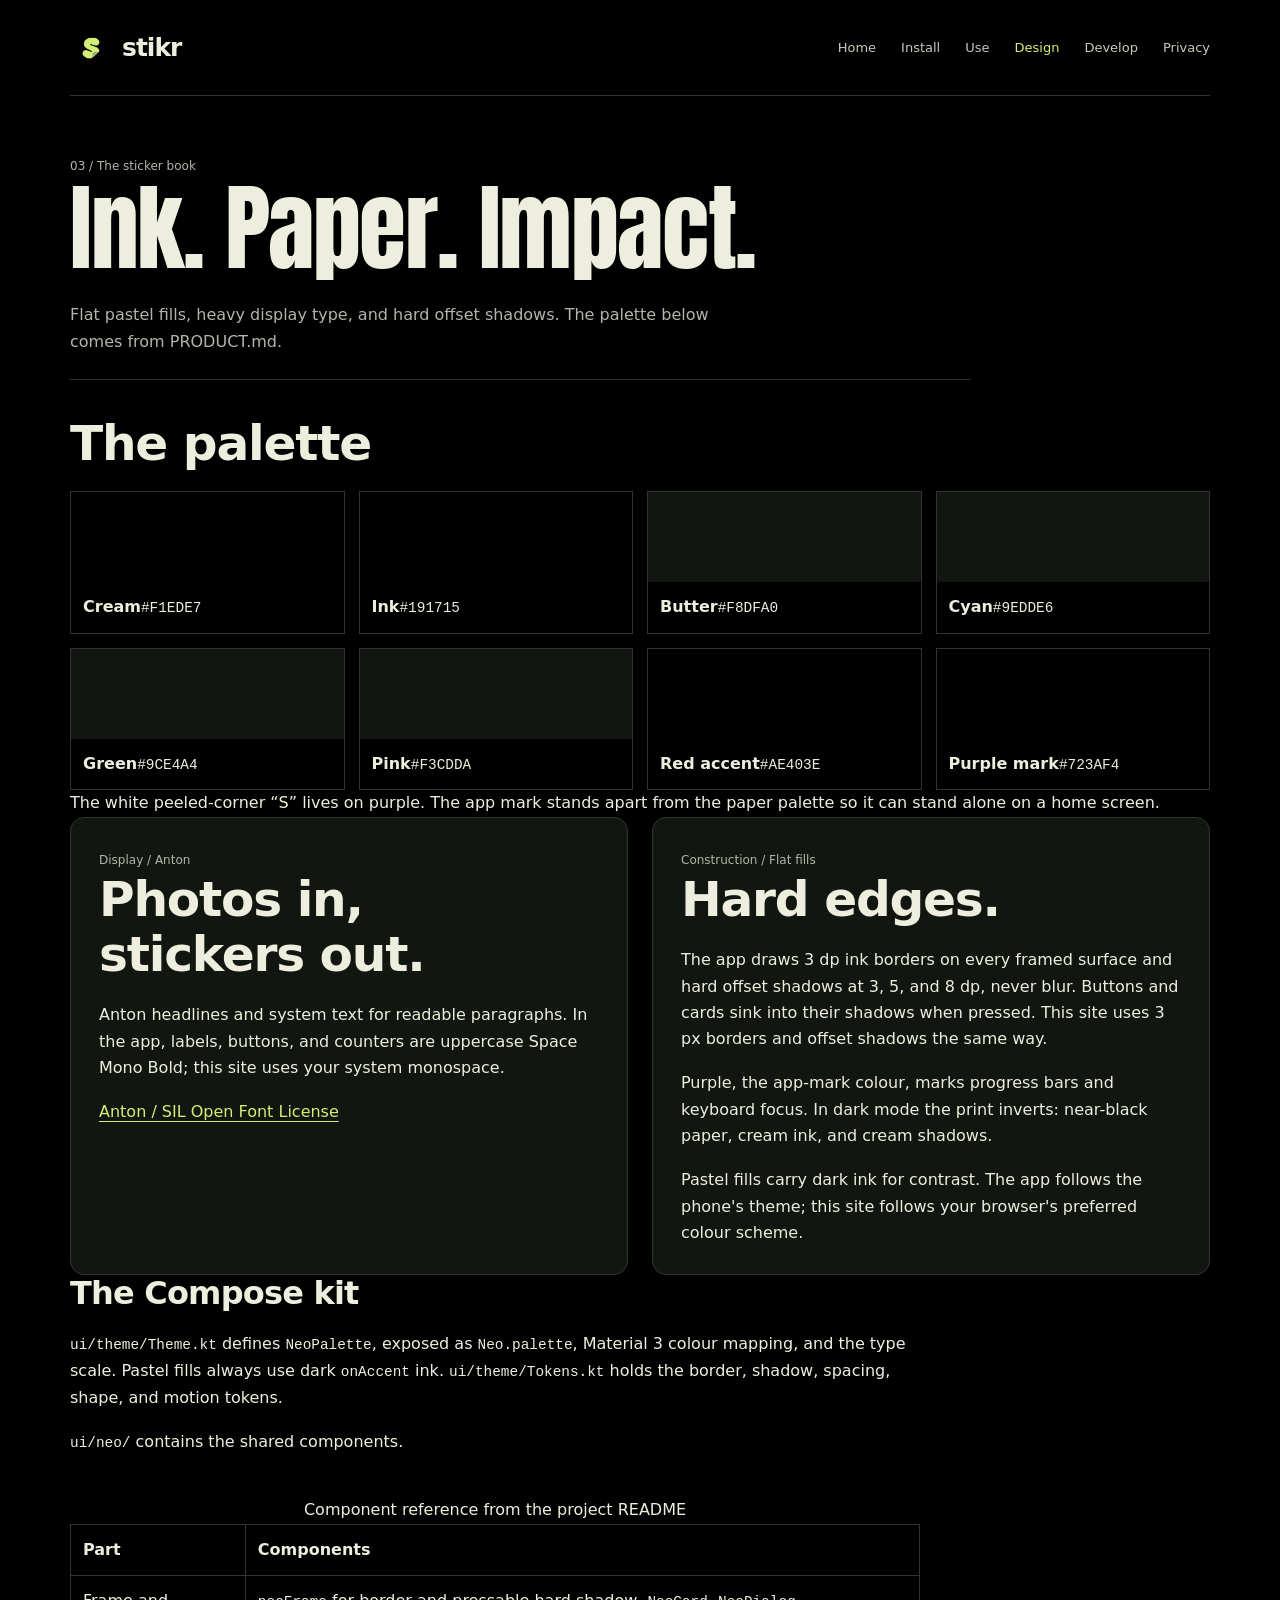
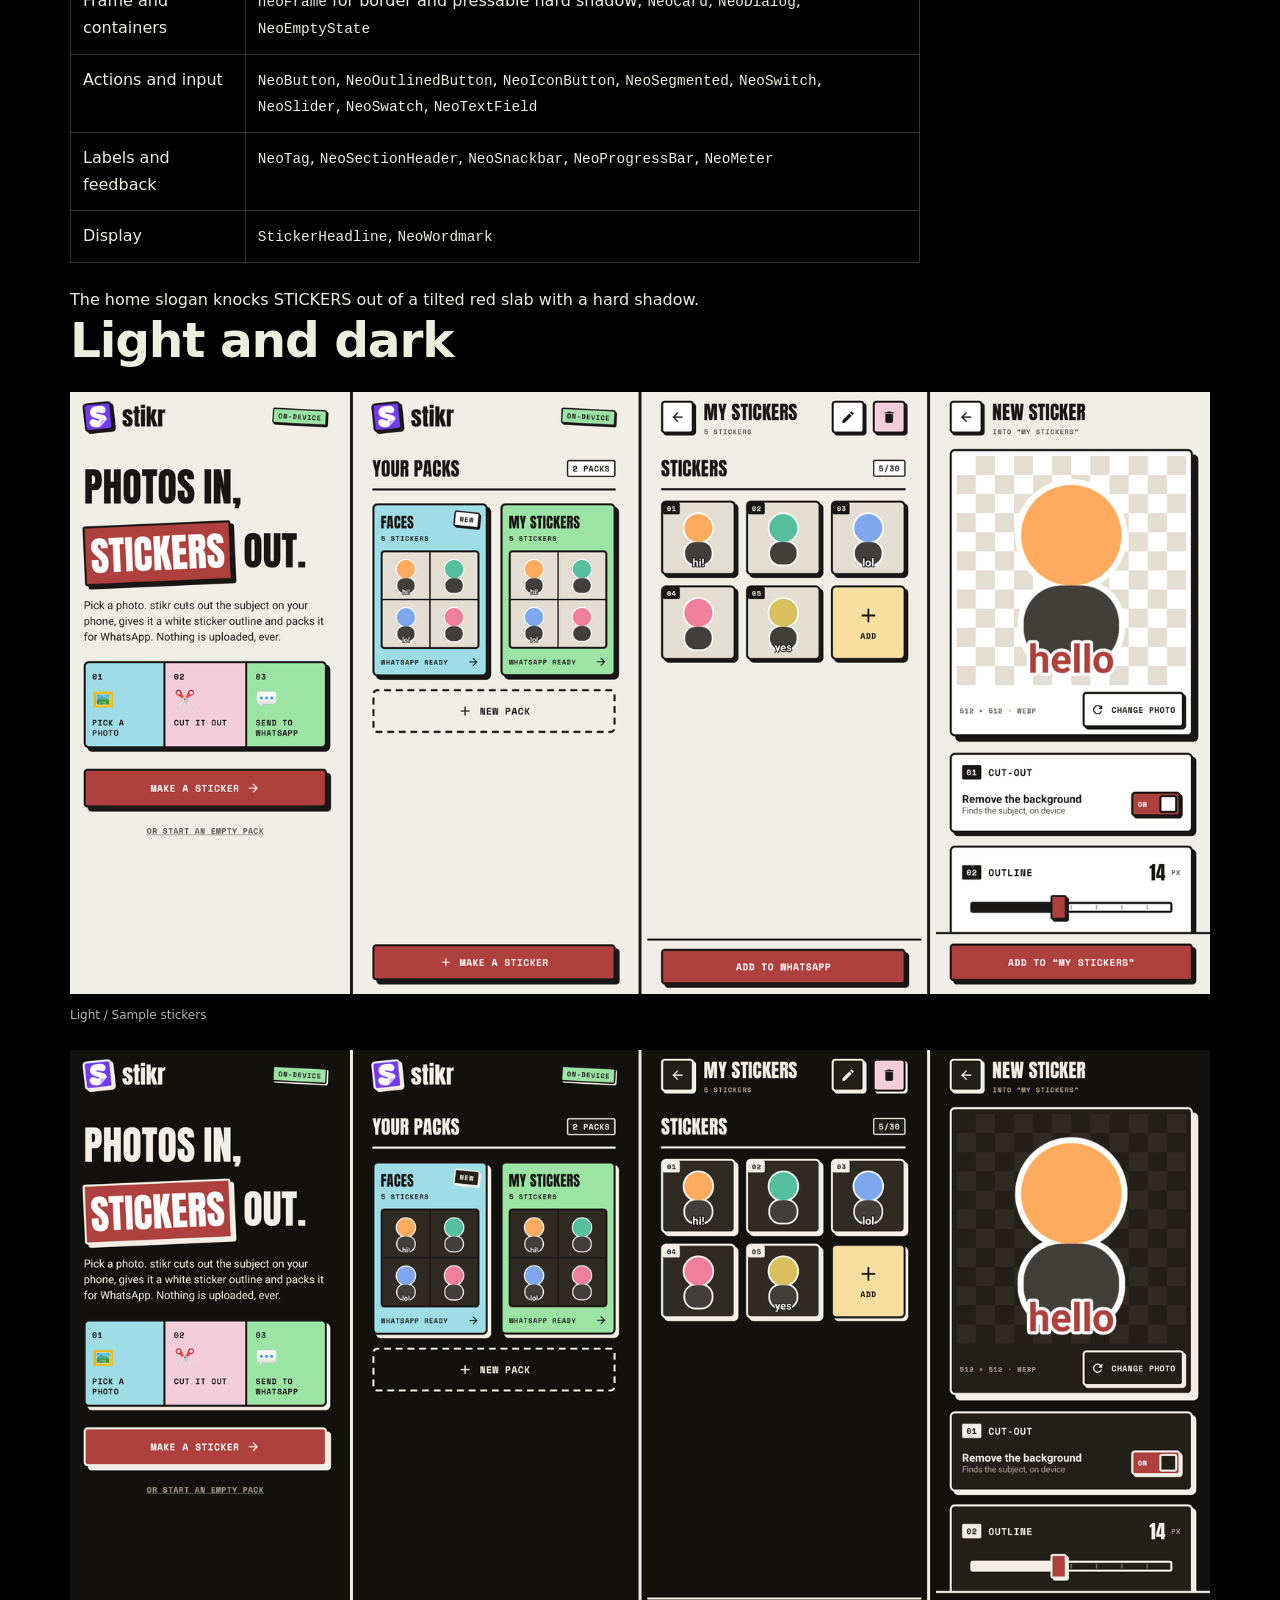
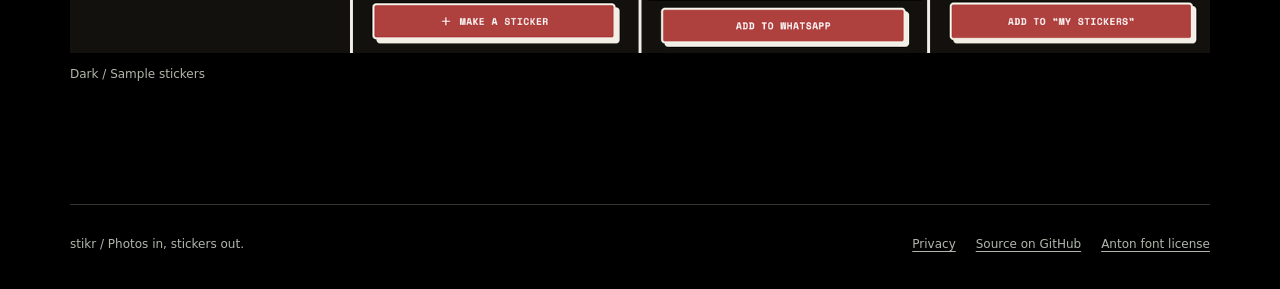
<file: docs/site/design.html>
<!doctype html>
<html lang="en">
<head>
<meta charset="utf-8">
<meta name="viewport" content="width=device-width, initial-scale=1">
<meta name="description" content="The stikr sticker-book palette, Anton typography, hard borders and shadows, and Compose component reference.">
<meta name="color-scheme" content="light dark">
<title>Design system | stikr</title>
<link rel="icon" href="assets/logo.png" type="image/png">
<link rel="stylesheet" href="style.css">
</head>
<body>
<a class="skip" href="#main">Skip to content</a>
<header><a class="brand" href="index.html"><img src="assets/logo.png" alt="" width="44" height="44">stikr</a><nav aria-label="Main navigation"><a href="index.html">Home</a><a href="install.html">Install</a><a href="use.html">Use</a><a href="design.html" aria-current="page">Design</a><a href="develop.html">Develop</a><a href="privacy.html">Privacy</a></nav></header>
<main id="main" tabindex="-1">
<div class="page-head"><span class="label">03 / The sticker book</span><h1>Ink. Paper. Impact.</h1><p>Flat pastel fills, heavy display type, and hard offset shadows. The palette below comes from PRODUCT.md.</p></div>
<section aria-labelledby="palette"><h2 id="palette">The palette</h2><div class="swatches"><div class="swatch"><i class="cream" aria-hidden="true"></i><div><strong>Cream</strong><code>#F1EDE7</code></div></div><div class="swatch"><i class="ink" aria-hidden="true"></i><div><strong>Ink</strong><code>#191715</code></div></div><div class="swatch"><i class="butter" aria-hidden="true"></i><div><strong>Butter</strong><code>#F8DFA0</code></div></div><div class="swatch"><i class="cyan" aria-hidden="true"></i><div><strong>Cyan</strong><code>#9EDDE6</code></div></div><div class="swatch"><i class="green" aria-hidden="true"></i><div><strong>Green</strong><code>#9CE4A4</code></div></div><div class="swatch"><i class="pink" aria-hidden="true"></i><div><strong>Pink</strong><code>#F3CDDA</code></div></div><div class="swatch"><i class="red" aria-hidden="true"></i><div><strong>Red accent</strong><code>#AE403E</code></div></div><div class="swatch"><i class="purple" aria-hidden="true"></i><div><strong>Purple mark</strong><code>#723AF4</code></div></div></div><p>The white peeled-corner “S” lives on purple. The app mark stands apart from the paper palette so it can stand alone on a home screen.</p></section>
<section class="grid" aria-label="Type and construction"><article class="card butter"><span class="label">Display / Anton</span><h2>Photos in,<br>stickers out.</h2><p>Anton headlines and system text for readable paragraphs. In the app, labels, buttons, and counters are uppercase Space Mono Bold; this site uses your system monospace.</p><a href="licenses/anton-OFL.txt">Anton / SIL Open Font License</a></article><article class="card cyan"><span class="label">Construction / Flat fills</span><h2>Hard edges.</h2><p>The app draws 3 dp ink borders on every framed surface and hard offset shadows at 3, 5, and 8 dp, never blur. Buttons and cards sink into their shadows when pressed. This site uses 3 px borders and offset shadows the same way.</p><p>Purple, the app-mark colour, marks progress bars and keyboard focus. In dark mode the print inverts: near-black paper, cream ink, and cream shadows.</p><p>Pastel fills carry dark ink for contrast. The app follows the phone's theme; this site follows your browser's preferred colour scheme.</p></article></section>
<section class="prose" aria-labelledby="components"><h2 id="components">The Compose kit</h2><p><code>ui/theme/Theme.kt</code> defines <code>NeoPalette</code>, exposed as <code>Neo.palette</code>, Material 3 colour mapping, and the type scale. Pastel fills always use dark <code>onAccent</code> ink. <code>ui/theme/Tokens.kt</code> holds the border, shadow, spacing, shape, and motion tokens.</p><p><code>ui/neo/</code> contains the shared components.</p><div class="table-wrap"><table><caption>Component reference from the project README</caption><thead><tr><th scope="col">Part</th><th scope="col">Components</th></tr></thead><tbody><tr><td>Frame and containers</td><td><code>neoFrame</code> for border and pressable hard shadow, <code>NeoCard</code>, <code>NeoDialog</code>, <code>NeoEmptyState</code></td></tr><tr><td>Actions and input</td><td><code>NeoButton</code>, <code>NeoOutlinedButton</code>, <code>NeoIconButton</code>, <code>NeoSegmented</code>, <code>NeoSwitch</code>, <code>NeoSlider</code>, <code>NeoSwatch</code>, <code>NeoTextField</code></td></tr><tr><td>Labels and feedback</td><td><code>NeoTag</code>, <code>NeoSectionHeader</code>, <code>NeoSnackbar</code>, <code>NeoProgressBar</code>, <code>NeoMeter</code></td></tr><tr><td>Display</td><td><code>StickerHeadline</code>, <code>NeoWordmark</code></td></tr></tbody></table></div><p>The home slogan knocks STICKERS out of a tilted red slab with a hard shadow.</p></section>
<section aria-labelledby="themes"><h2 id="themes">Light and dark</h2><figure><img src="assets/screens-light.png" alt="Sample light-theme screens: home, packs, a WhatsApp-ready pack, and the sticker editor on cream paper with ink borders" width="1552" height="820" loading="lazy"><figcaption>Light / Sample stickers</figcaption></figure><figure><img src="assets/screens-dark.png" alt="Sample dark-theme screens: near-black paper with cream borders and shadows around pastel cards" width="1552" height="820" loading="lazy"><figcaption>Dark / Sample stickers</figcaption></figure></section>
</main>
<footer><p>stikr / Photos in, stickers out.</p><div><a href="privacy.html">Privacy</a><a href="https://github.com/mrduhlol/stikr">Source on GitHub</a><a href="licenses/anton-OFL.txt">Anton font license</a></div></footer>
</body>
</html>
</file>
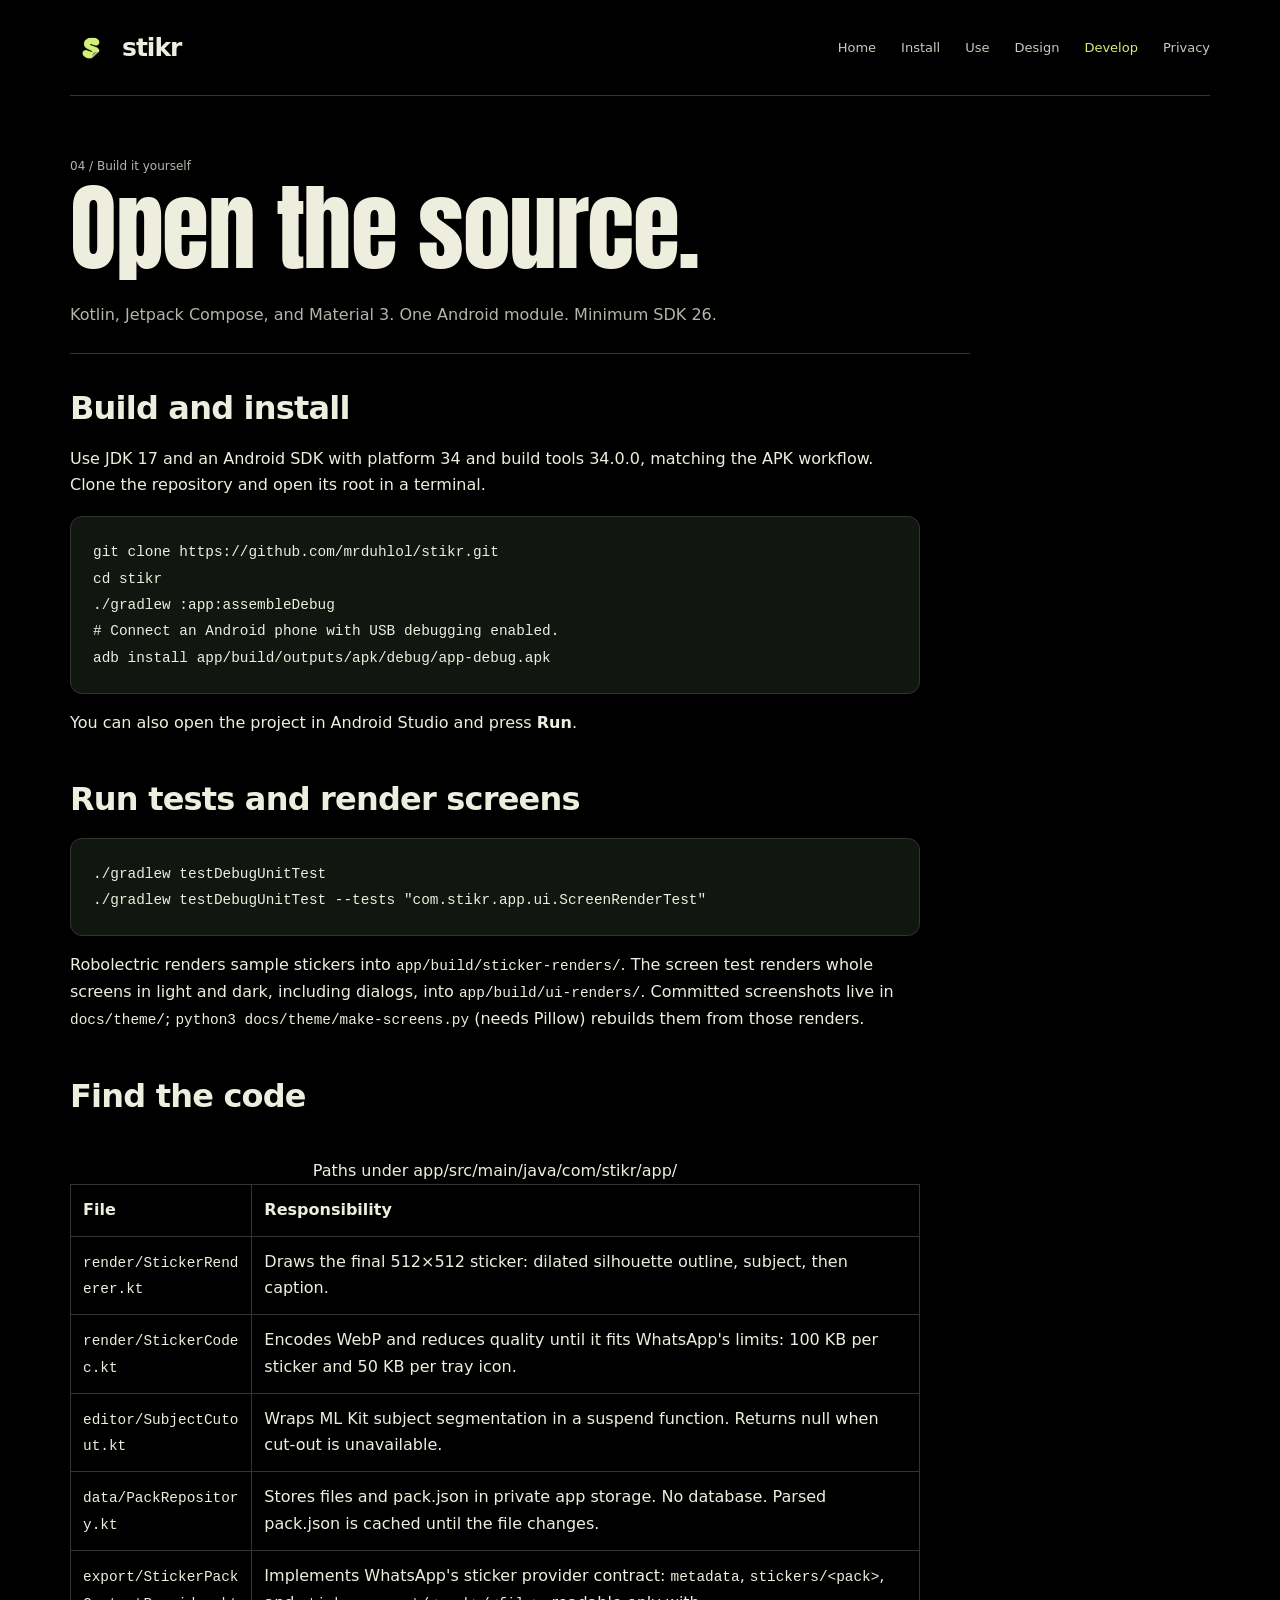
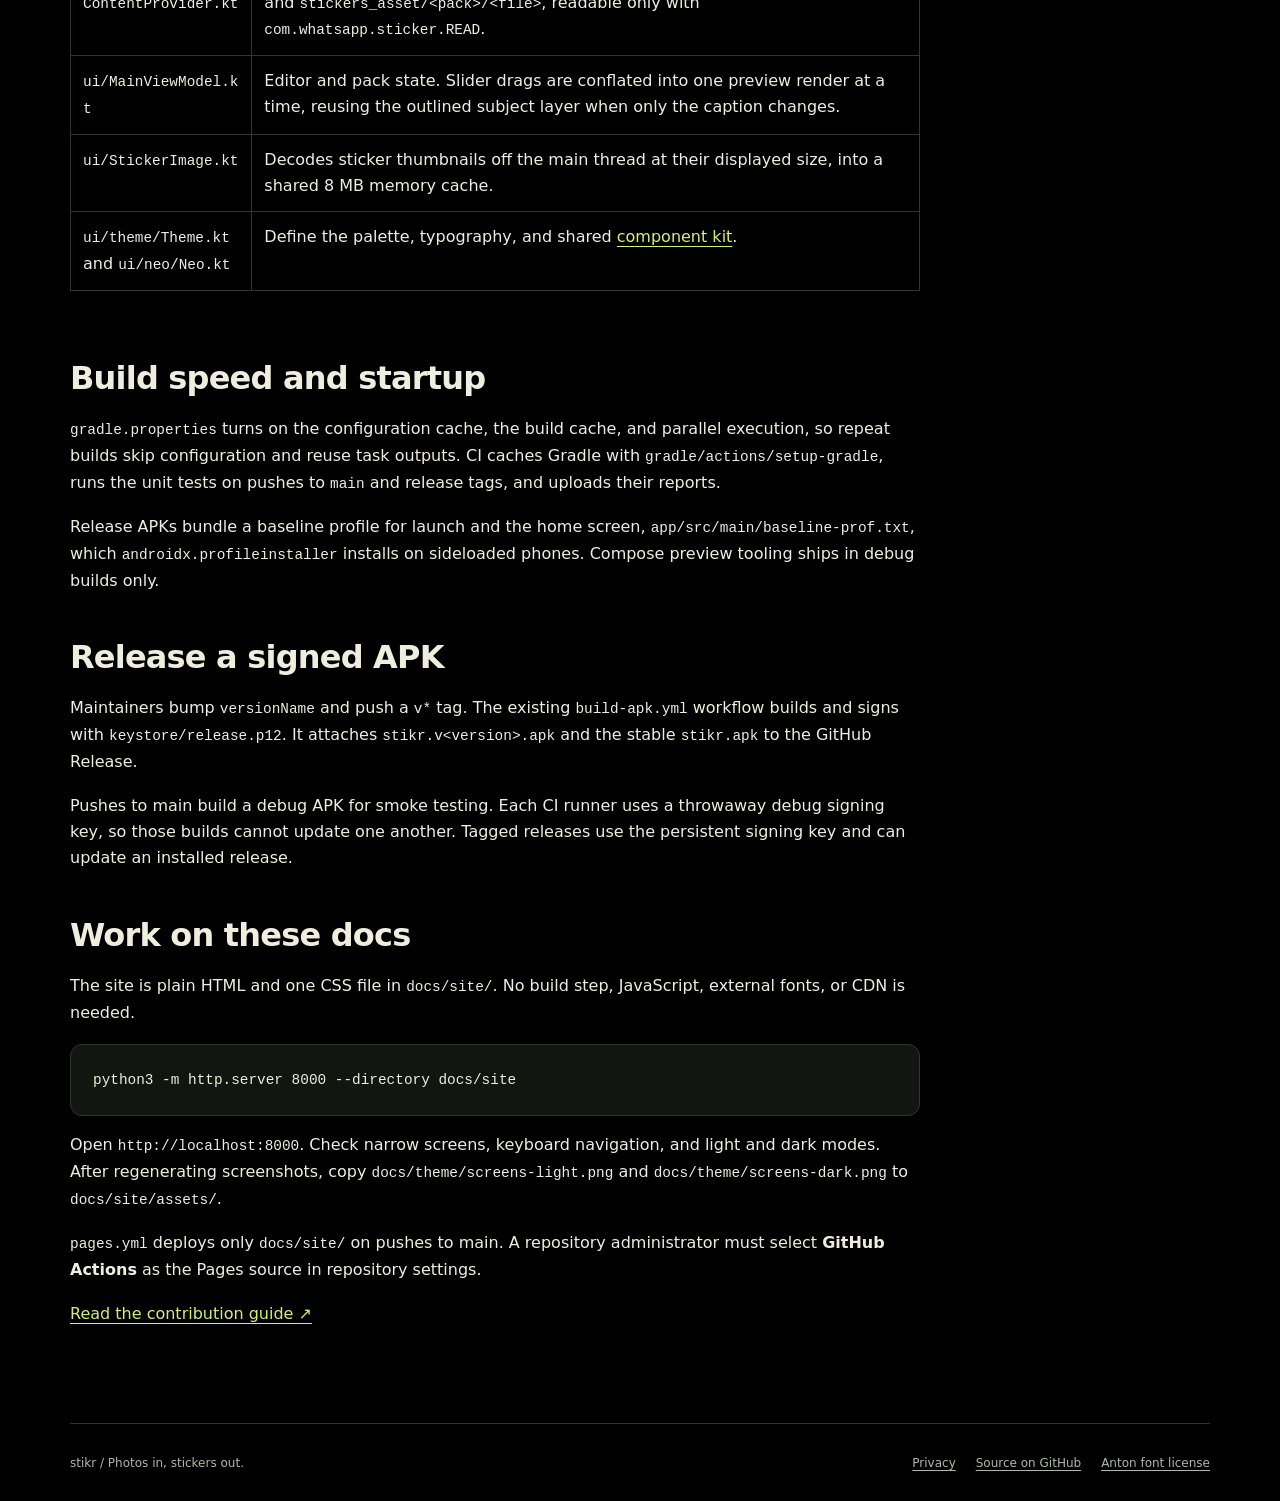
<file: docs/site/develop.html>
<!doctype html>
<html lang="en">
<head>
<meta charset="utf-8">
<meta name="viewport" content="width=device-width, initial-scale=1">
<meta name="description" content="Build the Kotlin and Jetpack Compose Android app, run tests and screen renders, and understand the tagged release flow.">
<meta name="color-scheme" content="light dark">
<title>Develop stikr | stikr</title>
<link rel="icon" href="assets/logo.png" type="image/png">
<link rel="stylesheet" href="style.css">
</head>
<body>
<a class="skip" href="#main">Skip to content</a>
<header><a class="brand" href="index.html"><img src="assets/logo.png" alt="" width="44" height="44">stikr</a><nav aria-label="Main navigation"><a href="index.html">Home</a><a href="install.html">Install</a><a href="use.html">Use</a><a href="design.html">Design</a><a href="develop.html" aria-current="page">Develop</a><a href="privacy.html">Privacy</a></nav></header>
<main id="main" tabindex="-1">
<div class="page-head"><span class="label">04 / Build it yourself</span><h1>Open the source.</h1><p>Kotlin, Jetpack Compose, and Material 3. One Android module. Minimum SDK 26.</p></div>
<div class="prose"><section><h2>Build and install</h2><p>Use JDK 17 and an Android SDK with platform 34 and build tools 34.0.0, matching the APK workflow. Clone the repository and open its root in a terminal.</p><pre><code>git clone https://github.com/mrduhlol/stikr.git
cd stikr
./gradlew :app:assembleDebug
# Connect an Android phone with USB debugging enabled.
adb install app/build/outputs/apk/debug/app-debug.apk</code></pre><p>You can also open the project in Android Studio and press <strong>Run</strong>.</p></section>
<section><h2>Run tests and render screens</h2><pre><code>./gradlew testDebugUnitTest
./gradlew testDebugUnitTest --tests "com.stikr.app.ui.ScreenRenderTest"</code></pre><p>Robolectric renders sample stickers into <code>app/build/sticker-renders/</code>. The screen test renders whole screens in light and dark, including dialogs, into <code>app/build/ui-renders/</code>. Committed screenshots live in <code>docs/theme/</code>; <code>python3 docs/theme/make-screens.py</code> (needs Pillow) rebuilds them from those renders.</p></section>
<section><h2>Find the code</h2><div class="table-wrap"><table><caption>Paths under app/src/main/java/com/stikr/app/</caption><thead><tr><th scope="col">File</th><th scope="col">Responsibility</th></tr></thead><tbody>
<tr><td><code>render/StickerRenderer.kt</code></td><td>Draws the final 512×512 sticker: dilated silhouette outline, subject, then caption.</td></tr><tr><td><code>render/StickerCodec.kt</code></td><td>Encodes WebP and reduces quality until it fits WhatsApp's limits: 100 KB per sticker and 50 KB per tray icon.</td></tr><tr><td><code>editor/SubjectCutout.kt</code></td><td>Wraps ML Kit subject segmentation in a suspend function. Returns null when cut-out is unavailable.</td></tr><tr><td><code>data/PackRepository.kt</code></td><td>Stores files and pack.json in private app storage. No database. Parsed pack.json is cached until the file changes.</td></tr><tr><td><code>export/StickerPackContentProvider.kt</code></td><td>Implements WhatsApp's sticker provider contract: <code>metadata</code>, <code>stickers/&lt;pack&gt;</code>, and <code>stickers_asset/&lt;pack&gt;/&lt;file&gt;</code>, readable only with <code>com.whatsapp.sticker.READ</code>.</td></tr><tr><td><code>ui/MainViewModel.kt</code></td><td>Editor and pack state. Slider drags are conflated into one preview render at a time, reusing the outlined subject layer when only the caption changes.</td></tr><tr><td><code>ui/StickerImage.kt</code></td><td>Decodes sticker thumbnails off the main thread at their displayed size, into a shared 8 MB memory cache.</td></tr><tr><td><code>ui/theme/Theme.kt</code> and <code>ui/neo/Neo.kt</code></td><td>Define the palette, typography, and shared <a href="design.html">component kit</a>.</td></tr></tbody></table></div></section>
<section><h2>Build speed and startup</h2><p><code>gradle.properties</code> turns on the configuration cache, the build cache, and parallel execution, so repeat builds skip configuration and reuse task outputs. CI caches Gradle with <code>gradle/actions/setup-gradle</code>, runs the unit tests on pushes to <code>main</code> and release tags, and uploads their reports.</p><p>Release APKs bundle a baseline profile for launch and the home screen, <code>app/src/main/baseline-prof.txt</code>, which <code>androidx.profileinstaller</code> installs on sideloaded phones. Compose preview tooling ships in debug builds only.</p></section>
<section><h2>Release a signed APK</h2><p>Maintainers bump <code>versionName</code> and push a <code>v*</code> tag. The existing <code>build-apk.yml</code> workflow builds and signs with <code>keystore/release.p12</code>. It attaches <code>stikr.v&lt;version&gt;.apk</code> and the stable <code>stikr.apk</code> to the GitHub Release.</p><p>Pushes to main build a debug APK for smoke testing. Each CI runner uses a throwaway debug signing key, so those builds cannot update one another. Tagged releases use the persistent signing key and can update an installed release.</p></section>
<section><h2>Work on these docs</h2><p>The site is plain HTML and one CSS file in <code>docs/site/</code>. No build step, JavaScript, external fonts, or CDN is needed.</p><pre><code>python3 -m http.server 8000 --directory docs/site</code></pre><p>Open <code>http://localhost:8000</code>. Check narrow screens, keyboard navigation, and light and dark modes. After regenerating screenshots, copy <code>docs/theme/screens-light.png</code> and <code>docs/theme/screens-dark.png</code> to <code>docs/site/assets/</code>.</p><p><code>pages.yml</code> deploys only <code>docs/site/</code> on pushes to main. A repository administrator must select <strong>GitHub Actions</strong> as the Pages source in repository settings.</p><p><a href="https://github.com/mrduhlol/stikr/blob/main/CONTRIBUTING.md">Read the contribution guide ↗</a></p></section></div>
</main>
<footer><p>stikr / Photos in, stickers out.</p><div><a href="privacy.html">Privacy</a><a href="https://github.com/mrduhlol/stikr">Source on GitHub</a><a href="licenses/anton-OFL.txt">Anton font license</a></div></footer>
</body>
</html>
</file>
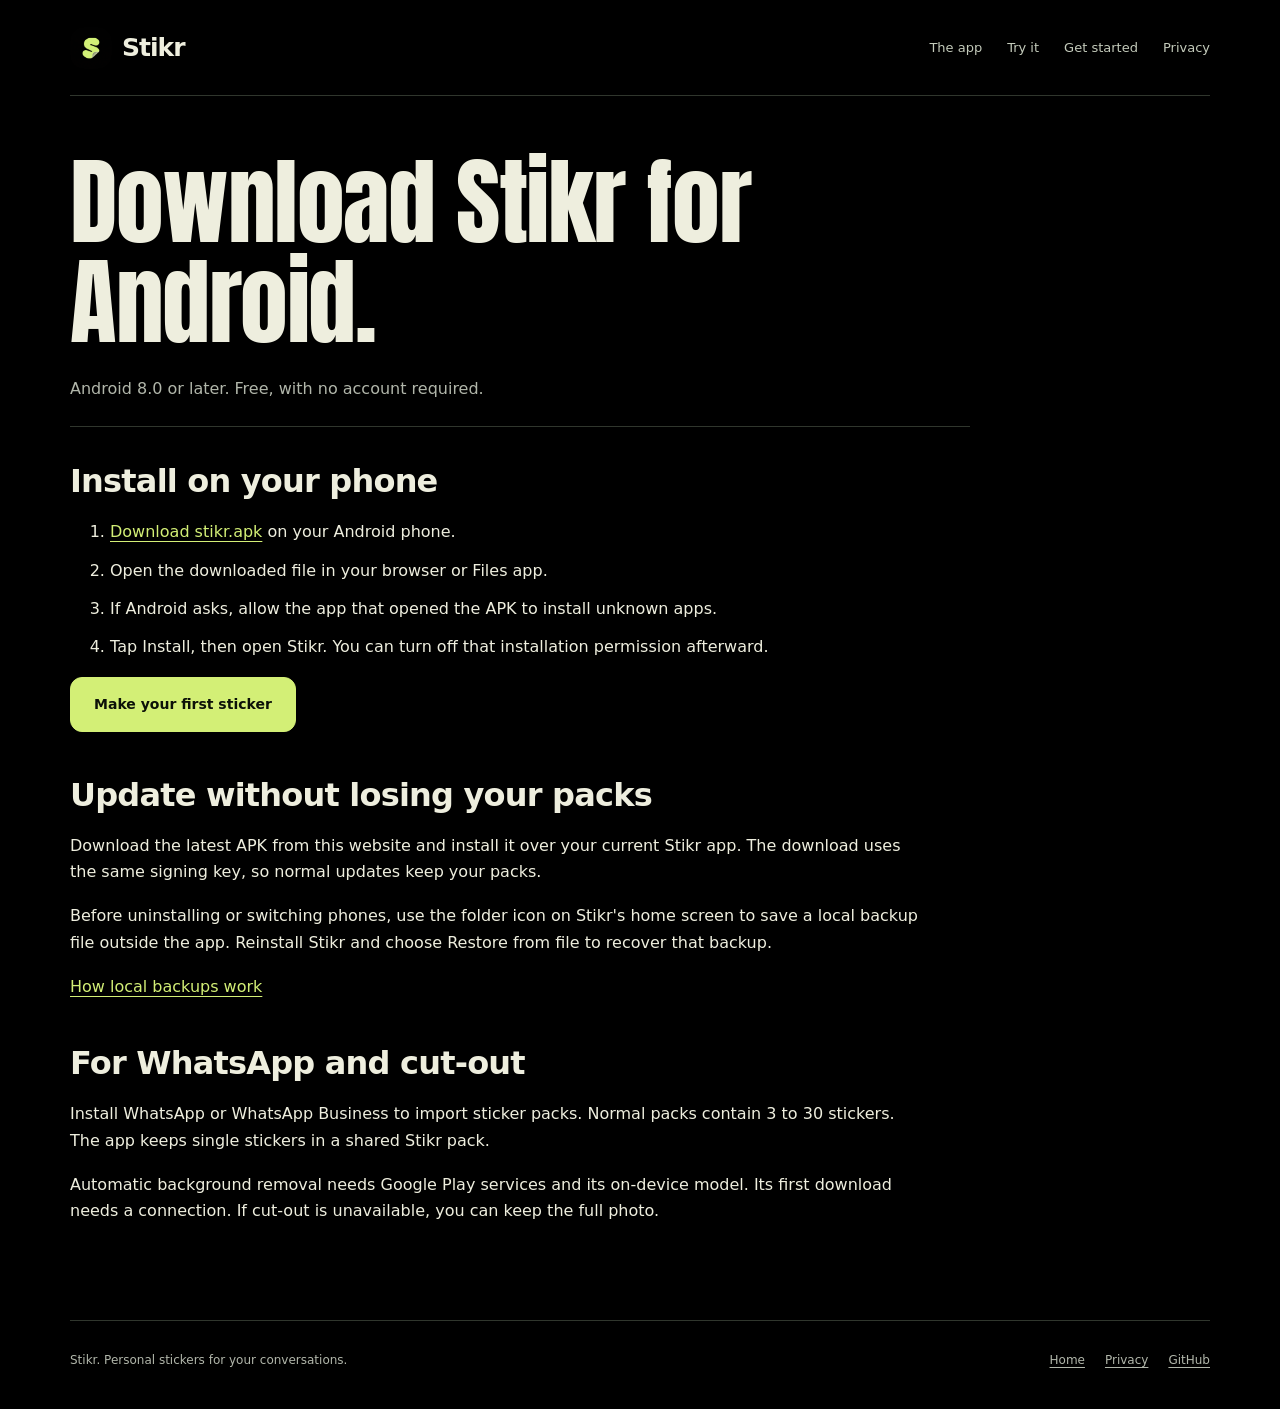
<file: docs/site/install.html>
<!doctype html><html lang="en"><head><meta charset="utf-8"><meta name="viewport" content="width=device-width,initial-scale=1"><meta name="color-scheme" content="dark"><meta name="description" content="Android 8.0 or later. Free, with no account required."><title>Install Stikr | Stikr</title><link rel="icon" href="assets/logo.png"><link rel="stylesheet" href="style.css"></head><body><a class="skip" href="#main">Skip to content</a><header><a class="brand" href="index.html"><img src="assets/logo.png" alt="" width="42" height="42">Stikr</a><nav aria-label="Main navigation"><a href="index.html#screens">The app</a><a href="index.html#demo">Try it</a><a href="install.html">Get started</a><a href="privacy.html">Privacy</a></nav></header><main id="main" tabindex="-1"><div class="page-head"><h1>Download Stikr for Android.</h1><p>Android 8.0 or later. Free, with no account required.</p></div><div class="prose"><section><h2>Install on your phone</h2><ol><li><a href="https://github.com/mrduhlol/stikr/releases/download/app/stikr.apk">Download stikr.apk</a> on your Android phone.</li><li>Open the downloaded file in your browser or Files app.</li><li>If Android asks, allow the app that opened the APK to install unknown apps.</li><li>Tap Install, then open Stikr. You can turn off that installation permission afterward.</li></ol><a class="button" href="use.html">Make your first sticker</a></section><section><h2>Update without losing your packs</h2><p>Download the latest APK from this website and install it over your current Stikr app. The download uses the same signing key, so normal updates keep your packs.</p><p>Before uninstalling or switching phones, use the folder icon on Stikr's home screen to save a local backup file outside the app. Reinstall Stikr and choose Restore from file to recover that backup.</p><a href="use.html#backup">How local backups work</a></section><section><h2>For WhatsApp and cut-out</h2><p>Install WhatsApp or WhatsApp Business to import sticker packs. Normal packs contain 3 to 30 stickers. The app keeps single stickers in a shared Stikr pack.</p><p>Automatic background removal needs Google Play services and its on-device model. Its first download needs a connection. If cut-out is unavailable, you can keep the full photo.</p></section></div></main><footer><p>Stikr. Personal stickers for your conversations.</p><div><a href="index.html">Home</a><a href="privacy.html">Privacy</a><a href="https://github.com/mrduhlol/stikr">GitHub</a></div></footer></body></html>
</file>
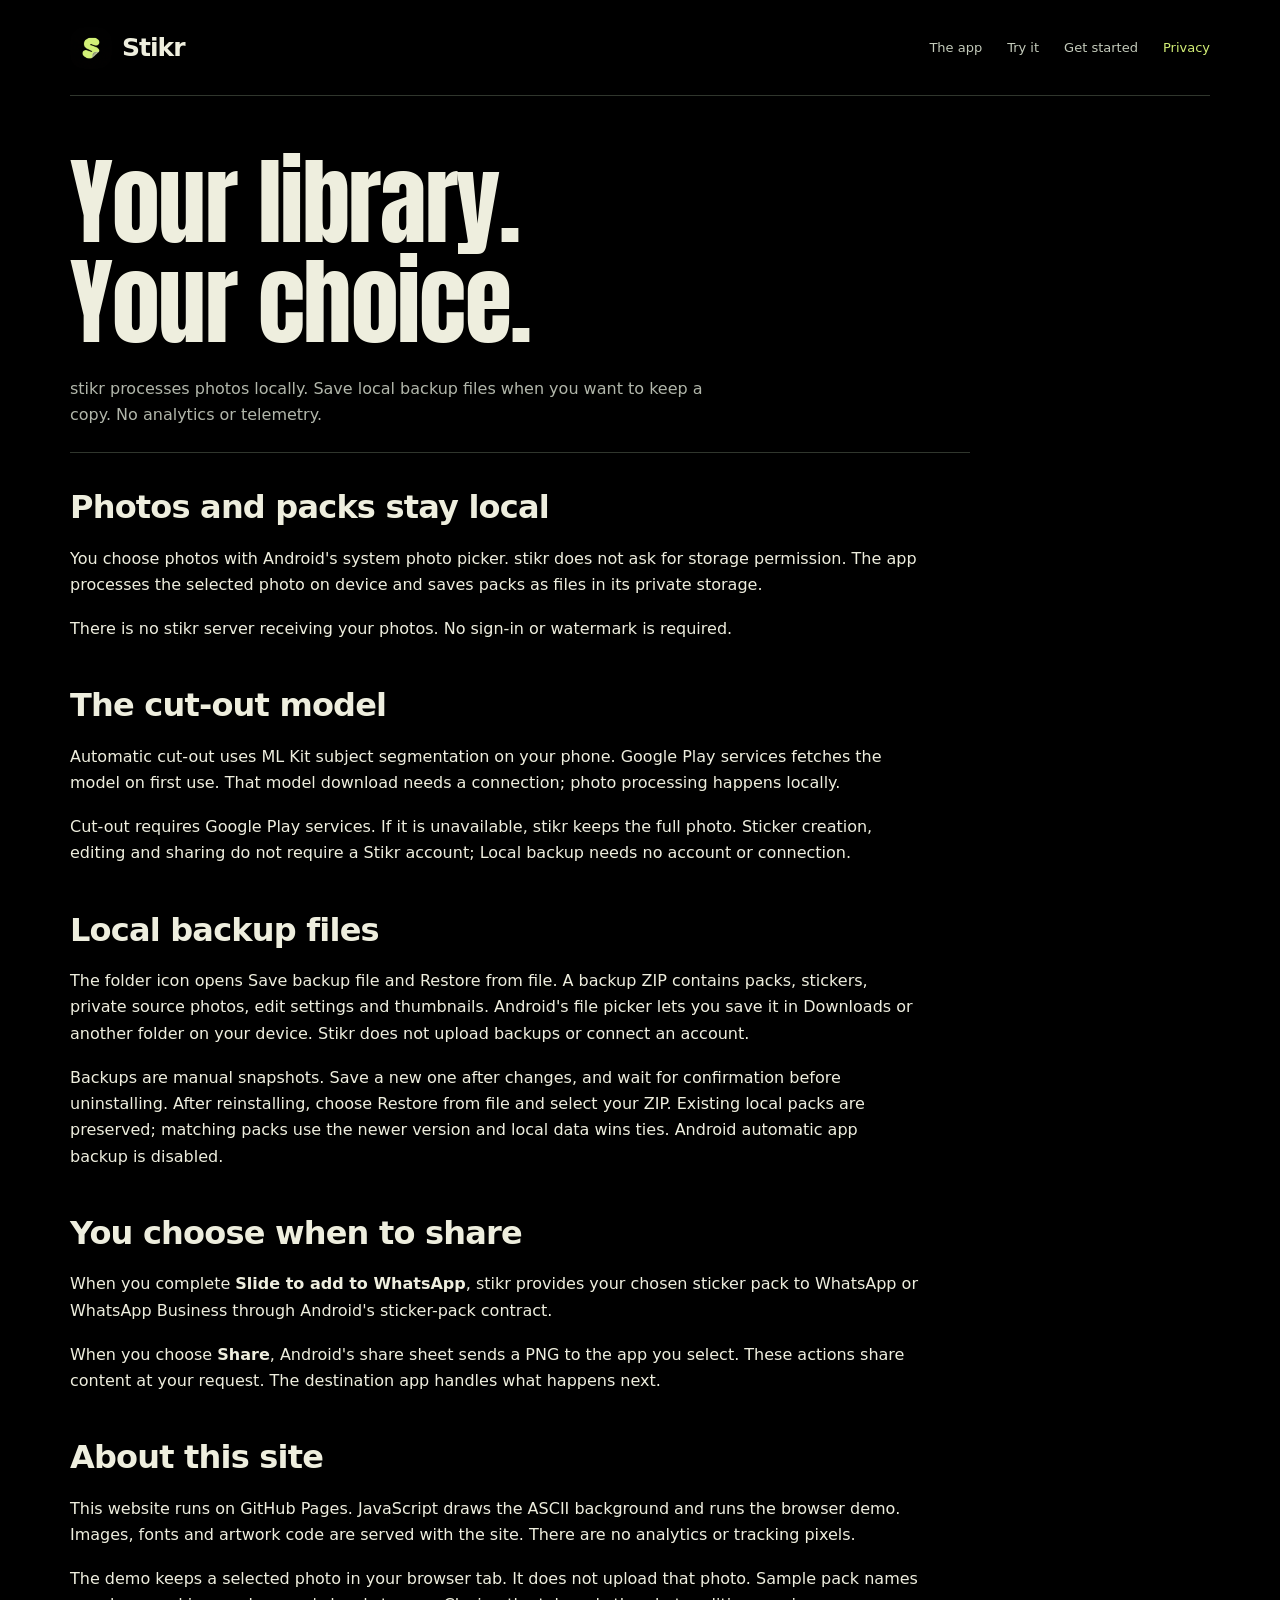
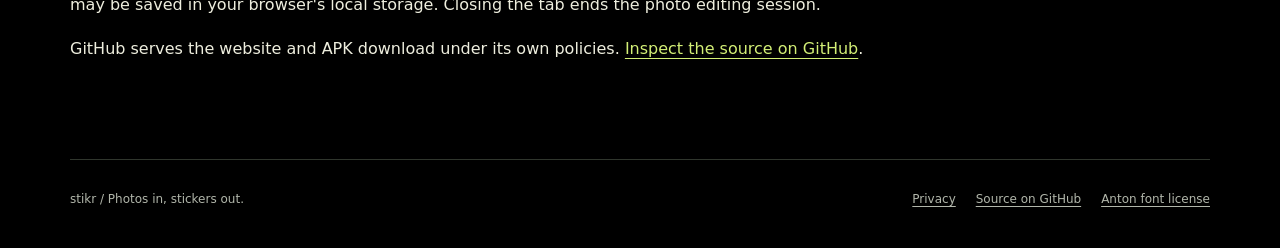
<file: docs/site/privacy.html>
<!doctype html>
<html lang="en">
<head>
<meta charset="utf-8">
<meta name="viewport" content="width=device-width, initial-scale=1">
<meta name="description" content="stikr processes photos on your phone. Backups are local files; no analytics or telemetry.">
<meta name="color-scheme" content="dark">
<title>Privacy | stikr</title>
<link rel="icon" href="assets/logo.png" type="image/png">
<link rel="stylesheet" href="style.css">
</head>
<body>
<a class="skip" href="#main">Skip to content</a>
<header><a class="brand" href="index.html"><img src="assets/logo.png" alt="" width="42" height="42">Stikr</a><nav aria-label="Main navigation"><a href="index.html#screens">The app</a><a href="index.html#demo">Try it</a><a href="install.html">Get started</a><a href="privacy.html" aria-current="page">Privacy</a></nav></header>
<main id="main" tabindex="-1">
<div class="page-head"><h1>Your library.<br>Your choice.</h1><p>stikr processes photos locally. Save local backup files when you want to keep a copy. No analytics or telemetry.</p></div>
<div class="prose"><section><h2>Photos and packs stay local</h2><p>You choose photos with Android's system photo picker. stikr does not ask for storage permission. The app processes the selected photo on device and saves packs as files in its private storage.</p><p>There is no stikr server receiving your photos. No sign-in or watermark is required.</p></section>
<section><h2>The cut-out model</h2><p>Automatic cut-out uses ML Kit subject segmentation on your phone. Google Play services fetches the model on first use. That model download needs a connection; photo processing happens locally.</p><p>Cut-out requires Google Play services. If it is unavailable, stikr keeps the full photo. Sticker creation, editing and sharing do not require a Stikr account; Local backup needs no account or connection.</p></section>
<section><h2>Local backup files</h2><p>The folder icon opens Save backup file and Restore from file. A backup ZIP contains packs, stickers, private source photos, edit settings and thumbnails. Android's file picker lets you save it in Downloads or another folder on your device. Stikr does not upload backups or connect an account.</p><p>Backups are manual snapshots. Save a new one after changes, and wait for confirmation before uninstalling. After reinstalling, choose Restore from file and select your ZIP. Existing local packs are preserved; matching packs use the newer version and local data wins ties. Android automatic app backup is disabled.</p></section>
<section><h2>You choose when to share</h2><p>When you complete <strong>Slide to add to WhatsApp</strong>, stikr provides your chosen sticker pack to WhatsApp or WhatsApp Business through Android's sticker-pack contract.</p><p>When you choose <strong>Share</strong>, Android's share sheet sends a PNG to the app you select. These actions share content at your request. The destination app handles what happens next.</p></section>
<section><h2>About this site</h2><p>This website runs on GitHub Pages. JavaScript draws the ASCII background and runs the browser demo. Images, fonts and artwork code are served with the site. There are no analytics or tracking pixels.</p><p>The demo keeps a selected photo in your browser tab. It does not upload that photo. Sample pack names may be saved in your browser's local storage. Closing the tab ends the photo editing session.</p><p>GitHub serves the website and APK download under its own policies. <a href="https://github.com/mrduhlol/stikr">Inspect the source on GitHub</a>.</p></section></div>
</main>
<footer><p>stikr / Photos in, stickers out.</p><div><a href="privacy.html">Privacy</a><a href="https://github.com/mrduhlol/stikr">Source on GitHub</a><a href="licenses/anton-OFL.txt">Anton font license</a></div></footer>
</body>
</html>
</file>
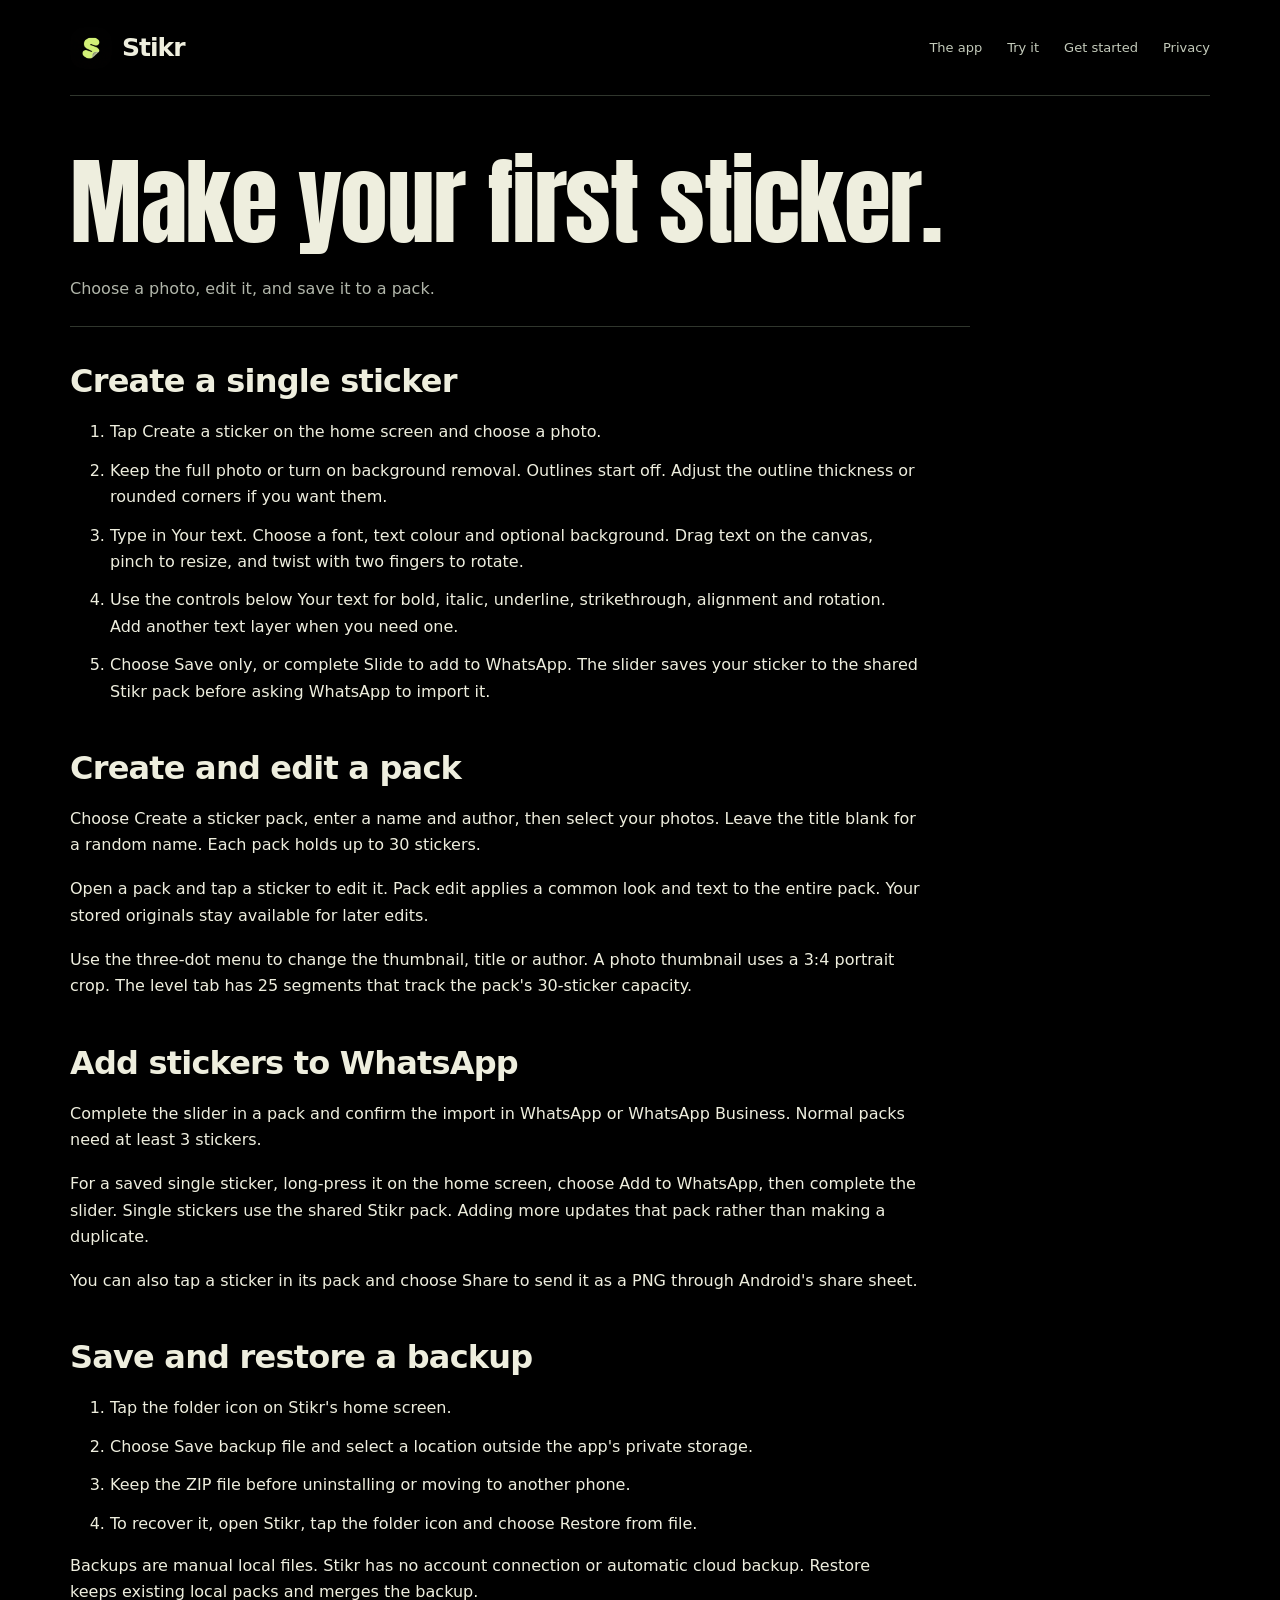
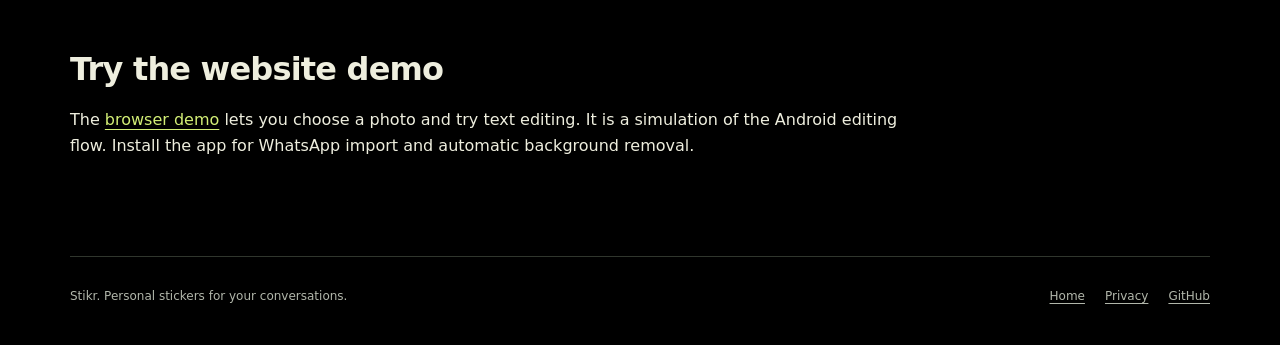
<file: docs/site/use.html>
<!doctype html><html lang="en"><head><meta charset="utf-8"><meta name="viewport" content="width=device-width,initial-scale=1"><meta name="color-scheme" content="dark"><meta name="description" content="Choose a photo, edit it, and save it to a pack."><title>Stikr guide | Stikr</title><link rel="icon" href="assets/logo.png"><link rel="stylesheet" href="style.css"></head><body><a class="skip" href="#main">Skip to content</a><header><a class="brand" href="index.html"><img src="assets/logo.png" alt="" width="42" height="42">Stikr</a><nav aria-label="Main navigation"><a href="index.html#screens">The app</a><a href="index.html#demo">Try it</a><a href="install.html">Get started</a><a href="privacy.html">Privacy</a></nav></header><main id="main" tabindex="-1"><div class="page-head"><h1>Make your first sticker.</h1><p>Choose a photo, edit it, and save it to a pack.</p></div><div class="prose"><section><h2>Create a single sticker</h2><ol><li>Tap Create a sticker on the home screen and choose a photo.</li><li>Keep the full photo or turn on background removal. Outlines start off. Adjust the outline thickness or rounded corners if you want them.</li><li>Type in Your text. Choose a font, text colour and optional background. Drag text on the canvas, pinch to resize, and twist with two fingers to rotate.</li><li>Use the controls below Your text for bold, italic, underline, strikethrough, alignment and rotation. Add another text layer when you need one.</li><li>Choose Save only, or complete Slide to add to WhatsApp. The slider saves your sticker to the shared Stikr pack before asking WhatsApp to import it.</li></ol></section><section><h2>Create and edit a pack</h2><p>Choose Create a sticker pack, enter a name and author, then select your photos. Leave the title blank for a random name. Each pack holds up to 30 stickers.</p><p>Open a pack and tap a sticker to edit it. Pack edit applies a common look and text to the entire pack. Your stored originals stay available for later edits.</p><p>Use the three-dot menu to change the thumbnail, title or author. A photo thumbnail uses a 3:4 portrait crop. The level tab has 25 segments that track the pack's 30-sticker capacity.</p></section><section><h2>Add stickers to WhatsApp</h2><p>Complete the slider in a pack and confirm the import in WhatsApp or WhatsApp Business. Normal packs need at least 3 stickers.</p><p>For a saved single sticker, long-press it on the home screen, choose Add to WhatsApp, then complete the slider. Single stickers use the shared Stikr pack. Adding more updates that pack rather than making a duplicate.</p><p>You can also tap a sticker in its pack and choose Share to send it as a PNG through Android's share sheet.</p></section><section id="backup"><h2>Save and restore a backup</h2><ol><li>Tap the folder icon on Stikr's home screen.</li><li>Choose Save backup file and select a location outside the app's private storage.</li><li>Keep the ZIP file before uninstalling or moving to another phone.</li><li>To recover it, open Stikr, tap the folder icon and choose Restore from file.</li></ol><p>Backups are manual local files. Stikr has no account connection or automatic cloud backup. Restore keeps existing local packs and merges the backup.</p></section><section><h2>Try the website demo</h2><p>The <a href="demo.html">browser demo</a> lets you choose a photo and try text editing. It is a simulation of the Android editing flow. Install the app for WhatsApp import and automatic background removal.</p></section></div></main><footer><p>Stikr. Personal stickers for your conversations.</p><div><a href="index.html">Home</a><a href="privacy.html">Privacy</a><a href="https://github.com/mrduhlol/stikr">GitHub</a></div></footer></body></html>
</file>
<file: docs/site/style.css>
@font-face{font-family:Anton;src:url('assets/anton_regular.ttf') format('truetype');font-weight:400;font-display:swap}
:root{color-scheme:dark;--bg:#000;--text:#eeeede;--muted:#b1b6aa;--surface:#111610;--line:#30362d;--accent:#d3ef76;--link:#d3ef76;--focus:#e4ff99;--ink:#0c1108;--paper:#000;--butter:#d3ef76;--cyan:#141c12;--green:#141c12;--pink:#151a14;--red:#d3ef76;--purple:#d3ef76;--font-sans:system-ui,-apple-system,BlinkMacSystemFont,'Segoe UI',sans-serif}
*{box-sizing:border-box}html{scroll-behavior:smooth;scroll-padding-top:100px}body{margin:0;background:var(--bg);color:var(--text);font:1rem/1.65 var(--font-sans);isolation:isolate}::selection{background:var(--accent);color:var(--ink)}a{color:var(--link);text-underline-offset:.25em}a:hover{text-decoration-thickness:2px}button,input{font:inherit}button{cursor:pointer}a:focus-visible,button:focus-visible,summary:focus-visible,input:focus-visible,iframe:focus-visible{outline:2px solid var(--focus);outline-offset:5px}img{display:block;max-width:100%;height:auto}h1,h2,h3,p{margin-top:0}h1,h2,h3{line-height:1.13;letter-spacing:-.025em}h1{font-family:Anton,sans-serif;font-weight:400;font-size:clamp(3.7rem,7.8vw,6rem);line-height:1.04;letter-spacing:-.015em;margin-bottom:24px}h2{font-size:clamp(2rem,3.8vw,3.25rem);font-weight:600;margin-bottom:20px}h3{font-size:1.35rem;font-weight:600;margin-bottom:9px}p{margin-bottom:1.1em}p:last-child{margin-bottom:0}header,main,footer{width:min(1140px,calc(100% - 64px));margin:auto;position:relative;z-index:1}header{display:flex;align-items:center;justify-content:space-between;gap:24px;min-height:96px;border-bottom:1px solid var(--line)}.brand{display:flex;align-items:center;gap:10px;color:var(--text);font-size:25px;letter-spacing:-.04em;font-weight:700;text-decoration:none}.brand img{width:42px;height:42px;border-radius:14px}nav{display:flex;gap:25px;align-items:center;flex-wrap:wrap}nav a{font-size:13px;color:#c4cbbb;text-decoration:none}nav a:hover,nav [aria-current]{color:var(--accent)}.skip{position:absolute;top:-100px;left:16px;background:var(--accent);color:var(--ink);padding:10px 18px;z-index:20}.skip:focus{top:8px}main{padding:56px 0 96px}section{scroll-margin-top:40px}.button{display:inline-flex;align-items:center;justify-content:center;gap:10px;padding:15px 23px;border-radius:12px;border:1px solid var(--accent);background:var(--accent);color:var(--ink);text-decoration:none;font-size:14px;font-weight:650;min-height:52px;transition:transform .16s ease,background .16s ease}.button:hover{background:#e0f99a;transform:translateY(-1px)}.button.secondary{background:#121810;border-color:#48563a;color:var(--text)}.button.secondary:hover{background:#20291a}.button svg,.inline-icon{width:19px;height:19px;fill:none;stroke:currentColor;stroke-width:1.8;stroke-linecap:round;stroke-linejoin:round;flex-shrink:0}.actions{display:flex;flex-wrap:wrap;gap:12px;margin:29px 0 17px}.label,.small{font-size:12px;color:var(--muted)}.intro{font-size:18px;line-height:1.7;color:#c4cbbb;max-width:43ch}.landing .hero{display:grid;grid-template-columns:1.12fr .88fr;align-items:center;gap:75px;min-height:690px;padding-bottom:65px}.hero-copy{padding-bottom:36px}.hero-art{position:relative;display:flex;justify-content:center;padding:10px 0}.hero-phone{width:270px;border-radius:24px;border:1px solid #48533e;background:#11180f;box-shadow:0 24px 65px #0009;transform:rotate(4deg)}.hero-caption{position:absolute;bottom:-28px;font-size:11px;color:var(--muted);text-align:center}.trustline{display:flex;gap:11px;flex-wrap:wrap;font-size:12px;color:#b6c1aa;margin-top:18px}.trustline span+span:before{content:'·';margin-right:11px;color:#87937c}.section-block{padding:84px 0;border-top:1px solid var(--line)}.section-heading{max-width:660px;margin-bottom:36px}.section-heading p{font-size:16px;color:var(--muted);max-width:55ch}.screenshot-strip{display:grid;grid-template-columns:repeat(3,minmax(0,1fr));gap:38px;max-width:900px;margin:0 auto}.screen{margin:0;min-width:0}.screen img{width:100%;border-radius:20px;border:1px solid #3d4835;background:#151b12}.screen figcaption{font-size:13px;margin:15px 0 0;color:#c1cbb7;text-align:center}.screen-note{font-size:11px;color:var(--muted);text-align:center;margin-top:24px}.feature-layout{display:grid;grid-template-columns:.85fr 1.15fr;gap:90px}.feature-layout h2{max-width:11ch}.feature-rows{border-top:1px solid var(--line)}.feature-row{padding:25px 0;border-bottom:1px solid var(--line)}.feature-row p{font-size:14px;color:var(--muted);max-width:52ch}.demo-layout{display:grid;grid-template-columns:1fr 1fr;gap:90px;align-items:start}.demo-copy{position:sticky;top:40px}.demo-copy p{max-width:44ch;color:var(--muted)}.demo-actions{display:flex;flex-direction:column;gap:12px;align-items:flex-start;margin:28px 0}.demo-actions button{min-height:46px;padding:12px 18px;background:#141d10;color:#e0ebd0;border:1px solid #465638;border-radius:10px;text-align:left}.demo-actions button:hover{border-color:var(--accent)}.demo-boundary{padding-top:20px;border-top:1px solid var(--line);font-size:12px;line-height:1.7}.demo-stage{border:1px solid #3b4831;border-radius:24px;background:#0b100a;overflow:hidden;max-width:430px;position:relative}.demo-stage iframe{display:block;width:100%;height:790px;border:0;background:transparent}.demo-stage .demo-link{display:block;text-align:center;padding:13px;font-size:12px;background:#131d0f;color:#d9e4cc;border-top:1px solid var(--line)}.guide-layout{display:grid;grid-template-columns:.85fr 1.15fr;gap:90px}.steps{list-style:none;counter-reset:step;margin:0;padding:0}.steps li{counter-increment:step;position:relative;padding:0 0 28px 49px}.steps li:before{content:counter(step);position:absolute;left:0;top:0;display:grid;place-items:center;width:29px;height:29px;border:1px solid #52613f;border-radius:50%;color:var(--accent);font-size:12px}.steps h3{font-size:18px}.steps p{font-size:14px;color:var(--muted)}.faq{max-width:800px}.faq details{padding:22px 0;border-bottom:1px solid var(--line)}summary{cursor:pointer;font-size:16px;font-weight:550;padding-right:25px}.faq details p{font-size:14px;color:var(--muted);margin-top:17px;max-width:68ch}.final-download{padding:70px 0 25px;text-align:center;border-top:1px solid var(--line)}.final-download p{color:var(--muted)}.final-download .actions{justify-content:center}footer{border-top:1px solid var(--line);padding:30px 0 38px;display:flex;justify-content:space-between;gap:20px;flex-wrap:wrap;font-size:12px;color:var(--muted)}footer p{margin:0}footer div{display:flex;gap:20px;flex-wrap:wrap}footer a{color:var(--muted)}#jellyfish-background{position:fixed;inset:0;width:100%;height:100%;z-index:0;pointer-events:none;opacity:.18}.sticky-download{display:none}.page-head{max-width:900px;border-bottom:1px solid var(--line);padding-bottom:24px;margin-bottom:36px}.page-head p{color:var(--muted);max-width:65ch}.prose{max-width:850px}.prose section{margin-top:45px}.prose section:first-child{margin-top:0}.prose h2{font-size:2rem}.prose h3{margin-top:28px}.prose li{margin-bottom:12px}.grid{display:grid;grid-template-columns:repeat(2,minmax(0,1fr));gap:24px}.card{border:1px solid var(--line);padding:28px;border-radius:14px;background:var(--surface)}.cyan,.butter,.green,.pink{background:var(--surface);color:var(--text)}.tag{display:inline-block;font-size:12px;color:var(--muted);margin-bottom:12px}.section-top{display:flex;justify-content:space-between;gap:20px;align-items:baseline;margin-bottom:24px}figure{margin:24px 0}figcaption{font-size:12px;color:var(--muted);margin-top:12px}code{font-size:.9em;overflow-wrap:anywhere}pre{padding:22px;background:var(--surface);border:1px solid var(--line);border-radius:12px;overflow:auto}pre code{white-space:pre;overflow-wrap:normal}table{width:100%;border-collapse:collapse;margin:24px 0}th,td{border:1px solid var(--line);padding:12px;text-align:left;vertical-align:top}.table-wrap{overflow:auto}.swatches{display:grid;grid-template-columns:repeat(4,1fr);gap:14px}.swatch{border:1px solid var(--line)}.swatch i{display:block;height:90px}.swatch div{padding:12px}.notice{padding:20px;background:var(--surface);border:1px solid var(--line);border-radius:12px}*{scrollbar-color:#48543b #080b06;scrollbar-width:thin}
@media(max-width:900px){.landing .hero{gap:35px}.feature-layout,.guide-layout,.demo-layout{gap:45px}.screenshot-strip{gap:24px}}
@media(max-width:650px){header,main,footer{width:calc(100% - 36px)}header{min-height:82px;gap:13px;flex-wrap:wrap;padding:15px 0}nav{gap:15px}nav a{font-size:12px}.brand{font-size:22px}.brand img{width:35px;height:35px}.landing .hero{grid-template-columns:1fr;gap:12px;min-height:0;padding-bottom:63px}.hero-copy{padding:0}.hero-art{padding:30px 0 5px}.hero-phone{width:245px;transform:rotate(2deg)}h1{font-size:clamp(3.4rem,15vw,4.7rem)}h2{font-size:2.2rem}.intro{font-size:16px}.actions{margin-top:24px}.actions .button{padding:14px 18px;font-size:13px}main{padding-top:42px;padding-bottom:65px}.section-block{padding:58px 0}.section-heading{margin-bottom:27px}.screenshot-strip{display:flex;gap:18px;overflow-x:auto;scroll-snap-type:x mandatory;padding:0 0 16px}.screen{flex:0 0 70%;scroll-snap-align:center}.feature-layout,.guide-layout,.demo-layout{grid-template-columns:1fr;gap:27px}.feature-layout h2{max-width:none}.demo-copy{position:static}.demo-actions{flex-direction:row;flex-wrap:wrap;gap:10px;margin:20px 0}.demo-actions button{font-size:12px;padding:10px 13px}.demo-stage{width:100%;max-width:430px;margin:auto}.demo-stage iframe{height:720px}.guide-layout .intro{font-size:15px}.grid{grid-template-columns:1fr}.section-top{display:block}.final-download{padding-top:48px}.has-sticky .sticky-download{display:flex;position:fixed;bottom:12px;left:18px;right:18px;z-index:10;box-shadow:0 5px 24px #0009}.landing footer{padding-bottom:98px}.swatches{grid-template-columns:repeat(2,1fr)}}
@media(prefers-reduced-motion:reduce){html{scroll-behavior:auto}.button{transition:none}.hero-phone{transform:none}}

.demo-frame-label{margin:0;padding:12px 16px;background:#172012;border-bottom:1px solid var(--line);font-size:11px;color:#c2cdb6;text-align:center}
</file>
